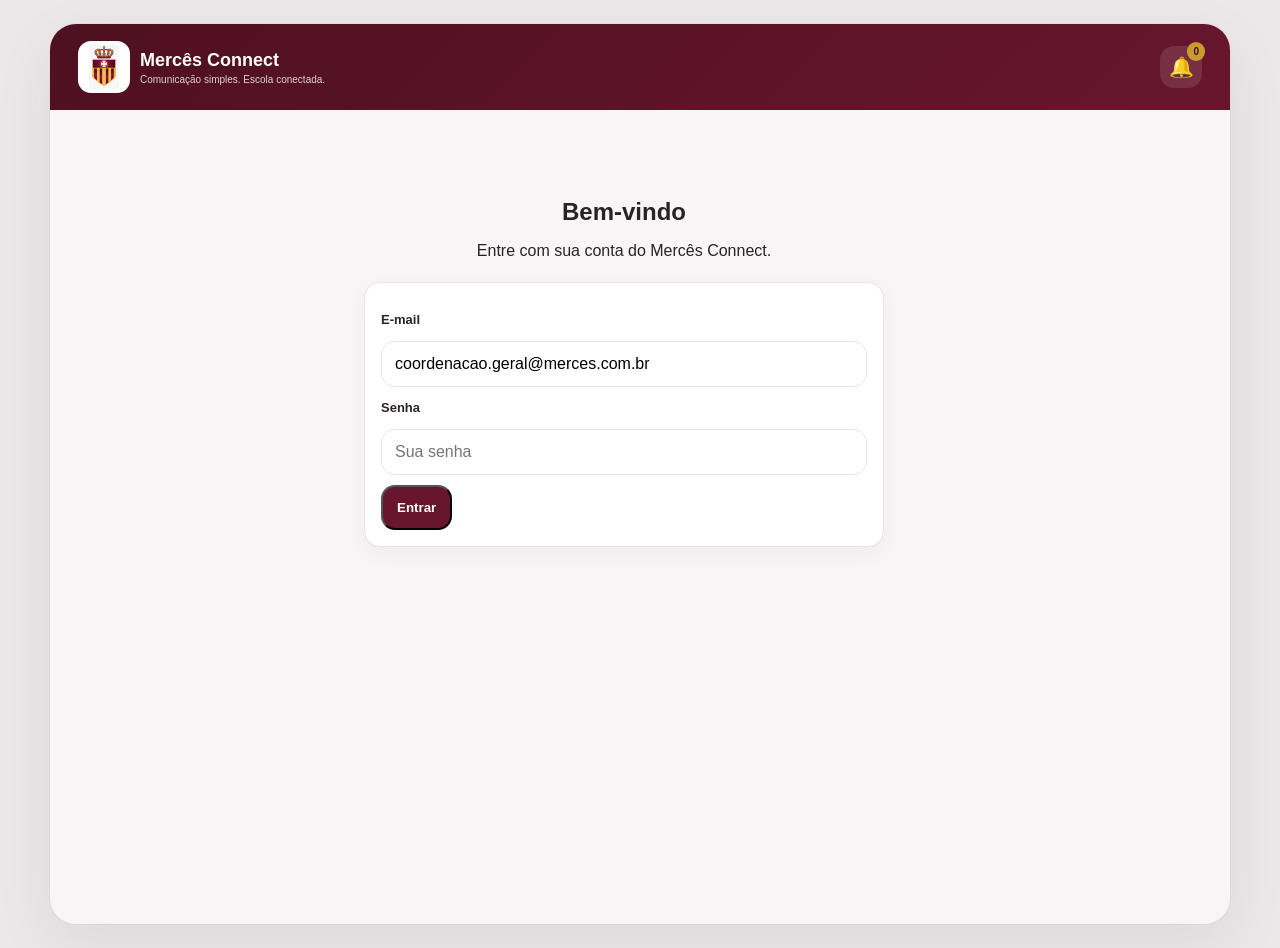
<file: index.html>
<!doctype html>
<html lang="pt-BR">
<head>
<meta charset="utf-8">
<meta name="viewport" content="width=device-width,initial-scale=1,viewport-fit=cover">
<meta name="theme-color" content="#68162d">
<title>Mercês Connect 0.9.9.4.3</title>
<style>
*{box-sizing:border-box}html,body{margin:0;min-height:100%;font-family:Arial,Helvetica,sans-serif;background:#eee9eb;color:#292326}
:root{--wine:#68162d;--wine2:#4e1021;--gold:#c99b2e;--bg:#f7f5f5;--muted:#786d71;--line:#e9e1e4}
.app{max-width:520px;min-height:100vh;margin:auto;background:var(--bg);padding-bottom:82px;box-shadow:0 0 30px #40101c20}
header{height:86px;background:linear-gradient(135deg,var(--wine2),var(--wine));display:flex;align-items:center;padding:12px 14px;color:#fff;position:sticky;top:0;z-index:5}
.logo{width:52px;height:52px;object-fit:contain;background:#fff;border-radius:13px;padding:4px}
.brand{margin-left:10px}.brand b{display:block;font-size:18px}.brand small{display:block;font-size:10px;opacity:.8;margin-top:3px}
.bell{margin-left:auto;width:42px;height:42px;border-radius:14px;background:#ffffff1c;color:#fff;display:grid;place-items:center;text-decoration:none;font-size:20px;position:relative}
.bell i{position:absolute;right:-3px;top:-4px;background:var(--gold);color:#40101c;border-radius:20px;font:700 10px Arial;padding:4px 6px}
main{padding:18px}section{display:none}#home{display:block}section:target{display:block}body:has(section:target) #home:not(:target){display:none}
.hello h1{font-size:25px;margin:3px 0 4px}.hello p,.card p{color:var(--muted);line-height:1.5;margin:0}
.student,.card,.q{background:#fff;border:1px solid var(--line);border-radius:18px;box-shadow:0 7px 22px #50152a0b}
.student{margin:17px 0;padding:13px;display:flex;align-items:center}.avatar{width:46px;height:46px;border-radius:15px;background:var(--wine);color:#fff;display:grid;place-items:center;font-weight:800}.student .info{margin-left:11px}.student b,.student small{display:block}.student small{color:var(--muted);margin-top:3px}
.switch{display:flex;background:#eee8ea;padding:4px;border-radius:14px;margin-bottom:17px}.switch a{flex:1;text-align:center;text-decoration:none;border-radius:11px;padding:9px;font-weight:700;color:var(--muted)}.switch .on{background:#fff;color:var(--wine);box-shadow:0 3px 12px #40101c12}
.quick{display:grid;grid-template-columns:1fr 1fr;gap:10px}.q{padding:15px;min-height:108px;text-decoration:none;color:#292326}.q span{font-size:11px;color:var(--muted)}.q b{font-size:27px;color:var(--wine);display:block;margin:8px 0 3px}.q strong{font-size:13px}
.section-title{display:flex;justify-content:space-between;align-items:center;margin:23px 2px 11px}.section-title h2{font-size:17px;margin:0}.link{color:var(--wine);font-weight:800;text-decoration:none;font-size:13px}
.card{padding:16px;margin-bottom:10px;text-decoration:none;color:#292326;display:block}.card h3{font-size:16px;margin:7px 0}.meta{font-size:11px;color:var(--muted)}.tag{background:#f8e9ec;color:#9b3049;padding:5px 8px;border-radius:99px;font-weight:800;margin-right:7px}
.title{display:flex;align-items:center;gap:10px;margin-bottom:16px}.title h1{font-size:22px;margin:0}.back{text-decoration:none;background:#fff;width:38px;height:38px;border-radius:12px;color:var(--wine);font-size:20px;display:grid;place-items:center}
.btn{border-radius:14px;padding:13px 14px;font-weight:800;text-decoration:none;display:block;text-align:center;margin-top:10px}.primary{background:var(--wine);color:#fff}.secondary{border:1px solid var(--line);background:#fff;color:var(--wine)}
.event{display:flex;align-items:center;gap:12px}.date{width:54px;height:56px;background:#f7eed8;color:var(--wine);border-radius:15px;display:grid;place-items:center;font-weight:900}.date small{font-size:9px;display:block}
textarea,input{width:100%;border:1px solid var(--line);border-radius:14px;padding:12px;margin-top:8px;font:inherit}textarea{min-height:92px}
nav{position:fixed;bottom:0;left:50%;transform:translateX(-50%);width:min(520px,100%);height:74px;background:#fffffff5;border-top:1px solid var(--line);display:grid;grid-template-columns:repeat(5,1fr);z-index:8}
nav a{text-decoration:none;color:#897c81;font-size:10px;display:flex;flex-direction:column;align-items:center;justify-content:center;gap:3px}nav a span{font-size:20px}nav a:hover,nav a:focus{color:var(--wine);font-weight:900}
.notice{background:#f7eed8;border:1px solid #ead7a5;color:#604916;border-radius:14px;padding:12px;margin-bottom:14px;font-size:13px}
@media(min-width:700px){body{padding:24px 0}.app{min-height:calc(100vh - 48px);border-radius:26px;overflow:hidden}nav{bottom:24px;border-radius:0 0 26px 26px}}

.login-screen{padding:8px 0 20px}.login-screen .login-brand{text-align:center;margin:18px 0 22px}
.login-screen .login-brand h1{margin:8px 0 5px}.login-screen label{display:block;font-weight:800;font-size:13px;margin:13px 0 6px}
.login-screen input{width:100%;border:1px solid var(--line);border-radius:14px;padding:13px;font:inherit}
.login-status{background:#f7eed8;border:1px solid #ead7a5;color:#604916;border-radius:14px;padding:12px;margin-top:12px;font-size:13px}
.login-status.error{background:#fdeaea;border-color:#f3c6c6;color:#8a2634}.hide{display:none!important}
.sessionbar{display:flex;justify-content:space-between;align-items:center;gap:8px;margin:0 2px 14px}.sessionbar small{color:var(--muted)}
.sessionbar button{border:0;background:none;color:var(--wine);font-weight:800;padding:6px}
.db-loading{background:#f7eed8;border:1px solid #ead7a5;color:#604916;border-radius:14px;padding:12px;margin-bottom:10px}

.mc-form label{display:block;font-weight:800;font-size:13px;margin:12px 0 6px}
.mc-form input,.mc-form textarea,.mc-form select{width:100%;border:1px solid var(--line);border-radius:14px;padding:13px;font:inherit;background:#fff;color:#292326}
.mc-form textarea{min-height:120px;resize:vertical}
.mc-form .row{display:grid;grid-template-columns:1fr 1fr;gap:10px}
.mc-feedback{border-radius:14px;padding:12px;margin-top:12px;font-size:13px}
.mc-feedback.ok{background:#eaf6ef;border:1px solid #c8e7d4;color:#24623e}
.mc-feedback.err{background:#fdeaea;border:1px solid #f3c6c6;color:#8a2634}


.read-actions{display:flex;gap:8px;align-items:center;margin-top:12px}
.read-actions .btn{margin-top:0;flex:1}
.read-state{font-size:12px;color:var(--muted);margin-top:8px}
.read-state.ok{color:#24623e;font-weight:800}

.confirm-summary{display:grid;grid-template-columns:1fr 1fr;gap:10px;margin:10px 0 14px}
.confirm-metric{background:#fff;border:1px solid var(--line);border-radius:16px;padding:14px}
.confirm-metric b{display:block;font-size:24px;color:var(--wine);margin:5px 0}
.confirm-list{display:grid;gap:9px}
.confirm-row{background:#fff;border:1px solid var(--line);border-radius:14px;padding:12px}
.confirm-row strong{display:block;margin-bottom:4px}.confirm-row small{color:var(--muted)}

.mc-msg-list{display:grid;gap:10px}
.mc-msg-row{background:#fff;border:1px solid var(--line);border-radius:16px;padding:13px}
.mc-msg-row.responsavel{border-left:4px solid var(--wine)}
.mc-msg-row.escola{border-left:4px solid #c99b2e}
.mc-msg-row strong{display:block;margin-bottom:4px}
.mc-msg-row small{color:var(--muted)}
.mc-msg-row p{margin:7px 0 0}
.mc-msg-head{display:flex;align-items:flex-start;justify-content:space-between;gap:10px}
.mc-msg-delete{border:0;background:#fff3f3;color:#8a2634;border-radius:10px;padding:6px 9px;font-size:12px;font-weight:700;cursor:pointer}
.mc-msg-delete:hover{background:#fde3e3}
.mc-msg-tools{display:flex;gap:8px;align-items:center;flex-wrap:wrap}
.mc-msg-tools select{width:auto;min-width:150px;padding:8px 10px}
.mc-msg-tools .btn{width:auto;padding:9px 12px;margin:0}
.mc-chip{display:inline-block;padding:4px 8px;border-radius:999px;background:#f7eed8;color:#6b5218;font-size:10px;font-weight:800;margin-right:6px}
.inbox-list{display:grid;gap:10px}.inbox-item{display:block;background:#fff;border:1px solid var(--line);border-radius:17px;padding:14px;text-decoration:none;color:inherit}.inbox-top{display:flex;justify-content:space-between;gap:10px}.inbox-item h3{margin:5px 0}.inbox-item p{white-space:nowrap;overflow:hidden;text-overflow:ellipsis}.inbox-dot{width:10px;height:10px;border-radius:50%;background:var(--wine);margin-top:5px}
.notif-list{display:grid;gap:10px}.notif-item{display:block;background:#fff;border:1px solid var(--line);border-radius:16px;padding:13px;text-decoration:none;color:inherit}.notif-item.unread{border-left:4px solid var(--wine)}.notif-item h3{margin:5px 0 4px;font-size:15px}.notif-item p{margin:4px 0;color:var(--muted)}.notif-item small{color:var(--muted)}.notif-type{display:inline-block;padding:4px 8px;border-radius:999px;background:#f7eed8;color:#6b5218;font-size:10px;font-weight:800}
.agenda-list{display:grid;gap:10px}
.agenda-card{background:#fff;border:1px solid var(--line);border-radius:16px;padding:14px}
.agenda-date{display:flex;justify-content:space-between;gap:10px;align-items:flex-start}
.agenda-date strong{color:var(--wine)}
.agenda-form label{display:block;font-weight:800;font-size:13px;margin:12px 0 6px}
.agenda-form input,.agenda-form textarea,.agenda-form select{width:100%;border:1px solid var(--line);border-radius:14px;padding:12px;font:inherit;background:#fff}
.agenda-form textarea{min-height:90px}

/* === 0.6.6: layout responsivo para desktop sem alterar a lógica === */
@media (min-width: 900px){
  body{
    background:#ece8ea;
  }

  /* corrige a regra antiga que prendia o menu no rodapé em telas largas */
  nav{
    bottom:auto !important;
    border-radius:0 !important;
  }

  .app{
    max-width:1180px !important;
    min-height:100vh;
    margin:0 auto;
    background:var(--bg);
    box-shadow:0 0 0 1px rgba(0,0,0,.03),0 20px 60px rgba(40,20,30,.08);
    padding-bottom:24px !important;
  }

  header{
    position:sticky;
    top:0;
    z-index:20;
    min-height:84px;
    padding:16px 28px !important;
  }

  main{
    padding:22px 32px 28px !important;
  }

  /* Conteúdo ganha largura de sistema web */
  main > section{
    max-width:none !important;
  }

  /* Cards e atalhos aproveitam melhor a tela */
  .quick{
    grid-template-columns:repeat(4,minmax(0,1fr)) !important;
    gap:14px !important;
  }

  .grid{
    grid-template-columns:repeat(3,minmax(0,1fr)) !important;
    gap:14px !important;
  }

  .card,
  .agenda-card,
  .inbox-item,
  .notif-item,
  .mc-msg-row{
    border-radius:16px;
  }

  /* Escola fica com visual de dashboard */
  #escola .quick{
    grid-template-columns:repeat(4,minmax(0,1fr)) !important;
  }

  /* Comunicação / agenda em colunas quando há espaço */
  #mcComunicados,
  #mcRespComunicados,
  #mcAvisosReais,
  #mcAgendaLista,
  #mcInbox,
  #mcNotifList{
    width:100%;
  }

  #mcComunicados > .card,
  #mcRespComunicados > .card,
  #mcAvisosReais > .card{
    margin-bottom:14px;
  }

  .agenda-list,
  .inbox-list,
  .notif-list{
    grid-template-columns:repeat(2,minmax(0,1fr)) !important;
    gap:14px !important;
  }

  /* Formulários deixam de parecer tela estreita de celular */
  .mc-form,
  .agenda-form{
    max-width:820px;
  }

  .mc-form .row{
    grid-template-columns:repeat(2,minmax(0,1fr)) !important;
    gap:14px;
  }

  /* Caixa de conversa mais confortável no PC */
  #chat .card,
  #conversas-escola .card{
    max-width:900px;
  }

  .mc-msg-list{
    max-width:900px;
  }

  /* 0.9.9.4: navegação desktop horizontal, logo abaixo do cabeçalho */
  nav{
    position:relative !important;
    left:auto !important;
    transform:none !important;
    top:auto !important;
    bottom:auto !important;
    width:100% !important;
    height:62px !important;
    display:flex !important;
    align-items:center;
    justify-content:center;
    gap:7px;
    padding:8px 32px !important;
    border:0 !important;
    border-bottom:1px solid var(--line) !important;
    border-radius:0 !important;
    background:rgba(255,255,255,.97) !important;
    box-shadow:0 8px 22px rgba(45,25,35,.06);
    z-index:19;
    backdrop-filter:blur(8px);
  }

  nav a,
  nav button{
    min-height:44px;
    width:auto !important;
    flex:0 1 auto;
    display:flex !important;
    flex-direction:row !important;
    align-items:center;
    justify-content:center;
    gap:8px;
    border-radius:12px;
    padding:9px 15px !important;
    text-align:center;
    font-size:12px !important;
    font-weight:700;
    color:#6f6267;
    transition:.18s ease;
  }

  nav a span,
  nav button span{
    margin:0 !important;
    min-width:auto !important;
    font-size:18px !important;
    line-height:1;
  }

  nav a:hover,
  nav a:focus,
  nav a.mc-nav-active{
    background:#f6ecef !important;
    color:var(--wine) !important;
    font-weight:900;
  }

  nav a.mc-nav-active{
    box-shadow:inset 0 0 0 1px #ead9df;
  }

  #appMain{
    padding-left:32px !important;
    padding-right:32px !important;
  }

  #loginMain{
    padding-left:0 !important;
  }

  /* Login centralizado e mais elegante no desktop */
  #loginMain .login-screen{
    max-width:520px;
    margin:40px auto;
  }

  /* títulos respiram mais */
  .title h1,
  .hello h1{
    font-size:28px !important;
  }
}

@media (min-width: 1200px){
  .agenda-list,
  .inbox-list,
  .notif-list{
    grid-template-columns:repeat(3,minmax(0,1fr)) !important;
  }
}


/* 0.6.6.1 mobile performance */
@media (max-width:899px){
  main > section:not(.active){
    content-visibility:auto;
    contain-intrinsic-size:700px;
  }
}


.admin-grid{display:grid;grid-template-columns:repeat(2,minmax(0,1fr));gap:10px;margin:14px 0}
.admin-metric{background:#fff;border:1px solid var(--line);border-radius:16px;padding:14px}
.admin-metric small{color:var(--muted);font-size:11px;font-weight:800}
.admin-metric b{display:block;color:var(--wine);font-size:28px;margin-top:6px}
.admin-list{display:grid;gap:10px}.admin-row{background:#fff;border:1px solid var(--line);border-radius:15px;padding:13px}
.admin-row strong{display:block;margin-bottom:4px}.admin-row small{color:var(--muted)}
.admin-tabs{display:flex;gap:8px;flex-wrap:wrap;margin:14px 0}
.admin-tabs button{border:1px solid var(--line);background:#fff;color:var(--wine);border-radius:999px;padding:9px 13px;font-weight:800}
.admin-tabs button.on{background:var(--wine);color:#fff;border-color:var(--wine)}
.admin-panel{display:none}.admin-panel.on{display:block}
.admin-form label{display:block;font-weight:800;font-size:13px;margin:12px 0 6px}
.admin-form select{width:100%;border:1px solid var(--line);border-radius:13px;padding:12px;background:#fff;font:inherit}
.admin-note{background:#f7eed8;border:1px solid #ead7a5;color:#604916;border-radius:14px;padding:12px;margin:10px 0;font-size:13px}
@media(min-width:900px){.admin-grid{grid-template-columns:repeat(4,minmax(0,1fr))}}


.prof-grid{display:grid;grid-template-columns:repeat(2,minmax(0,1fr));gap:10px;margin:14px 0}
.prof-card{background:#fff;border:1px solid var(--line);border-radius:16px;padding:14px}
.prof-card b{display:block;color:var(--wine);font-size:24px;margin-top:5px}
@media(min-width:900px){.prof-grid{grid-template-columns:repeat(3,minmax(0,1fr))}}


.aprov-list{display:grid;gap:12px}.aprov-card{background:#fff;border:1px solid var(--line);border-radius:16px;padding:15px}.aprov-card h3{margin:7px 0}.aprov-actions{display:flex;gap:8px;flex-wrap:wrap;margin-top:12px}.aprov-actions .btn{margin-top:0;flex:1}.badge-wait,.badge-ok,.badge-no{display:inline-block;padding:5px 8px;border-radius:999px;font-size:10px;font-weight:800}.badge-wait{background:#fff3cd;color:#7a5a00}.badge-ok{background:#e8f5ec;color:#24623e}.badge-no{background:#fdeaea;color:#8a2634}
.batch-box{background:#fff;border:1px solid var(--line);border-radius:16px;padding:15px;margin:12px 0}.batch-box textarea{min-height:180px}.batch-preview{display:grid;gap:7px;margin-top:12px}.batch-name{padding:9px 11px;background:#f7f7f7;border-radius:10px;font-size:13px}.batch-summary{font-weight:800;color:var(--wine);margin-top:10px}
.aluno-actions{display:flex;gap:7px;flex-wrap:wrap;margin-top:9px}
.aluno-move-box{display:none;gap:7px;align-items:center;margin-top:9px}
.aluno-move-box.on{display:flex}
.aluno-move-box select{flex:1;min-width:170px}
.aluno-feedback{font-size:12px;margin-top:7px;color:var(--muted)}

.resp-tools{display:grid;gap:10px;margin-bottom:14px}
.resp-link-card{background:#fff;border:1px solid var(--line);border-radius:16px;padding:14px}
.resp-children{display:flex;gap:6px;flex-wrap:wrap;margin-top:8px}
.resp-child{display:inline-flex;align-items:center;gap:6px;background:#f7f7f7;border-radius:999px;padding:6px 9px;font-size:12px}
.resp-child button{border:0;background:transparent;color:var(--wine);font-weight:900;cursor:pointer}
@media(min-width:900px){.resp-tools{grid-template-columns:1fr 1fr}}

.prof-tools{display:grid;gap:10px;margin-bottom:14px}
.prof-link-card{background:#fff;border:1px solid var(--line);border-radius:16px;padding:14px}
.prof-turmas{display:flex;gap:6px;flex-wrap:wrap;margin-top:8px}
.prof-turma{display:inline-flex;align-items:center;gap:6px;background:#f7f7f7;border-radius:999px;padding:6px 9px;font-size:12px}
.prof-turma button{border:0;background:transparent;color:var(--wine);font-weight:900;cursor:pointer}
.prof-actions{display:flex;gap:8px;flex-wrap:wrap;margin-top:10px}
@media(min-width:900px){.prof-tools{grid-template-columns:1fr 1fr}}

.profile-choice{max-width:620px;margin:34px auto}
.profile-choice h1{text-align:center;margin-bottom:6px}
.profile-choice>p{text-align:center;color:var(--muted);margin-bottom:18px}
.profile-options{display:grid;gap:10px}
.profile-option{width:100%;border:1px solid var(--line);background:#fff;border-radius:17px;padding:16px;text-align:left;cursor:pointer;font:inherit}
.profile-option strong{display:block;color:var(--wine);font-size:16px;margin-bottom:4px}
.profile-option small{color:var(--muted)}
.orientation-hidden{display:none!important}

.turma-form{display:grid;gap:10px;margin-bottom:14px}
.turma-row{background:#fff;border:1px solid var(--line);border-radius:16px;padding:14px}
.turma-actions{display:flex;gap:8px;flex-wrap:wrap;margin-top:10px}
.turma-edit-box{display:none;gap:8px;grid-template-columns:1fr 150px auto auto;margin-top:10px;align-items:end}
.turma-edit-box.on{display:grid}
@media(max-width:650px){.turma-edit-box{grid-template-columns:1fr}.turma-form{grid-template-columns:1fr}}
@media(min-width:700px){.turma-form{grid-template-columns:1fr 180px auto}}

.dest-box{border:1px solid var(--line);border-radius:14px;padding:12px;margin-top:8px;background:#fff}
.dest-all{display:flex;align-items:center;gap:9px;font-weight:800;padding-bottom:9px;border-bottom:1px solid var(--line)}
.dest-list{display:grid;grid-template-columns:repeat(2,minmax(0,1fr));gap:8px;margin-top:10px}
.dest-item{display:flex;align-items:center;gap:8px;padding:8px 9px;background:#f7f7f7;border-radius:10px;font-size:13px}
.dest-box input[type="checkbox"]{width:auto;margin:0}
@media(max-width:560px){.dest-list{grid-template-columns:1fr}}
.prof-recebidos{margin-top:18px}

.segment-group{margin:18px 0}
.segment-title{display:flex;align-items:center;justify-content:space-between;gap:10px;margin:0 0 10px}
.segment-title h3{margin:0;color:var(--wine)}
.turno-group{margin:12px 0 18px}
.turno-label{font-size:12px;font-weight:900;color:var(--muted);text-transform:uppercase;letter-spacing:.04em;margin:0 0 8px}
.turma-meta-tags{display:flex;gap:6px;flex-wrap:wrap;margin-top:7px}
.turma-meta-tag{font-size:10px;font-weight:800;padding:4px 7px;border-radius:999px;background:#f2eef0;color:var(--wine)}
.coord-tools{display:grid;gap:10px}
.coord-vinculos{display:flex;gap:6px;flex-wrap:wrap;margin-top:8px}
.coord-chip{display:inline-flex;align-items:center;gap:5px;background:#f7f7f7;border-radius:999px;padding:6px 9px;font-size:12px}
.coord-chip button{border:0;background:transparent;color:var(--wine);cursor:pointer;font-weight:900}
@media(min-width:800px){.coord-tools{grid-template-columns:1fr 1fr auto}}

.agenda-tabs{display:flex;gap:8px;flex-wrap:wrap;margin:12px 0 18px}
.agenda-tabs button{border:1px solid var(--line);background:#fff;border-radius:999px;padding:9px 13px;font:inherit;font-weight:800;cursor:pointer}
.agenda-tabs button.on{background:var(--wine);color:#fff;border-color:var(--wine)}
.agenda-panel{display:none}
.agenda-panel.on{display:block}
.month-block{margin:18px 0}
.month-block h3{margin:0 0 10px;color:var(--wine)}
.circular-card{border-left:4px solid var(--wine)}
.circular-head{display:flex;justify-content:space-between;gap:10px;align-items:flex-start}
.circular-status{font-size:11px;font-weight:900;border-radius:999px;padding:5px 8px;background:#f2eef0;color:var(--wine);white-space:nowrap}
.circular-status.lida{background:#eef6ef;color:#2d6a39}
.circular-content{display:none;margin-top:12px}
.circular-content.on{display:block}

.mc-quickbar{display:grid;grid-template-columns:repeat(4,minmax(0,1fr));gap:5px;padding:2px 0 10px;margin:4px 0 14px}
.mc-quickbar a{min-width:0;display:flex;align-items:center;justify-content:center;gap:3px;text-align:center;text-decoration:none;border:1px solid var(--line);background:#fff;color:var(--wine);border-radius:10px;padding:8px 3px;font-weight:800;font-size:11px;line-height:1.15;box-shadow:0 2px 7px rgba(0,0,0,.04)}
.mc-quickbar a.mc-quick-calendar{background:var(--wine);color:#fff;border-color:var(--wine)}
@media(min-width:520px){.mc-quickbar{gap:8px}.mc-quickbar a{font-size:12px;padding:9px 6px}}
</style>
<link rel="preconnect" href="https://zvmotobhqxwngpofiyxo.supabase.co" crossorigin>
<link rel="dns-prefetch" href="https://zvmotobhqxwngpofiyxo.supabase.co">
<link rel="manifest" href="./manifest.webmanifest">
<meta name="apple-mobile-web-app-capable" content="yes">
<meta name="apple-mobile-web-app-status-bar-style" content="default">
<meta name="apple-mobile-web-app-title" content="Mercês Connect">
<link rel="apple-touch-icon" href="./icon-192.png">
</head>
<body>
<div class="app">
<header>
<img src="[data-uri]" class="logo" alt="Logo Mercês">
<div class="brand"><b>Mercês Connect</b><small>Comunicação simples. Escola conectada.</small></div>
<a class="bell" href="#central-notificacoes">🔔<i id="mcBellCount">0</i></a>
</header>
<nav id="bottomNav" class="hide"><a href="#home"><span>🏠</span>Início</a><a href="#avisos"><span>📢</span>Comunicados</a><a href="#chat"><span>💬</span>Conversas</a><a href="#agenda"><span>📅</span>Agenda</a><a href="#aprovacoes"><span>✅</span>Aprovações</a><a href="#admin"><span>⚙️</span>Admin</a><a href="#perfil"><span>👤</span>Perfil</a></nav>

<main id="loginMain">
<section id="loginReal" style="display:block">
<div class="login-screen">
  <div class="login-brand">
    <h1>Bem-vindo</h1>
    <p>Entre com sua conta do Mercês Connect.</p>
  </div>
  <div class="card">
    <label for="mcEmail">E-mail</label>
    <input id="mcEmail" type="email" value="coordenacao.geral@merces.com.br" autocomplete="username">
    <label for="mcSenha">Senha</label>
    <input id="mcSenha" type="password" placeholder="Sua senha" autocomplete="current-password">
    <button id="mcEntrar" class="btn primary" type="button">Entrar</button>
    <div id="mcStatus" class="login-status hide"></div>
  </div>
</div>
</section>
</main>
<main id="profileMain" class="hide">
<section style="display:block">
  <div class="profile-choice">
    <h1>Como deseja acessar?</h1>
    <p>Escolha o perfil que você quer usar agora.</p>
    <div id="mcProfileOptions" class="profile-options"></div>
    <button id="mcCancelarPerfil" class="btn secondary" type="button">Cancelar</button>
  </div>
</section>
</main>
<main id="appMain" class="hide">
<div id="mcQuickBar" class="mc-quickbar">
<a href="#home">⌂ Início</a>
<a href="#agenda" class="mc-quick-calendar" data-quick-agenda="calendario">📅 Calendário Anual</a>
<a href="#agenda" data-quick-agenda="circulares">📋 Circulares</a>
<a href="#chat">💬 Mensagens</a>
</div>
<section id="home">
<div class="hello"><h1>Bem-vindo(a)!</h1><p>Aqui está o que importa hoje.</p></div>

<div class="quick">
<a class="q" href="#avisos"><span>COMUNICAÇÃO</span><b id="mcComunicadosPendentes">0</b><strong id="mcComunicadosPendentesTexto">Nenhuma pendência</strong></a>
<a class="q" id="mcAbrirMensagensResp" href="#chat"><span>MENSAGENS</span><b id="mcRespUnread">0</b><strong id="mcRespUnreadText">Nenhuma nova</strong></a>
<a class="q" href="#agenda"><span>AGENDA</span><b id="mcAgendaProximos">0</b><strong>Próximos eventos</strong></a>
</div>

</section>


<section id="avisos">
  <div class="title"><a class="back" href="#home">←</a><h1>Comunicados</h1></div>
  <p>Comunicados destinados à sua turma.</p>
  <div id="mcAvisosReais"><div class="db-loading">Carregando comunicados...</div></div>
</section>




<section id="confirmado"><div class="title"><a class="back" href="#comunicado">←</a><h1>Leitura confirmada</h1></div><div class="notice">✓ Sua confirmação foi registrada nesta demonstração.</div><div class="card"><h3>Reunião de Pais e Responsáveis</h3><p>Obrigado por confirmar a leitura.</p></div></section>
<section id="resposta"><div class="title"><a class="back" href="#comunicado">←</a><h1>Resposta enviada</h1></div><div class="notice">Mensagem enviada na demonstração.</div></section>




<section id="conversas-escola"><div class="title"><a class="back" href="#escola">←</a><h1>Caixa de Conversas</h1></div><p>Mensagens recentes organizadas por aluno.</p><div id="mcInbox"><div class="db-loading">Carregando conversas...</div></div></section><section id="chat">
  <div class="title"><a class="back" id="mcChatVoltar" href="#home">←</a><h1 id="mcChatTitulo">Conversas do aluno</h1></div>

  <div class="card mc-form">
    <label for="mcAlunoMsg">Aluno</label>
    <select id="mcAlunoMsg">
      <option value="">Carregando alunos...</option>
    </select>

    <label for="mcCategoriaMsg">Categoria</label>
    <select id="mcCategoriaMsg">
      <option value="geral">Geral</option>
      <option value="atraso_saida">Atraso / Saída</option>
      <option value="saude">Saúde</option>
      <option value="pedagogico">Pedagógico</option>
      <option value="ocorrencia">Ocorrência</option>
    </select>

    <label for="mcTextoMsg">Mensagem</label>
    <textarea id="mcTextoMsg" placeholder="Escreva a mensagem..."></textarea>

    <button id="mcEnviarMsg" class="btn primary" type="button">Enviar mensagem</button>
    <div id="mcMsgStatus" class="mc-feedback hide"></div>
  </div>

  <div class="section-title"><h2>Histórico</h2><span class="meta">Aluno selecionado</span></div>
  <div id="mcLimpezaMensagens" class="card hide">
    <div class="mc-msg-tools">
      <strong>Limpar mensagens antigas</strong>
      <select id="mcLimpezaDias">
        <option value="30">Mais de 30 dias</option>
        <option value="60">Mais de 60 dias</option>
        <option value="90" selected>Mais de 90 dias</option>
        <option value="180">Mais de 180 dias</option>
        <option value="365">Mais de 1 ano</option>
      </select>
      <button id="mcLimparMensagens" class="btn secondary" type="button">Limpar antigas</button>
    </div>
    <p class="meta">As mensagens saem da visualização, mas permanecem registradas no banco.</p>
  </div>
  <div id="mcHistoricoMsg"><div class="db-loading">Selecione um aluno para carregar o histórico.</div></div>
</section>



<section id="agenda">
  <div class="title"><a class="back" href="#home">←</a><h1>Agenda</h1></div>
  <div id="mcAgendaToolbar"></div>
  <div class="agenda-tabs">
    <button class="on" type="button" data-agenda-tab="calendario">Calendário anual</button>
    <button type="button" data-agenda-tab="circulares">Circulares importantes</button>
  </div>
  <div id="mcAgendaCalendario" class="agenda-panel on" data-agenda-anchor="calendario">
    <div id="mcAgendaLista"><div class="db-loading">Carregando calendário...</div></div>
  </div>
  <div id="mcAgendaCirculares" class="agenda-panel" data-agenda-anchor="circulares">
    <div id="mcCircularesLista"><div class="db-loading">Carregando circulares...</div></div>
  </div>
</section>

<section id="novo-evento">
  <div class="title"><a class="back" href="#agenda">←</a><h1>Novo evento</h1></div>
  <div class="card agenda-form">
    <label for="mcAgendaTitulo">Título</label>
    <input id="mcAgendaTitulo" placeholder="Ex.: Reunião de Pais">

    <label for="mcAgendaDescricao">Descrição</label>
    <textarea id="mcAgendaDescricao" placeholder="Detalhes do evento..."></textarea>

    <label for="mcAgendaTurma">Turma</label>
    <select id="mcAgendaTurma"><option value="">Carregando turmas...</option></select>

    <label for="mcAgendaInicio">Data e horário</label>
    <input id="mcAgendaInicio" type="datetime-local">

    <button id="mcAgendaSalvar" class="btn primary" type="button">Salvar evento</button>
    <div id="mcAgendaStatus" class="mc-feedback hide"></div>
  </div>
</section>




<section id="aprovacoes">
<div class="title"><a class="back" href="#escola">←</a><h1>Aprovações</h1></div>
<p>Revise os comunicados enviados pelos professores.</p>
<div id="mcAprovacoesLista"><div class="db-loading">Carregando pendências...</div></div>
</section>
<section id="admin">
  <div class="title"><a class="back" href="#escola">←</a><h1>Administração</h1></div>
  <p>Gerencie a estrutura do Mercês Connect.</p>
  <div class="admin-grid">
    <div class="admin-metric"><small>TURMAS</small><b id="admQtdTurmas">—</b></div>
    <div class="admin-metric"><small>ALUNOS</small><b id="admQtdAlunos">—</b></div>
    <div class="admin-metric"><small>RESPONSÁVEIS</small><b id="admQtdResponsaveis">—</b></div>
    <div class="admin-metric"><small>PROFESSORES</small><b id="admQtdProfessores">—</b></div>
  </div>
  <div class="admin-tabs">
    <button class="on" data-admin-tab="turmas">Turmas</button>
    <button data-admin-tab="alunos">Alunos</button>
    <button data-admin-tab="responsaveis">Responsáveis</button>
    <button data-admin-tab="professores">Professores</button>
    <button data-admin-tab="coordenacao">Coordenação</button>
    <button data-admin-tab="vinculos">Professor ↔ Turma</button>
  </div>
  <div id="admTurmas" class="admin-panel on">
  <div class="card admin-form">
    <h3>Nova turma</h3>
    <div class="turma-form">
      <div><label for="admNovaTurmaNome">Nome da turma</label><input id="admNovaTurmaNome" placeholder="Ex.: 702"></div>
      <div><label for="admNovaTurmaAno">Ano letivo</label><input id="admNovaTurmaAno" type="number" min="2020" max="2100" value="2026"></div>
      <div>
        <label for="admNovaTurmaSegmento">Segmento</label>
        <select id="admNovaTurmaSegmento">
          <option value="">Selecione</option>
          <option value="educacao_infantil">Educação Infantil</option>
          <option value="fundamental_1">Fundamental I</option>
          <option value="fundamental_2">Fundamental II</option>
          <option value="ensino_medio">Ensino Médio</option>
        </select>
      </div>
      <div>
        <label for="admNovaTurmaTurno">Turno</label>
        <select id="admNovaTurmaTurno">
          <option value="">Selecione</option>
          <option value="manha">Manhã</option>
          <option value="tarde">Tarde</option>
          <option value="integral">Integral</option>
        </select>
      </div>
      <div style="align-self:end"><button id="admCriarTurma" class="btn primary" type="button">Cadastrar turma</button></div>
    </div>
    <div id="admTurmaStatus" class="mc-feedback hide"></div>
  </div>
  <div class="section-title"><h2>Turmas cadastradas</h2></div>
  <div id="admListaTurmas"><div class="db-loading">Carregando...</div></div>
</div>
  <div id="admAlunos" class="admin-panel"><div class="batch-box"><h3>Importar alunos em lote</h3><p class="meta">Escolha a turma e cole um nome por linha.</p><label>Turma</label><select id="admImportTurma"><option value="">Selecione a turma</option></select><label style="display:block;margin-top:10px">Nomes dos alunos</label><textarea id="admImportNomes" placeholder="Ana Souza&#10;Bruno Lima&#10;Carla Ribeiro"></textarea><div style="display:flex;gap:8px;flex-wrap:wrap;margin-top:10px"><button id="admPreverImportacao" class="btn secondary" type="button">Conferir lista</button><button id="admConfirmarImportacao" class="btn primary" type="button" disabled>Cadastrar alunos</button></div><div id="admImportStatus" class="mc-feedback hide"></div><div id="admImportPreview"></div></div><div class="section-title"><h2>Alunos cadastrados</h2></div>
<div class="batch-box">
  <input id="admBuscaAluno" placeholder="Buscar aluno pelo nome">
  <select id="admFiltroTurma" style="margin-top:8px"><option value="">Todas as turmas</option></select>
  <div id="admAlunoContador" class="batch-summary"></div>
</div>
<div id="admListaAlunos"><div class="db-loading">Carregando...</div></div></div>
  <div id="admResponsaveis" class="admin-panel">
  <div class="admin-note">O login do responsável continua sendo criado de forma segura no Supabase Authentication. Aqui você gerencia os vínculos Responsável ↔ Aluno.</div>

  <div class="card admin-form">
    <h3>Vincular responsável a aluno</h3>
    <div class="resp-tools">
      <div>
        <label for="admRespSelect">Responsável</label>
        <select id="admRespSelect"><option value="">Selecione o responsável</option></select>
      </div>
      <div>
        <label for="admRespAlunoSelect">Aluno</label>
        <select id="admRespAlunoSelect"><option value="">Selecione o aluno</option></select>
      </div>
    </div>
    <button id="admSalvarRespAluno" class="btn primary" type="button">Vincular responsável ao aluno</button>
    <div id="admRespStatus" class="mc-feedback hide"></div>
  </div>

  <div class="batch-box">
    <input id="admBuscaResponsavel" placeholder="Buscar responsável por nome ou e-mail">
    <div id="admRespContador" class="batch-summary"></div>
  </div>

  <div id="admListaResponsaveis"><div class="db-loading">Carregando...</div></div>
</div>
  <div id="admProfessores" class="admin-panel">
  <div class="admin-note">O login do professor continua sendo criado de forma segura no Supabase Authentication. Aqui você gerencia status e vínculos Professor ↔ Turma.</div>

  <div class="batch-box">
    <input id="admBuscaProfessor" placeholder="Buscar professor por nome ou e-mail">
    <div id="admProfContador" class="batch-summary"></div>
  </div>

  <div class="card admin-form">
    <h3>Vincular professor a turma</h3>
    <div class="prof-tools">
      <div>
        <label for="admProfessorGestao">Professor</label>
        <select id="admProfessorGestao"><option value="">Selecione o professor</option></select>
      </div>
      <div>
        <label for="admTurmaGestao">Turma</label>
        <select id="admTurmaGestao"><option value="">Selecione a turma</option></select>
      </div>
    </div>
    <button id="admSalvarProfTurma" class="btn primary" type="button">Vincular professor à turma</button>
    <div id="admProfStatus" class="mc-feedback hide"></div>
  </div>

  <div id="admListaProfessores"><div class="db-loading">Carregando...</div></div>
</div>
  <div id="admCoordenacao" class="admin-panel">
    <div class="admin-note">Coordenação Geral continua com acesso amplo. Quando um coordenador tiver turmas vinculadas aqui, o sistema poderá usar esse vínculo como escopo de atuação.</div>
    <div class="card admin-form">
      <h3>Vincular Coordenação ↔ Turma</h3>
      <div class="coord-tools">
        <div>
          <label for="admCoordSelect">Coordenador(a)</label>
          <select id="admCoordSelect"><option value="">Selecione</option></select>
        </div>
        <div>
          <label for="admCoordTurmaSelect">Turma</label>
          <select id="admCoordTurmaSelect"><option value="">Selecione</option></select>
        </div>
        <div style="align-self:end">
          <button id="admSalvarCoordTurma" class="btn primary" type="button">Vincular</button>
        </div>
      </div>
      <div id="admCoordStatus" class="mc-feedback hide"></div>
    </div>
    <div class="section-title"><h2>Coordenações cadastradas</h2></div>
    <div id="admListaCoordenacao"><div class="db-loading">Carregando...</div></div>
  </div>
  <div id="admVinculos" class="admin-panel">
    <div class="card admin-form">
      <label for="admProfessor">Professor</label><select id="admProfessor"><option value="">Selecione</option></select>
      <label for="admTurma">Turma</label><select id="admTurma"><option value="">Selecione</option></select>
      <button id="admSalvarVinculo" class="btn primary" type="button">Vincular professor à turma</button>
      <div id="admStatus" class="mc-feedback hide"></div>
    </div>
    <div id="admListaVinculos"><div class="db-loading">Carregando...</div></div>
  </div>
</section>
<section id="perfil"><div class="title"><a class="back" id="mcPerfilVoltar" href="#home">←</a><h1>Perfil</h1></div><div class="card" style="text-align:center"><div id="mcPerfilAvatar" class="avatar" style="margin:auto">U</div><h3 id="mcPerfilNome">Usuário</h3><p id="mcPerfilDetalhe">Carregando perfil...</p></div>
<div class="card" style="margin-top:16px">
  <div class="card" id="mcPushCard" style="text-align:left;margin-top:12px">
    <h3 style="margin-top:0">🔔 Notificações no celular</h3>
    <p id="mcPushStatus">Verificando disponibilidade...</p>
    <button id="mcAtivarPush" class="btn primary" type="button" style="width:100%">Ativar notificações</button>
  </div>
  <button id="mcTrocarPerfil" class="btn secondary hide" type="button" style="width:100%;margin-bottom:10px">Trocar perfil</button>
  <button id="mcSairPerfil" class="btn" type="button" style="width:100%">Sair da conta</button>
</div>
</section>

<section id="central-notificacoes"><div class="title"><a class="back" href="#home">←</a><h1>Notificações</h1></div><p>Pendências e novidades do Mercês Connect.</p><div id="mcNotifList"><div class="db-loading">Carregando notificações...</div></div></section>


<section id="professor-home">
  <div class="hello"><h1>Área do Professor</h1><p>Suas turmas e atividades do dia.</p></div>
  <div class="quick" style="margin:14px 0">
    <a class="q" id="mcAbrirMensagemProfessor" href="#chat"><span>MENSAGENS</span><b id="mcProfessorUnread">0</b><strong id="mcProfessorUnreadText">Nenhuma nova</strong></a>
    <a class="q" href="#agenda"><span>AGENDA</span><b>□</b><strong>Eventos</strong></a>
    <a class="q" href="#professor-novo-comunicado"><span>COMUNICADOS</span><b>+</b><strong>Criar comunicado</strong></a>
  </div>
  <div id="mcProfessorResumo"><div class="db-loading">Carregando suas turmas...</div></div>
  <a class="card" href="#conversas-escola" style="display:block;text-decoration:none;margin-top:14px">
    <strong>💬 Conversas recebidas</strong>
    <p>Veja mensagens e históricos dos alunos das suas turmas.</p>
  </a>
</section>

<section id="professor-novo-comunicado">
<div class="title"><a class="back" href="#professor-home">←</a><h1>Novo comunicado</h1></div>
<p>Será enviado para aprovação da Coordenação antes da publicação.</p>
<div class="card mc-form">
<label for="profComTitulo">Título</label><input id="profComTitulo" maxlength="140" placeholder="Título">
<label for="profComConteudo">Mensagem</label><textarea id="profComConteudo" placeholder="Escreva o comunicado..."></textarea>
<label for="profComTurma">Turma</label><select id="profComTurma"><option value="">Carregando...</option></select>
<label for="profComPrioridade">Prioridade</label><select id="profComPrioridade"><option value="normal">Normal</option><option value="importante">Importante</option><option value="urgente">Urgente</option></select>
<button id="profEnviarAprovacao" class="btn primary" type="button">Enviar para aprovação</button>
<div id="profComStatus" class="mc-feedback hide"></div>
</div>
<div class="section-title"><h2>Meus comunicados</h2><span class="meta">Enviados por você</span></div>
<div id="profMeusComunicados"><div class="db-loading">Carregando...</div></div>

<div class="prof-recebidos">
  <div class="section-title"><h2>Comunicados da escola</h2><span class="meta">Minhas turmas</span></div>
  <div id="profComunicadosRecebidos"><div class="db-loading">Carregando...</div></div>
</div>
</section>
<section id="escola">
<div style="margin:12px 0 18px">
  <a href="#novo" class="btn primary" style="display:block;text-align:center;text-decoration:none">
    ＋ Novo comunicado
  </a>
</div>
<div class="sessionbar"><small id="mcUser">Usuário autenticado</small><button id="mcSair" type="button">Sair</button></div><div class="quick"><a class="q" id="mcAbrirMensagemEscola" href="#chat"><span>MENSAGENS</span><b id="mcInboxCount">—</b><strong>Enviar mensagem</strong></a><a class="q" href="#novo"><span>COMUNICAÇÃO</span><b>+</b><strong>Novo comunicado</strong></a></div><div class="hello"><h1>Painel da Escola</h1><p>Comunicação objetiva em poucos passos.</p></div>
<div class="quick" style="margin-top:17px"><a class="q" href="#novo"><span>COMUNICADOS</span><b>+</b><strong>Novo comunicado</strong></a><a class="q" href="#relatorio"><span>LEITURA</span><b>✓</b><strong>Confirmações</strong></a><a class="q" href="#conversas-escola"><span>ATENDIMENTO</span><b id="mcEscolaConversas">0</b><strong>Conversas recebidas</strong></a><a class="q" href="#agenda"><span>AGENDA</span><b id="mcEscolaAgendaProximos">0</b><strong>Eventos próximos</strong></a></div>
<div id="mcComunicados" class="hide"></div><a class="card" href="#admin" style="display:block;text-decoration:none;margin:14px 0">
      <strong>⚙ Administração</strong>
      <p>Turmas, alunos, responsáveis, professores e vínculos.</p>
    </a>
<a class="card" href="#aprovacoes" style="display:block;text-decoration:none;margin:14px 0"><strong>📝 Aprovações pendentes</strong><p><span id="mcAprovPendCount">0</span> comunicado(s) aguardando revisão.</p></a></section>


<section id="novo">
  <div class="title"><a class="back" href="#escola">←</a><h1>Novo comunicado</h1></div>
  <div class="card mc-form">
    <label for="mcTitulo">Título</label>
    <input id="mcTitulo" maxlength="140" placeholder="Ex.: Reunião de Pais">

    <label for="mcConteudo">Mensagem</label>
    <textarea id="mcConteudo" placeholder="Escreva o comunicado..."></textarea>

    <label>Destinatários</label>
    <div class="dest-box">
      <label class="dest-all"><input id="mcTodasTurmas" type="checkbox"> Todas as turmas</label>
      <div id="mcTurmasMulti" class="dest-list"><span class="meta">Carregando turmas...</span></div>
    </div>
    <div id="mcDestResumo" class="read-state">Nenhuma turma selecionada.</div>

    <div class="row">
      <div>
        <label for="mcTipoPublicacao">Tipo</label>
        <select id="mcTipoPublicacao">
          <option value="comunicado">Comunicado</option>
          <option value="circular">Circular importante</option>
        </select>
      </div>
      <div>
        <label for="mcPrioridade">Prioridade</label>
        <select id="mcPrioridade">
          <option value="normal">Normal</option>
          <option value="importante">Importante</option>
          <option value="urgente">Urgente</option>
        </select>
      </div>
      <div>
        <label for="mcConfirmacao">Confirmação</label>
        <select id="mcConfirmacao">
          <option value="true">Solicitar leitura</option>
          <option value="false">Não solicitar</option>
        </select>
      </div>
    </div>

    <button id="mcPublicar" class="btn primary" type="button">Publicar comunicado</button>
    <div id="mcPubStatus" class="mc-feedback hide"></div>
  </div>
</section>

<section id="publicado"><div class="title"><a class="back" href="#escola">←</a><h1>Publicado</h1></div><div class="notice">✓ Comunicado publicado na demonstração.</div></section>

<section id="relatorio">
  <div class="title"><a class="back" href="#escola">←</a><h1 id="mcReportTitle">Confirmações</h1></div>
  <div id="mcReportBody"><div class="db-loading">Selecione um comunicado para visualizar as confirmações.</div></div>
</section>

</main>

</div>

<script>
const MC_SUPA='https://zvmotobhqxwngpofiyxo.supabase.co';
const MC_KEY='sb_publishable_ev-6uqWLkK0QK0e6VfsEfg_cXD7RIig';
let mcToken=null;
const mc=id=>document.getElementById(id);
function mcEsc(s){return String(s??'').replace(/[&<>"']/g,c=>({'&':'&amp;','<':'&lt;','>':'&gt;','"':'&quot;',"'":'&#39;'}[c]))}
function mcMsg(t,error=false){const e=mc('mcStatus');e.textContent=t;e.classList.remove('hide','error');if(error)e.classList.add('error')}
async function mcReq(path,opt={}){
 const headers={apikey:MC_KEY,'Content-Type':'application/json',...(opt.headers||{})};
 if(mcToken) headers.Authorization='Bearer '+mcToken;
 const r=await fetch(MC_SUPA+path,{...opt,headers});
 let d=null; try{d=await r.json()}catch(e){}
 if(!r.ok) throw new Error(d?.msg||d?.message||d?.error_description||('Erro '+r.status));
 return d;
}

let mcPerfilSessao=null;


async function mcAtualizarPerfilVisual(){
  if(!mcPerfilSessao) return;
  const nome=mcPerfilSessao.nome||'Usuário';
  const perfil=mcPerfilSessao.perfil;
  const iniciais=nome.trim().split(/\s+/).slice(0,2).map(p=>p[0]||'').join('').toUpperCase()||'U';

  if(mc('mcPerfilNome')) mc('mcPerfilNome').textContent=nome;
  if(mc('mcPerfilAvatar')) mc('mcPerfilAvatar').textContent=iniciais;
  if(mc('mcPerfilVoltar')) mc('mcPerfilVoltar').href=['coordenacao','administrador','orientacao'].includes(perfil)?'#escola':(perfil==='professor'?'#professor-home':'#home');

  let detalhe=mcNomePerfil(perfil);

  if(perfil==='responsavel'){
    try{
      const vinculos=await mcReq('/rest/v1/alunos_responsaveis?select=aluno_id&usuario_id=eq.'+encodeURIComponent(mcPerfilSessao.id));
      const ids=[...new Set((vinculos||[]).map(v=>v.aluno_id).filter(Boolean))];
      if(ids.length){
        const alunos=await mcReq('/rest/v1/alunos?select=id,nome&ativo=eq.true&id=in.('+ids.map(id=>encodeURIComponent(id)).join(',')+')&order=nome.asc');
        const nomes=(alunos||[]).map(a=>a.nome).filter(Boolean);
        if(nomes.length===1) detalhe='Responsável por '+nomes[0];
        else if(nomes.length>1) detalhe='Responsável por '+nomes.join(' • ');
        else detalhe='Responsável • nenhum aluno ativo vinculado';
      }else{
        detalhe='Responsável • nenhum aluno vinculado';
      }
    }catch(e){
      detalhe='Responsável';
    }
  }

  if(mc('mcPerfilDetalhe')) mc('mcPerfilDetalhe').textContent=detalhe;
}

function mcAplicarAcessoPorPerfil(){
  const perfil=mcPerfilSessao?.perfil;
  const escola=['coordenacao','administrador'].includes(perfil);
  if(mc('mcLimpezaMensagens')) mc('mcLimpezaMensagens').classList.toggle('hide',!escola);
  const orientacao=perfil==='orientacao';
  const professor=perfil==='professor';
  const nav=mc('bottomNav');

  document.querySelectorAll('#escola a[href="#relatorio"],#escola a[href="#admin"],#escola a[href="#aprovacoes"]').forEach(a=>{
    a.classList.toggle('orientation-hidden',orientacao);
  });
  document.querySelectorAll('#escola a[href="#novo"]').forEach(a=>{
    a.classList.remove('orientation-hidden');
  });

  if(nav){
    if(escola){
      nav.innerHTML='<a href="#escola"><span>🏠</span>Início</a><a href="#novo"><span>📢</span>Comunicados</a><a href="#chat" data-nav-nova-msg="1"><span>💬</span>Mensagens</a><a href="#agenda"><span>📅</span>Agenda</a><a href="#admin"><span>⚙️</span>Admin</a><a href="#perfil"><span>👤</span>Perfil</a>';
    }else if(orientacao){
      nav.innerHTML='<a href="#escola"><span>🏠</span>Início</a><a href="#novo"><span>📢</span>Comunicados</a><a href="#chat" data-nav-nova-msg="1"><span>💬</span>Mensagens</a><a href="#agenda"><span>📅</span>Agenda</a><a href="#perfil"><span>👤</span>Perfil</a>';
    }else if(professor){
      nav.innerHTML='<a href="#professor-home"><span>🏠</span>Início</a><a href="#chat" data-nav-nova-msg-prof="1"><span>💬</span>Mensagens</a><a href="#professor-novo-comunicado"><span>📢</span>Comunicados</a><a href="#agenda"><span>📅</span>Agenda</a><a href="#perfil"><span>👤</span>Perfil</a>';
    }else{
      nav.innerHTML='<a href="#home"><span>🏠</span>Início</a><a href="#avisos"><span>📢</span>Comunicados</a><a href="#chat"><span>💬</span>Conversas</a><a href="#agenda"><span>📅</span>Agenda</a><a href="#perfil"><span>👤</span>Perfil</a>';
    }
  }
}

function mcRotaPermitida(){
  if(!mcToken || !mcPerfilSessao) return;
  const perfil=mcPerfilSessao.perfil;
  const escola=['coordenacao','administrador'].includes(perfil);
  const orientacao=perfil==='orientacao';
  const professor=perfil==='professor';
  const hash=location.hash||'';

  const rotasResponsavel=['#home','#avisos'];
  const rotasEscola=['#escola','#novo','#conversas-escola','#relatorio','#novo-evento','#admin','#aprovacoes'];
  const proibidasOrientacao=['#relatorio','#admin','#aprovacoes','#novo-evento'];

  if((escola||orientacao) && rotasResponsavel.includes(hash)) location.hash='#escola';

  if(orientacao && proibidasOrientacao.includes(hash)){
    location.hash='#escola';
    return;
  }

  if(professor){
    const proibidas=['#home','#avisos','#escola','#novo','#relatorio','#admin','#aprovacoes'];
    if(proibidas.includes(hash)) location.hash='#professor-home';
  }

  if(!escola && !orientacao && !professor && rotasEscola.includes(hash)) location.hash='#home';
}
window.addEventListener('hashchange',mcRotaPermitida);
window.addEventListener('hashchange',async()=>{
 if(!mcToken||!mcPerfilSessao)return;
 if(location.hash==='#professor-novo-comunicado'&&mcPerfilSessao.perfil==='professor')await mcLoadProfessorComunicados();
 if(location.hash==='#aprovacoes'&&['coordenacao','administrador'].includes(mcPerfilSessao.perfil))await mcLoadAprovacoes();await mcCarregarNotificacoes();
});

let mcAgendaCarregada=false;
let mcAgendaTurmasCarregadas=false;

async function mcLazyLoadRota(){
  if(!mcToken || !mcPerfilSessao) return;
  const h=location.hash;

  if(h==='#agenda'){
    await mcLoadAgenda();
    mcAgendaCarregada=true;
    await mcCarregarNotificacoes();
  }

  if(h==='#novo-evento'){
    if(!mcAgendaTurmasCarregadas){
      await mcLoadAgendaTurmas();
      mcAgendaTurmasCarregadas=true;
    }
  }

  if(h==='#avisos'){
    await mcLoadPosts();
    await mcCarregarNotificacoes();
  }

  if(h==='#central-notificacoes'){
    await mcCarregarNotificacoes();
  }
  if(h==='#chat'){
    mcPrepararChat();
    await mcLoadAlunos();
  }

  if(h==='#admin' && ['coordenacao','administrador'].includes(mcPerfilSessao.perfil)){
    await mcLoadAdmin();
  }
  if(h==='#professor-home' && mcPerfilSessao.perfil==='professor'){
    await mcLoadProfessorHome();
  }

  if(h==='#conversas-escola' && ['coordenacao','administrador','orientacao','professor'].includes(mcPerfilSessao.perfil)){
    await mcLoadInbox();
  }
}
function mcAtualizarNavAtiva(){
  const nav=mc('bottomNav'); if(!nav)return;
  const h=location.hash||'#home';
  nav.querySelectorAll('a').forEach(a=>{
    const href=a.getAttribute('href');
    let ativo=href===h;
    if(h==='#conversas-escola' && href==='#chat') ativo=true;
    if(h==='#novo' && href==='#novo') ativo=true;
    if(h==='#professor-novo-comunicado' && href==='#professor-novo-comunicado') ativo=true;
    a.classList.toggle('mc-nav-active',ativo);
  });
}
window.addEventListener('hashchange',()=>setTimeout(mcAtualizarNavAtiva,0));
window.addEventListener('hashchange',mcLazyLoadRota);





async function mcBuscarPerfisDisponiveis(base){
  try{
    const rows=await mcReq('/rest/v1/usuarios_perfis?select=perfil,ativo&usuario_id=eq.'+encodeURIComponent(base.id)+'&ativo=eq.true');
    const perfis=[...new Set((rows||[]).map(r=>r.perfil).filter(Boolean))];
    if(perfis.length) return perfis;
  }catch(e){
    console.warn('usuarios_perfis ainda não disponível:',e.message);
  }
  return base?.perfil?[base.perfil]:[];
}

function mcNomePerfil(perfil){
  return ({
    administrador:'Administração',
    coordenacao:'Coordenação',
    orientacao:'Orientação Educacional',
    professor:'Professor',
    responsavel:'Responsável'
  })[perfil]||perfil;
}

function mcDescricaoPerfil(perfil){
  return ({
    administrador:'Gestão completa do Mercês Connect.',
    coordenacao:'Comunicação, aprovações e administração escolar.',
    orientacao:'Acompanhamento de conversas e agenda escolar.',
    professor:'Turmas, agenda e comunicados do professor.',
    responsavel:'Comunicados, conversas e agenda dos seus filhos.'
  })[perfil]||'Acessar este perfil.';
}

async function mcEntrarComPerfil(perfil){
  mcPerfilSessao={...window.mcPerfilBase,perfil};
  mc('profileMain').classList.add('hide');
  mc('loginMain').classList.add('hide');
  mc('appMain').classList.remove('hide');
  mc('bottomNav').classList.remove('hide');
  mc('mcUser').textContent=(mcPerfilSessao.nome||'Usuário')+' • '+mcNomePerfil(perfil);
  mcAplicarAcessoPorPerfil();
  await mcAtualizarPerfilVisual();
  if(mc('mcTrocarPerfil')){
    const qtd=(window.mcPerfisDisponiveis||[]).length;
    mc('mcTrocarPerfil').classList.toggle('hide',qtd<2);
  }

  const escola=['coordenacao','administrador'].includes(perfil);
  const orientacao=perfil==='orientacao';
  const professor=perfil==='professor';
  location.hash=(escola||orientacao)?'#escola':(professor?'#professor-home':'#home');

  if(escola||orientacao){
    await mcLoadTurmas();
    await mcLoadAlunos();
    await mcLoadPosts();
    await mcLoadInbox();
    if(escola) await mcLoadAprovacoes();
    await mcCarregarNotificacoes();
  }else if(professor){
    await mcLoadProfessorHome();
    await mcLoadAlunos();
    await mcLoadInbox();
    await mcLoadProfessorComunicados();
    await mcLoadAgenda();
    await mcLoadAgendaTurmas();
    await mcCarregarNotificacoes();
  }else{
    await mcLoadAlunos();
    await mcLoadPosts();
    await mcAtualizarNaoLidasResponsavel();
    await mcCarregarNotificacoes();
  }
}


function mcTrocarPerfilSemLogout(){
  const perfis=window.mcPerfisDisponiveis||[];
  if(perfis.length<2) return;

  mc('appMain').classList.add('hide');
  mc('bottomNav').classList.add('hide');
  mcMostrarEscolhaPerfis(perfis);
}

function mcMostrarEscolhaPerfis(perfis){
  const box=mc('mcProfileOptions');
  box.innerHTML=perfis.map(p=>`<button type="button" class="profile-option" data-profile="${mcEsc(p)}"><strong>${mcEsc(mcNomePerfil(p))}</strong><small>${mcEsc(mcDescricaoPerfil(p))}</small></button>`).join('');
  mc('loginMain').classList.add('hide');
  mc('appMain').classList.add('hide');
  mc('bottomNav').classList.add('hide');
  mc('profileMain').classList.remove('hide');
}

async function mcLogin(){
 mcMsg('Entrando...');
 try{
   const d=await mcReq('/auth/v1/token?grant_type=password',{method:'POST',body:JSON.stringify({email:mc('mcEmail').value.trim(),password:mc('mcSenha').value})});
   mcToken=d.access_token;
   const base=await mcGetPerfilAtual();
   if(!base) throw new Error('Perfil do usuário não encontrado.');
   if(base.ativo===false){
     mcToken=null;
     throw new Error('Usuário inativo. Procure a Coordenação.');
   }

   window.mcPerfilBase=base;
   const perfis=await mcBuscarPerfisDisponiveis(base);
   if(!perfis.length) throw new Error('Nenhum perfil ativo foi encontrado para este usuário.');
   window.mcPerfisDisponiveis=perfis;

   if(perfis.length===1){
     await mcEntrarComPerfil(perfis[0]);
   }else{
     mcMostrarEscolhaPerfis(perfis);
   }
 }catch(e){mcMsg('Não foi possível entrar: '+e.message,true)}
}

async function mcAtualizarResumoComunicados(data){
  const badge=mc('mcComunicadosPendentes');
  const texto=mc('mcComunicadosPendentesTexto');
  if(!badge || !mcPerfilSessao || mcPerfilSessao.perfil!=='responsavel') return;

  try{
    const user=await mcReq('/auth/v1/user');
    const rows=await mcReq('/rest/v1/comunicados_leituras?select=comunicado_id,confirmado_em&usuario_id=eq.'+encodeURIComponent(user.id));
    const confirmados=new Set(rows.filter(r=>r.confirmado_em).map(r=>r.comunicado_id));
    const pendentes=data.filter(c=>c.exige_confirmacao && !confirmados.has(c.id)).length;

    badge.textContent=pendentes;
    texto.textContent=pendentes===0
      ? 'Nenhuma pendência'
      : (pendentes===1 ? '1 confirmação pendente' : pendentes+' confirmações pendentes');
  }catch(e){
    badge.textContent='—';
    texto.textContent='Comunicados';
  }
}

async function mcLoadPosts(){
 const schoolBox=mc('mcComunicados');
 const respBox=mc('mcRespComunicados');
 schoolBox.innerHTML='<div class="db-loading">Buscando comunicados...</div>';
 if(respBox) respBox.innerHTML='<div class="db-loading">Buscando comunicados...</div>';
 try{
   const data=await mcReq('/rest/v1/comunicados?select=id,titulo,conteudo,prioridade,publicado_em,exige_confirmacao,status&ativo=eq.true&status=eq.publicado&order=publicado_em.desc');
   await mcAtualizarResumoComunicados(data);
   if(!data.length){
     schoolBox.innerHTML='<div class="notice">Nenhum comunicado encontrado.</div>';
     if(respBox) respBox.innerHTML='<div class="notice">Nenhum comunicado encontrado.</div>';
     const avisosBox=mc('mcAvisosReais');
     if(avisosBox) avisosBox.innerHTML='<div class="notice">Nenhum comunicado encontrado.</div>';
     return;
   }

   schoolBox.innerHTML=data.map(x=>`<div class="card">
     <span class="tag">${mcEsc((x.prioridade||'normal').toUpperCase())}</span>
     <span class="meta">${new Date(x.publicado_em).toLocaleString('pt-BR')}</span>
     <h3>${mcEsc(x.titulo)}</h3>
     <p>${mcEsc(x.conteudo)}</p>
     <div class="read-state">${x.exige_confirmacao?'Confirmação de leitura solicitada':'Sem confirmação obrigatória'}</div>
     ${x.exige_confirmacao ? `<button class="btn secondary mc-report-btn" type="button" data-id="${x.id}" data-title="${encodeURIComponent(x.titulo)}">Ver confirmações</button>` : ''}
   </div>`).join('');
   schoolBox.querySelectorAll('.mc-report-btn').forEach(btn=>{
     btn.addEventListener('click',()=>mcOpenConfirmReport(btn.dataset.id,decodeURIComponent(btn.dataset.title)));
   });

   const avisosBox=mc('mcAvisosReais');
   const respHtml=data.map(x=>`<div class="card">
       <span class="tag">${mcEsc((x.prioridade||'normal').toUpperCase())}</span>
       <span class="meta">${new Date(x.publicado_em).toLocaleString('pt-BR')}</span>
       <h3>${mcEsc(x.titulo)}</h3>
       <p>${mcEsc(x.conteudo)}</p>
       ${x.exige_confirmacao
         ? `<div class="read-actions"><button class="btn secondary mc-read-btn" type="button" data-id="${x.id}">✓ Confirmar leitura</button></div><div class="read-state mc-read-state" data-read-id="${x.id}">Aguardando confirmação</div>`
         : `<div class="read-state">Este comunicado não exige confirmação.</div>`}
     </div>`).join('');

   if(respBox) respBox.innerHTML=respHtml;
   if(avisosBox) avisosBox.innerHTML=respHtml;

   document.querySelectorAll('.mc-read-btn').forEach(btn=>{
     btn.addEventListener('click',()=>mcConfirmRead(btn.dataset.id,btn));
   });
   await mcLoadMyReads();
 }catch(e){
   schoolBox.innerHTML='<div class="notice">Erro ao carregar comunicados: '+mcEsc(e.message)+'</div>';
   if(respBox) respBox.innerHTML='<div class="notice">Erro ao carregar comunicados: '+mcEsc(e.message)+'</div>';
 }
}
mc('mcEntrar').addEventListener('click',mcLogin);

if(mc('mcAbrirMensagensResp')){
  mc('mcAbrirMensagensResp').addEventListener('click',()=>{
    mcAbrirChatResponsavelLimpo();
  });
}

if(mc('mcAbrirMensagemEscola')){
  mc('mcAbrirMensagemEscola').addEventListener('click',()=>{
    mcAbrirChatEscolaLimpo();
  });
}

mc('bottomNav').addEventListener('click',(ev)=>{
  const link=ev.target.closest('[data-nav-nova-msg="1"]');
  if(link) mcAbrirChatEscolaLimpo();
});

if(mc('mcAbrirMensagemProfessor')){
  mc('mcAbrirMensagemProfessor').addEventListener('click',()=>{
    mcAbrirChatEscolaLimpo();
  });
}

mc('bottomNav').addEventListener('click',(ev)=>{
  const link=ev.target.closest('[data-nav-nova-msg-prof="1"]');
  if(link) mcAbrirChatEscolaLimpo();
});





mc('mcProfileOptions').addEventListener('click',async(ev)=>{
  const btn=ev.target.closest('[data-profile]');
  if(btn) await mcEntrarComPerfil(btn.dataset.profile);
});
mc('mcCancelarPerfil').addEventListener('click',()=>{
  if(mcToken && mcPerfilSessao){
    mc('profileMain').classList.add('hide');
    mc('appMain').classList.remove('hide');
    mc('bottomNav').classList.remove('hide');
    return;
  }
  mcToken=null;
  mcPerfilSessao=null;
  window.mcPerfilBase=null;
  window.mcPerfisDisponiveis=null;
  mc('profileMain').classList.add('hide');
  mc('loginMain').classList.remove('hide');
});


if(mc('mcTrocarPerfil')){
  mc('mcTrocarPerfil').addEventListener('click',mcTrocarPerfilSemLogout);
}

mc('mcSairPerfil').addEventListener('click',()=>{
  mcToken=null;
  mcPerfilSessao=null;
  window.mcPerfisDisponiveis=null;
  localStorage.removeItem('mc_token');
  mc('appMain').classList.add('hide');
  mc('bottomNav').classList.add('hide');
  mc('loginMain').classList.remove('hide');
  mc('mcSenha').value='';
  location.hash='';
});

mc('mcSenha').addEventListener('keydown',e=>{if(e.key==='Enter')mcLogin()});
mc('mcSair').addEventListener('click',()=>{mcToken=null;mcPerfilSessao=null;location.hash='';mc('appMain').classList.add('hide');mc('bottomNav').classList.add('hide');mc('loginMain').classList.remove('hide');mc('mcSenha').value='';mc('mcStatus').classList.add('hide')});


async function mcConfirmRead(comunicadoId,button){
  if(!mcToken){ alert('Entre novamente para confirmar a leitura.'); return; }

  const card=button.closest('.card');
  const state=card?.querySelector('.mc-read-state[data-read-id="'+comunicadoId+'"]');
  const original=button.textContent;

  button.disabled=true;
  button.textContent='Registrando...';

  try{
    const user=await mcReq('/auth/v1/user');
    if(!user?.id) throw new Error('Usuário autenticado não identificado.');
    const now=new Date().toISOString();

    const existentes=await mcReq(
      '/rest/v1/comunicados_leituras?select=id,comunicado_id,usuario_id&comunicado_id=eq.'+
      encodeURIComponent(comunicadoId)+'&usuario_id=eq.'+encodeURIComponent(user.id)
    );

    if(existentes.length){
      await mcReq('/rest/v1/comunicados_leituras?id=eq.'+encodeURIComponent(existentes[0].id),{
        method:'PATCH',
        headers:{Prefer:'return=minimal'},
        body:JSON.stringify({
          visualizado_em:now,
          confirmado_em:now
        })
      });
    }else{
      await mcReq('/rest/v1/comunicados_leituras',{
        method:'POST',
        headers:{Prefer:'return=minimal'},
        body:JSON.stringify({
          comunicado_id:comunicadoId,
          usuario_id:user.id,
          visualizado_em:now,
          confirmado_em:now
        })
      });
    }

    if(state){
      state.textContent='Leitura confirmada';
      state.classList.add('ok');
    }
    button.textContent='✓ Leitura confirmada';
    button.disabled=true;

    await mcLoadPosts();
    await mcCarregarNotificacoes();
  }catch(e){
    button.disabled=false;
    button.textContent=original;
    if(state){
      state.textContent='Erro ao confirmar: '+e.message;
      state.classList.remove('ok');
    }
  }
}

async function mcLoadMyReads(){
  try{
    const user=await mcReq('/auth/v1/user');
    if(!user?.id) return;

    const rows=await mcReq(
      '/rest/v1/comunicados_leituras?select=comunicado_id,confirmado_em&usuario_id=eq.'+
      encodeURIComponent(user.id)
    );

    rows.forEach(r=>{
      if(!r.confirmado_em) return;

      document.querySelectorAll('.mc-read-state[data-read-id="'+r.comunicado_id+'"]').forEach(state=>{
        state.textContent='Leitura confirmada em '+new Date(r.confirmado_em).toLocaleString('pt-BR');
        state.classList.add('ok');
      });

      document.querySelectorAll('.mc-read-btn[data-id="'+r.comunicado_id+'"]').forEach(btn=>{
        btn.textContent='✓ Leitura confirmada';
        btn.disabled=true;
      });
    });
  }catch(e){
    console.warn('Não foi possível carregar confirmações anteriores:',e);
  }
}


async function mcOpenConfirmReport(comunicadoId,titulo){
  location.hash='#relatorio';
  mc('mcReportTitle').textContent='Confirmações';
  const body=mc('mcReportBody');
  body.innerHTML='<div class="db-loading">Carregando confirmações...</div>';

  try{
    const reads=await mcReq(
      '/rest/v1/comunicados_leituras?select=usuario_id,visualizado_em,confirmado_em&comunicado_id=eq.'+
      encodeURIComponent(comunicadoId)+'&order=confirmado_em.desc'
    );

    const users=await mcReq('/rest/v1/usuarios?select=id,nome,email,perfil');
    const byId={};
    users.forEach(u=>byId[u.id]=u);

    const confirmed=reads.filter(r=>r.confirmado_em);
    const viewedOnly=reads.filter(r=>!r.confirmado_em && r.visualizado_em);

    const rows=reads.length ? reads.map(r=>{
      const u=byId[r.usuario_id]||{};
      const nome=u.nome||u.email||r.usuario_id;
      const quando=r.confirmado_em||r.visualizado_em;
      const status=r.confirmado_em?'Confirmado':'Visualizado';
      return `<div class="confirm-row">
        <strong>${mcEsc(nome)}</strong>
        <small>${status}${quando?' • '+new Date(quando).toLocaleString('pt-BR'):''}</small>
      </div>`;
    }).join('') : '<div class="notice">Ainda não há leituras registradas para este comunicado.</div>';

    body.innerHTML=`
      <div class="card">
        <span class="meta">Comunicado</span>
        <h3>${mcEsc(titulo)}</h3>
        <div class="confirm-summary">
          <div class="confirm-metric"><small>CONFIRMADOS</small><b>${confirmed.length}</b><span>leitura confirmada</span></div>
          <div class="confirm-metric"><small>VISUALIZADOS</small><b>${reads.length}</b><span>registros totais</span></div>
        </div>
      </div>
      <div class="section-title"><h2>Quem confirmou</h2><span class="meta">${reads.length} registro(s)</span></div>
      <div class="confirm-list">${rows}</div>
    `;
  }catch(e){
    body.innerHTML='<div class="notice">Erro ao carregar confirmações: '+mcEsc(e.message)+'</div>';
  }
}






async function mcAtualizarNaoLidasResponsavel(){
  const badge=mc('mcRespUnread');
  const texto=mc('mcRespUnreadText');
  if(!badge || !mcPerfilSessao || mcPerfilSessao.perfil!=='responsavel') return 0;
  try{
    const user=await mcReq('/auth/v1/user');
    const leituras=await mcGetMinhasLeituras();
    const msgs=await mcReq('/rest/v1/mensagens_aluno?select=id,autor_id&ativo=eq.true');
    const total=msgs.filter(m=>m.autor_id!==user.id && !leituras.has(m.id)).length;
    badge.textContent=total;
    texto.textContent=total===0?'Nenhuma nova':(total===1?'1 mensagem nova':total+' mensagens novas');
    return total;
  }catch(e){
    badge.textContent='—';
    texto.textContent='Conversas';
    return 0;
  }
}



async function mcGetAgendaLeituras(){
  const user=await mcReq('/auth/v1/user');
  const rows=await mcReq('/rest/v1/agenda_eventos_leituras?select=agenda_evento_id&usuario_id=eq.'+encodeURIComponent(user.id));
  return new Set(rows.map(x=>x.agenda_evento_id));
}

async function mcMarcarEventoAgendaLido(eventoId){
  if(!eventoId) return;
  try{
    const user=await mcReq('/auth/v1/user');
    await mcReq('/rest/v1/agenda_eventos_leituras?on_conflict=agenda_evento_id,usuario_id',{
      method:'POST',
      headers:{Prefer:'resolution=merge-duplicates,return=minimal'},
      body:JSON.stringify({
        agenda_evento_id:eventoId,
        usuario_id:user.id,
        lido_em:new Date().toISOString()
      })
    });
  }catch(e){
    console.warn('Falha ao registrar leitura do evento:',e);
  }
}


async function mcGetComunicadosProfessorLidos(){
  if(!mcPerfilSessao || mcPerfilSessao.perfil!=='professor') return new Set();
  try{
    const user=await mcReq('/auth/v1/user');
    const rows=await mcReq('/rest/v1/professor_comunicados_leituras?select=comunicado_id&usuario_id=eq.'+encodeURIComponent(user.id));
    return new Set((rows||[]).map(r=>r.comunicado_id));
  }catch(e){
    return new Set();
  }
}

async function mcMarcarComunicadoProfessorLido(comunicadoId){
  if(!comunicadoId || !mcPerfilSessao || mcPerfilSessao.perfil!=='professor') return;
  try{
    const user=await mcReq('/auth/v1/user');
    await mcReq('/rest/v1/professor_comunicados_leituras',{
      method:'POST',
      headers:{Prefer:'resolution=merge-duplicates,return=minimal'},
      body:JSON.stringify({
        usuario_id:user.id,
        comunicado_id:comunicadoId
      })
    });
  }catch(e){}
}

async function mcMarcarComunicadosProfessorVisiveisComoLidos(ids){
  if(!ids?.length || !mcPerfilSessao || mcPerfilSessao.perfil!=='professor') return;
  for(const id of ids){
    await mcMarcarComunicadoProfessorLido(id);
  }
}

async function mcCarregarNotificacoes(){
 const box=mc('mcNotifList'),badge=mc('mcBellCount'); if(!box||!mcPerfilSessao)return;
 try{
  const user=await mcReq('/auth/v1/user');
  const leituras=await mcGetMinhasLeituras();
  const escola=['coordenacao','administrador'].includes(mcPerfilSessao.perfil);
  const professor=mcPerfilSessao.perfil==='professor';
  const responsavel=mcPerfilSessao.perfil==='responsavel';
  const itens=[];

  // Mensagens não lidas
  const msgs=await mcReq('/rest/v1/mensagens_aluno?select=id,aluno_id,autor_id,mensagem,criado_em&ativo=eq.true&order=criado_em.desc');
  const alunos=await mcReq('/rest/v1/alunos?select=id,nome');
  const A={}; alunos.forEach(a=>A[a.id]=a);

  msgs.filter(m=>m.autor_id!==user.id&&!leituras.has(m.id)).forEach(m=>itens.push({
    tipo:'Mensagem nova',
    titulo:A[m.aluno_id]?.nome||'Aluno',
    texto:m.mensagem,
    data:m.criado_em,
    destino:(escola||professor)?'#conversas-escola':'#chat',
    aluno:m.aluno_id,
    pendente:true
  }));

  if(escola){
    try{
      const pendAprov=await mcReq('/rest/v1/comunicados?select=id,titulo,conteudo,publicado_em,status&status=eq.aguardando_aprovacao&order=publicado_em.desc');
      pendAprov.forEach(c=>itens.push({
        tipo:'Aprovação pendente',
        titulo:c.titulo,
        texto:c.conteudo,
        data:c.publicado_em,
        destino:'#aprovacoes',
        pendente:true
      }));
    }catch(e){}
  }

  if(professor){
    try{
      const rec=await mcReq('/rest/v1/rpc/comunicados_professor_v4');
      const lidos=await mcGetComunicadosProfessorLidos();
      rec.forEach(c=>{
        const naoLido=!lidos.has(c.id);
        itens.push({
          tipo:naoLido?'Novo comunicado':'Comunicado',
          titulo:c.titulo,
          texto:(c.conteudo||'')+(c.turmas?' • '+c.turmas:''),
          data:c.publicado_em,
          destino:'#professor-novo-comunicado',
          comunicado_professor:c.id,
          pendente:naoLido
        });
      });
    }catch(e){
      console.warn('Comunicados do professor nas notificações:',e);
    }
  }

  if(professor || responsavel){
    // Agenda: agora possui leitura própria e entra no contador enquanto não for aberta.
    try{
      const agendaLidas=await mcGetAgendaLeituras();
      const eventos=await mcReq('/rest/v1/agenda_eventos?select=id,titulo,descricao,inicio_em,turma_id&ativo=eq.true&order=inicio_em.asc');
      eventos
        .filter(e=>new Date(e.inicio_em).getTime()>=Date.now())
        .forEach(e=>{
          const naoLido=!agendaLidas.has(e.id);
          itens.push({
            tipo:naoLido?'Novo evento':'Agenda',
            titulo:e.titulo,
            texto:(e.descricao||'Evento futuro')+' • '+new Date(e.inicio_em).toLocaleString('pt-BR'),
            data:e.inicio_em,
            destino:'#agenda',
            evento:e.id,
            pendente:naoLido
          });
        });
    }catch(e){ console.warn('Agenda nas notificações:',e); }

    // Comunicados são notificações do responsável.
    if(responsavel){
    const coms=await mcReq('/rest/v1/comunicados?select=id,titulo,conteudo,publicado_em,exige_confirmacao,status&ativo=eq.true&status=eq.publicado&order=publicado_em.desc');
    let confs=[];
    try{
      confs=await mcReq('/rest/v1/comunicados_leituras?select=comunicado_id,confirmado_em&usuario_id=eq.'+encodeURIComponent(user.id));
    }catch(e){}
    const C=new Set(confs.filter(x=>x.confirmado_em).map(x=>x.comunicado_id));

    coms.forEach(c=>{
      const p=c.exige_confirmacao&&!C.has(c.id);
      itens.push({
        tipo:p?'Confirmação pendente':'Comunicado',
        titulo:c.titulo,
        texto:c.conteudo,
        data:c.publicado_em,
        destino:'#avisos',
        comunicado:c.id,
        pendente:p
      });
    });
    }
  }

  itens.sort((a,b)=>new Date(b.data)-new Date(a.data));
  const total=itens.filter(x=>x.pendente).length;

  if(badge){
    badge.textContent=total;
    badge.style.display=total?'':'none';
  }

  box.innerHTML=itens.length
    ? '<div class="notif-list">'+itens.map(x=>`
      <a href="${x.destino}"
         class="notif-item ${x.pendente?'unread':''} mc-notif-link"
         data-aluno="${x.aluno||''}"
         data-evento="${x.evento||''}"
         data-comunicado="${x.comunicado||''}"
         data-comunicado-professor="${x.comunicado_professor||''}">
        <span class="notif-type">${mcEsc(x.tipo)}</span>
        <h3>${mcEsc(x.titulo)}</h3>
        <p>${mcEsc(x.texto)}</p>
        <small>${new Date(x.data).toLocaleString('pt-BR')}</small>
      </a>`).join('')+'</div>'
    : '<div class="notice">Nenhuma notificação no momento.</div>';

  box.querySelectorAll('.mc-notif-link').forEach(el=>el.addEventListener('click',(ev)=>{
    const alunoId=el.dataset.aluno;
    const eventoId=el.dataset.evento;
    const comunicadoProfessor=el.dataset.comunicadoProfessor;

    if(comunicadoProfessor){
      ev.preventDefault();
      location.hash='#professor-novo-comunicado';
      setTimeout(async()=>{
        await mcMarcarComunicadoProfessorLido(comunicadoProfessor);
        await mcLoadProfessorComunicados();
        await mcCarregarNotificacoes();
      },0);
      return;
    }

    if(eventoId){
      ev.preventDefault();
      location.hash='#agenda';
      setTimeout(async()=>{
        await mcMarcarEventoAgendaLido(eventoId);
        await mcLoadAgenda();
        await mcCarregarNotificacoes();
      },0);
      return;
    }

    if(alunoId){
      el.setAttribute('href','#chat');
      setTimeout(async()=>{
        const sel=mc('mcAlunoMsg');
        if(sel){
          sel.value=alunoId;
          await mcLoadHistorico();
          await mcMarcarConversaLida(alunoId);
          if(escola) await mcLoadInbox();
          else await mcAtualizarNaoLidasResponsavel();
          await mcCarregarNotificacoes();
        }
      },0);
    }
  }));
 }catch(e){
  box.innerHTML='<div class="notice">Erro ao carregar notificações: '+mcEsc(e.message)+'</div>';
 }
}
async function mcGetMinhasLeituras(){
 const user=await mcReq('/auth/v1/user');
 const rows=await mcReq('/rest/v1/mensagens_aluno_leituras?select=mensagem_id&usuario_id=eq.'+encodeURIComponent(user.id));
 return new Set(rows.map(x=>x.mensagem_id));
}
async function mcMarcarConversaLida(alunoId){
 if(!alunoId)return;
 try{
  const user=await mcReq('/auth/v1/user');
  const msgs=await mcReq('/rest/v1/mensagens_aluno?select=id,autor_id&aluno_id=eq.'+encodeURIComponent(alunoId)+'&ativo=eq.true');
  const leituras=await mcGetMinhasLeituras();
  for(const m of msgs.filter(x=>x.autor_id!==user.id&&!leituras.has(x.id))){
   try{await mcReq('/rest/v1/mensagens_aluno_leituras',{method:'POST',headers:{Prefer:'resolution=merge-duplicates,return=minimal'},body:JSON.stringify({mensagem_id:m.id,usuario_id:user.id})});}catch(e){}
  }
 }catch(e){}
 if(mcPerfilSessao?.perfil==='professor') await mcLoadInbox();
 else await mcAtualizarNaoLidasResponsavel();
 await mcCarregarNotificacoes();
}
async function mcLoadInbox(){
 const box=mc('mcInbox'); if(!box)return;
 try{
  const p=await mcGetPerfilAtual();
  const perfilAtivo=mcPerfilSessao?.perfil||p?.perfil;
  if(!p||!['coordenacao','administrador','orientacao','professor'].includes(perfilAtivo)){
    box.innerHTML='<div class="notice">Área da Escola.</div>';return;
  }

  const user=await mcReq('/auth/v1/user');
  const leituras=await mcGetMinhasLeituras();
  let msgs=await mcReq('/rest/v1/mensagens_aluno?select=id,aluno_id,autor_id,categoria,mensagem,criado_em&ativo=eq.true&order=criado_em.desc');
  let alunos=await mcReq('/rest/v1/alunos?select=id,nome,turma_id&ativo=eq.true');
  const turmas=await mcReq('/rest/v1/turmas?select=id,nome');
  const users=await mcReq('/rest/v1/usuarios?select=id,nome,email,perfil');

  if(perfilAtivo==='professor'){
    const pv=await mcReq('/rest/v1/professores_turmas?select=turma_id&professor_id=eq.'+encodeURIComponent(p.id)+'&ativo=eq.true');
    const permitidas=new Set(pv.map(v=>v.turma_id));
    alunos=alunos.filter(a=>permitidas.has(a.turma_id));
    const idsAlunos=new Set(alunos.map(a=>a.id));
    msgs=msgs.filter(m=>idsAlunos.has(m.aluno_id));
  }

  const A={},T={},U={};
  alunos.forEach(x=>A[x.id]=x);turmas.forEach(x=>T[x.id]=x);users.forEach(x=>U[x.id]=x);

  const latest=new Map();
  msgs.forEach(x=>{if(!latest.has(x.aluno_id))latest.set(x.aluno_id,x)});
  const rows=[...latest.values()];
  const naoLidas=msgs.filter(x=>x.autor_id!==user.id&&!leituras.has(x.id)).length;

  if(mc('mcInboxCount')) mc('mcInboxCount').textContent=naoLidas;
  if(mc('mcEscolaConversas') && perfilAtivo!=='professor') mc('mcEscolaConversas').textContent=naoLidas;
  if(mc('mcProfessorUnread') && perfilAtivo==='professor'){
    mc('mcProfessorUnread').textContent=naoLidas;
    if(mc('mcProfessorUnreadText')) mc('mcProfessorUnreadText').textContent=naoLidas===0?'Nenhuma nova':(naoLidas===1?'1 mensagem nova':naoLidas+' mensagens novas');
  }

  const labels={geral:'Geral',atraso_saida:'Atraso / Saída',saude:'Saúde',pedagogico:'Pedagógico',ocorrencia:'Ocorrência'};
  if(!rows.length){
    box.innerHTML='<div class="notice">'+(perfilAtivo==='professor'?'Nenhuma conversa das suas turmas.':'Nenhuma conversa encontrada.')+'</div>';
    return;
  }

  box.innerHTML='<div class="inbox-list">'+rows.map(x=>{
    const a=A[x.aluno_id]||{},t=T[a.turma_id]||{},u=U[x.autor_id]||{};
    const novo=(x.autor_id!==user.id&&!leituras.has(x.id));
    return `<a href="#chat" class="inbox-item mc-inbox-open" data-aluno="${x.aluno_id}">
      <div class="inbox-top"><div>
        <span class="mc-chip">${mcEsc(labels[x.categoria]||x.categoria)}</span>
        <h3>${mcEsc(a.nome||'Aluno')}</h3>
        <small>${t.nome?'Turma '+mcEsc(t.nome)+' • ':''}${new Date(x.criado_em).toLocaleString('pt-BR')}</small>
      </div>${novo?'<span class="inbox-dot"></span>':''}</div>
      <p>${mcEsc(x.mensagem)}</p>
      <small>Última mensagem: ${mcEsc(u.nome||u.email||'Usuário')}</small>
    </a>`;
  }).join('')+'</div>';

  box.querySelectorAll('.mc-inbox-open').forEach(el=>el.addEventListener('click',()=>setTimeout(async()=>{
    mc('mcAlunoMsg').value=el.dataset.aluno;
    await mcLoadHistorico();
    await mcMarcarConversaLida(el.dataset.aluno);
    await mcLoadInbox();
  },0)));
 }catch(e){
  box.innerHTML='<div class="notice">Erro ao carregar conversas: '+mcEsc(e.message)+'</div>';
 }
}

async function mcGetPerfilAtual(){
  const user=await mcReq('/auth/v1/user');
  const rows=await mcReq('/rest/v1/usuarios?select=id,perfil,nome,email,ativo,coordenacao_geral&id=eq.'+encodeURIComponent(user.id));
  return rows?.[0]||null;
}

async function mcLoadAlunos(){
  const select=mc('mcAlunoMsg');
  if(!select) return;

  try{
    const perfil=await mcGetPerfilAtual();
    const perfilAtivo=mcPerfilSessao?.perfil||perfil?.perfil;
    let alunos=[];

    if(perfil && ['coordenacao','administrador','orientacao'].includes(perfilAtivo)){
      alunos=await mcReq('/rest/v1/alunos?select=id,nome,turma_id&ativo=eq.true&order=nome.asc');
    }else if(perfil && perfilAtivo==='professor'){
      const vinculos=await mcReq('/rest/v1/professores_turmas?select=turma_id&professor_id=eq.'+encodeURIComponent(perfil.id)+'&ativo=eq.true');
      const turmas=[...new Set(vinculos.map(v=>v.turma_id).filter(Boolean))];
      if(turmas.length){
        alunos=await mcReq('/rest/v1/alunos?select=id,nome,turma_id&turma_id=in.('+turmas.join(',')+')&ativo=eq.true&order=nome.asc');
      }
    }else if(perfil){
      const vinculos=await mcReq('/rest/v1/alunos_responsaveis?select=aluno_id&usuario_id=eq.'+encodeURIComponent(perfil.id));
      if(vinculos.length){
        const ids=vinculos.map(v=>v.aluno_id).join(',');
        alunos=await mcReq('/rest/v1/alunos?select=id,nome,turma_id&id=in.('+ids+')&ativo=eq.true&order=nome.asc');
      }
    }

    select.innerHTML='<option value="">Selecione o aluno</option>'+
      alunos.map(a=>`<option value="${a.id}">${mcEsc(a.nome)}</option>`).join('');
  }catch(e){
    select.innerHTML='<option value="">Não foi possível carregar os alunos</option>';
  }
}


function mcPrepararChat(){
  if(!mcPerfilSessao)return;
  const perfil=mcPerfilSessao.perfil;
  const equipe=['coordenacao','administrador','orientacao'].includes(perfil);
  const professor=perfil==='professor';

  if(mc('mcChatVoltar')) mc('mcChatVoltar').href=(equipe||professor)?'#conversas-escola':'#home';
  if(mc('mcChatTitulo')) mc('mcChatTitulo').textContent=(equipe||professor)?'Enviar mensagem':'Enviar mensagem para a escola';
}


function mcAbrirChatEscolaLimpo(){
  if(!mcPerfilSessao)return;
  const perfil=mcPerfilSessao.perfil;
  if(!['coordenacao','administrador','orientacao','professor'].includes(perfil))return;

  if(mc('mcAlunoMsg')) mc('mcAlunoMsg').value='';
  if(mc('mcCategoriaMsg')) mc('mcCategoriaMsg').value='geral';
  if(mc('mcTextoMsg')) mc('mcTextoMsg').value='';
  if(mc('mcMsgStatus')) mc('mcMsgStatus').classList.add('hide');
  if(mc('mcHistoricoMsg')) mc('mcHistoricoMsg').innerHTML='<div class="db-loading">Selecione um aluno para carregar o histórico.</div>';
  mcPrepararChat();
  setTimeout(()=>window.scrollTo({top:0,behavior:'auto'}),0);
}

function mcAbrirChatResponsavelLimpo(){
  if(!mcPerfilSessao||mcPerfilSessao.perfil!=='responsavel')return;
  if(mc('mcAlunoMsg')) mc('mcAlunoMsg').value='';
  if(mc('mcCategoriaMsg')) mc('mcCategoriaMsg').value='geral';
  if(mc('mcTextoMsg')) mc('mcTextoMsg').value='';
  if(mc('mcMsgStatus')) mc('mcMsgStatus').classList.add('hide');
  if(mc('mcHistoricoMsg')) mc('mcHistoricoMsg').innerHTML='<div class="db-loading">Selecione um aluno para carregar o histórico.</div>';
  mcPrepararChat();
  setTimeout(()=>window.scrollTo({top:0,behavior:'auto'}),0);
}

async function mcLoadHistorico(){
  const alunoId=mc('mcAlunoMsg').value;
  const box=mc('mcHistoricoMsg');

  if(!alunoId){
    box.innerHTML='<div class="db-loading">Selecione um aluno para carregar o histórico.</div>';
    return;
  }

  box.innerHTML='<div class="db-loading">Carregando histórico...</div>';

  try{
    const user=await mcReq('/auth/v1/user');
    const msgs=await mcReq(
      '/rest/v1/mensagens_aluno?select=id,autor_id,categoria,mensagem,criado_em&aluno_id=eq.'+
      encodeURIComponent(alunoId)+'&ativo=eq.true&order=criado_em.asc'
    );

    const users=await mcReq('/rest/v1/usuarios?select=id,nome,email,perfil');
    const byId={};
    users.forEach(u=>byId[u.id]=u);

    if(!msgs.length){
      box.innerHTML='<div class="notice">Ainda não há mensagens para este aluno.</div>';
      return;
    }

    const labels={
      geral:'Geral',
      atraso_saida:'Atraso / Saída',
      saude:'Saúde',
      pedagogico:'Pedagógico',
      ocorrencia:'Ocorrência'
    };
    const podeExcluirTudo=['coordenacao','administrador'].includes(mcPerfilSessao?.perfil);

    box.innerHTML='<div class="mc-msg-list">'+msgs.map(m=>{
      const u=byId[m.autor_id]||{};
      const escola=['coordenacao','administrador','professor','orientacao'].includes(u.perfil);
      const podeExcluir=podeExcluirTudo || m.autor_id===user.id;
      return `<div class="mc-msg-row ${escola?'escola':'responsavel'}">
        <div class="mc-msg-head">
          <div>
            <span class="mc-chip">${mcEsc(labels[m.categoria]||m.categoria)}</span>
            <strong>${mcEsc(u.nome||u.email||'Usuário')}</strong>
            <small>${new Date(m.criado_em).toLocaleString('pt-BR')}</small>
          </div>
          ${podeExcluir?`<button class="mc-msg-delete" type="button" data-id="${m.id}" title="Excluir mensagem">🗑 Excluir</button>`:''}
        </div>
        <p>${mcEsc(m.mensagem)}</p>
      </div>`;
    }).join('')+'</div>';

    box.querySelectorAll('.mc-msg-delete').forEach(btn=>btn.addEventListener('click',()=>mcExcluirMensagem(btn.dataset.id)));
  }catch(e){
    box.innerHTML='<div class="notice">Erro ao carregar histórico: '+mcEsc(e.message)+'</div>';
  }
}

async function mcExcluirMensagem(id){
  if(!id)return;
  if(!confirm('Excluir esta mensagem da conversa? Ela deixará de aparecer no Mercês Connect.')) return;
  try{
    await mcReq('/rest/v1/rpc/mc_excluir_mensagem',{
      method:'POST',
      body:JSON.stringify({p_mensagem_id:id})
    });
    await mcLoadHistorico();
    if(['coordenacao','administrador','orientacao','professor'].includes(mcPerfilSessao?.perfil)) await mcLoadInbox();
    if(mcPerfilSessao?.perfil==='responsavel') await mcAtualizarNaoLidasResponsavel();
    await mcCarregarNotificacoes();
  }catch(e){
    alert('Não foi possível excluir: '+e.message);
  }
}

async function mcLimparMensagensAntigas(){
  if(!['coordenacao','administrador'].includes(mcPerfilSessao?.perfil)) return;
  const dias=Number(mc('mcLimpezaDias')?.value||90);
  if(!confirm(`Ocultar todas as mensagens com mais de ${dias} dias? As mensagens continuarão registradas no banco.`)) return;
  const btn=mc('mcLimparMensagens');
  if(btn){btn.disabled=true;btn.textContent='Limpando...';}
  try{
    const r=await mcReq('/rest/v1/rpc/mc_limpar_mensagens_antigas',{
      method:'POST',
      body:JSON.stringify({p_dias:dias})
    });
    const qtd=Number(Array.isArray(r)?r[0]:r)||0;
    alert(qtd===1?'1 mensagem antiga foi ocultada.':`${qtd} mensagens antigas foram ocultadas.`);
    await mcLoadHistorico();
    await mcLoadInbox();
    await mcCarregarNotificacoes();
  }catch(e){
    alert('Não foi possível limpar: '+e.message);
  }finally{
    if(btn){btn.disabled=false;btn.textContent='Limpar antigas';}
  }
}

async function mcEnviarMensagemAluno(){
  const alunoId=mc('mcAlunoMsg').value;
  const categoria=mc('mcCategoriaMsg').value;
  const mensagem=mc('mcTextoMsg').value.trim();
  const feedback=mc('mcMsgStatus');

  const show=(text,ok=false)=>{
    feedback.textContent=text;
    feedback.classList.remove('hide','ok','err');
    feedback.classList.add(ok?'ok':'err');
  };

  if(!alunoId){show('Selecione o aluno.');return}
  if(!mensagem){show('Escreva a mensagem.');return}

  const btn=mc('mcEnviarMsg');
  btn.disabled=true;
  btn.textContent='Enviando...';

  try{
    const user=await mcReq('/auth/v1/user');

    const novas=await mcReq('/rest/v1/mensagens_aluno',{
      method:'POST',
      headers:{Prefer:'return=representation'},
      body:JSON.stringify({
        aluno_id:alunoId,
        autor_id:user.id,
        categoria,
        mensagem,
        ativo:true
      })
    });
    const novaMensagem=Array.isArray(novas)?novas[0]:novas;
    if(novaMensagem?.id) mcDispararPushMensagem(novaMensagem.id).catch(console.warn);

    mc('mcTextoMsg').value='';
    show('✓ Mensagem enviada.',true);
    await mcLoadHistorico();
    if(mcPerfilSessao?.perfil==='responsavel') await mcAtualizarNaoLidasResponsavel();
    if(['coordenacao','administrador','orientacao','professor'].includes(mcPerfilSessao?.perfil)) await mcLoadInbox();
    await mcCarregarNotificacoes();
  }catch(e){
    show('Não foi possível enviar: '+e.message);
  }finally{
    btn.disabled=false;
    btn.textContent='Enviar mensagem';
  }
}



function mcAtivarAgendaTab(nome){
  document.querySelectorAll('.agenda-tabs button').forEach(b=>b.classList.toggle('on',b.dataset.agendaTab===nome));
  if(mc('mcAgendaCalendario')) mc('mcAgendaCalendario').classList.toggle('on',nome==='calendario');
  if(mc('mcAgendaCirculares')) mc('mcAgendaCirculares').classList.toggle('on',nome==='circulares');
}

async function mcMarcarCircularVisualizada(comunicadoId){
  if(!comunicadoId)return;
  try{
    const user=await mcReq('/auth/v1/user');
    const now=new Date().toISOString();
    const existentes=await mcReq('/rest/v1/comunicados_leituras?select=id&comunicado_id=eq.'+encodeURIComponent(comunicadoId)+'&usuario_id=eq.'+encodeURIComponent(user.id));
    if(existentes.length){
      await mcReq('/rest/v1/comunicados_leituras?id=eq.'+encodeURIComponent(existentes[0].id),{
        method:'PATCH',
        headers:{Prefer:'return=minimal'},
        body:JSON.stringify({visualizado_em:now})
      });
    }else{
      await mcReq('/rest/v1/comunicados_leituras',{
        method:'POST',
        headers:{Prefer:'return=minimal'},
        body:JSON.stringify({comunicado_id:comunicadoId,usuario_id:user.id,visualizado_em:now})
      });
    }
  }catch(e){console.warn('Falha ao registrar leitura da circular:',e)}
}

async function mcLoadCirculares(){
  const box=mc('mcCircularesLista'); if(!box||!mcPerfilSessao)return;
  box.innerHTML='<div class="db-loading">Carregando circulares...</div>';
  try{
    const user=await mcReq('/auth/v1/user');
    const circulares=await mcReq('/rest/v1/comunicados?select=id,titulo,conteudo,prioridade,publicado_em&ativo=eq.true&status=eq.publicado&circular_importante=eq.true&order=publicado_em.desc');
    let leituras=[];
    try{
      leituras=await mcReq('/rest/v1/comunicados_leituras?select=comunicado_id,visualizado_em&usuario_id=eq.'+encodeURIComponent(user.id));
    }catch(e){}
    const lidas=new Set(leituras.filter(r=>r.visualizado_em).map(r=>r.comunicado_id));

    if(!circulares.length){box.innerHTML='<div class="notice">Nenhuma circular importante publicada.</div>';return}

    box.innerHTML=circulares.map(c=>{
      const lida=lidas.has(c.id);
      return `<div class="card circular-card">
        <div class="circular-head">
          <div>
            <span class="tag">${mcEsc((c.prioridade||'importante').toUpperCase())}</span>
            <h3>${mcEsc(c.titulo)}</h3>
            <small>${new Date(c.publicado_em).toLocaleString('pt-BR')}</small>
          </div>
          <span class="circular-status ${lida?'lida':''}" data-circular-status="${c.id}">${lida?'Lida':'Não lida'}</span>
        </div>
        <button class="btn secondary mc-circular-open" type="button" data-id="${c.id}" style="margin-top:12px">${lida?'Ver novamente':'Abrir circular'}</button>
        <div class="circular-content" data-circular-content="${c.id}"><p>${mcEsc(c.conteudo)}</p></div>
      </div>`;
    }).join('');

    box.querySelectorAll('.mc-circular-open').forEach(btn=>btn.addEventListener('click',async()=>{
      const id=btn.dataset.id;
      const content=document.querySelector('[data-circular-content="'+id+'"]');
      if(content) content.classList.toggle('on');
      await mcMarcarCircularVisualizada(id);
      const st=document.querySelector('[data-circular-status="'+id+'"]');
      if(st){st.textContent='Lida';st.classList.add('lida')}
      btn.textContent='Ver novamente';
    }));
  }catch(e){
    box.innerHTML='<div class="notice">Erro ao carregar circulares: '+mcEsc(e.message)+'</div>';
  }
}

async function mcLoadAgenda(){
  const box=mc('mcAgendaLista'),bar=mc('mcAgendaToolbar');
  if(!box || !mcPerfilSessao) return;

  const perfil=mcPerfilSessao.perfil;
  const podeCriar=['coordenacao','administrador','professor'].includes(perfil);
  bar.innerHTML=podeCriar?'<a class="btn primary" href="#novo-evento" style="display:block;text-align:center;text-decoration:none;margin-bottom:14px">＋ Novo evento</a>':'';

  try{
    let eventos=await mcReq('/rest/v1/agenda_eventos?select=id,titulo,descricao,inicio_em,fim_em,turma_id,criado_em&ativo=eq.true&order=inicio_em.asc');
    let turmas=[];
    try{turmas=await mcReq('/rest/v1/turmas?select=id,nome')}catch(e){}
    const T={};turmas.forEach(t=>T[t.id]=t);

    const user=await mcReq('/auth/v1/user');

    if(perfil==='responsavel'){
      const vinculos=await mcReq('/rest/v1/alunos_responsaveis?select=aluno_id&usuario_id=eq.'+encodeURIComponent(user.id));
      const alunoIds=[...new Set((vinculos||[]).map(v=>v.aluno_id).filter(Boolean))];
      let turmaIds=[];
      if(alunoIds.length){
        const alunos=await mcReq('/rest/v1/alunos?select=id,turma_id&id=in.('+alunoIds.join(',')+')&ativo=eq.true');
        turmaIds=[...new Set((alunos||[]).map(a=>a.turma_id).filter(Boolean))];
      }
      const permitidas=new Set(turmaIds);
      eventos=eventos.filter(e=>e.turma_id==null || permitidas.has(e.turma_id));
    }

    if(perfil==='professor'){
      const vinculos=await mcReq('/rest/v1/professores_turmas?select=turma_id&professor_id=eq.'+encodeURIComponent(user.id)+'&ativo=eq.true');
      const permitidas=new Set((vinculos||[]).map(v=>v.turma_id).filter(Boolean));
      eventos=eventos.filter(e=>e.turma_id==null || permitidas.has(e.turma_id));
    }

    const agora=Date.now();
    const futuros=eventos.filter(e=>new Date(e.inicio_em).getTime()>=agora-86400000);
    const anoAtual=new Date().getFullYear();
    const anuais=eventos.filter(e=>new Date(e.inicio_em).getFullYear()===anoAtual);

    const respAgenda=mc('mcAgendaProximos');
    const escolaAgenda=mc('mcEscolaAgendaProximos');
    if(respAgenda && perfil==='responsavel') respAgenda.textContent=futuros.length;
    if(escolaAgenda && ['coordenacao','administrador','orientacao'].includes(perfil)) escolaAgenda.textContent=futuros.length;

    const meses=['Janeiro','Fevereiro','Março','Abril','Maio','Junho','Julho','Agosto','Setembro','Outubro','Novembro','Dezembro'];
    const grupos={};
    anuais.forEach(e=>{
      const m=new Date(e.inicio_em).getMonth();
      grupos[m]??=[];grupos[m].push(e);
    });

    box.innerHTML=anuais.length
      ? Object.keys(grupos).map(Number).sort((a,b)=>a-b).map(m=>`
        <div class="month-block">
          <h3>${meses[m]} ${anoAtual}</h3>
          <div class="agenda-list">${grupos[m].map(e=>`
            <div class="agenda-card">
              <div class="agenda-date">
                <div>
                  <span class="mc-chip">${e.turma_id==null?'Escola':(T[e.turma_id]?.nome?'Turma '+mcEsc(T[e.turma_id].nome):'Evento')}</span>
                  <h3>${mcEsc(e.titulo)}</h3>
                </div>
                <strong>${new Date(e.inicio_em).toLocaleDateString('pt-BR')}</strong>
              </div>
              <p>${mcEsc(e.descricao||'')}</p>
              <small>${new Date(e.inicio_em).toLocaleString('pt-BR')}</small>
            </div>`).join('')}</div>
        </div>`).join('')
      : '<div class="notice">Nenhum evento cadastrado para '+anoAtual+'.</div>';

    if(['professor','responsavel'].includes(perfil)){
      for(const e of futuros){ await mcMarcarEventoAgendaLido(e.id); }
      setTimeout(()=>mcCarregarNotificacoes(),0);
    }

    await mcLoadCirculares();
  }catch(e){
    box.innerHTML='<div class="notice">Erro ao carregar agenda: '+mcEsc(e.message)+'</div>';
  }
}

async function mcLoadAgendaTurmas(){
  const sel=mc('mcAgendaTurma');
  if(!sel) return;
  try{
    const turmas=await mcReq('/rest/v1/turmas?select=id,nome,ano_letivo&ativo=eq.true&order=nome.asc');
    sel.innerHTML='<option value="">Selecione a turma</option>'+turmas.map(t=>`<option value="${t.id}">${mcEsc(t.nome)} • ${t.ano_letivo}</option>`).join('');
  }catch(e){
    sel.innerHTML='<option value="">Erro ao carregar turmas</option>';
  }
}

async function mcSalvarEvento(){
  const titulo=mc('mcAgendaTitulo').value.trim();
  const descricao=mc('mcAgendaDescricao').value.trim();
  const turma_id=mc('mcAgendaTurma').value;
  const inicio=mc('mcAgendaInicio').value;
  const status=mc('mcAgendaStatus');
  const show=(t,ok=false)=>{status.textContent=t;status.classList.remove('hide','ok','err');status.classList.add(ok?'ok':'err')};

  if(!titulo||!turma_id||!inicio){show('Preencha título, turma e data/horário.');return}

  try{
    const user=await mcReq('/auth/v1/user');
    const agendaCreated=await mcReq('/rest/v1/agenda_eventos',{
      method:'POST',
      headers:{Prefer:'return=representation'},
      body:JSON.stringify({
        titulo,
        descricao,
        turma_id,
        autor_id:user.id,
        inicio_em:new Date(inicio).toISOString(),
        ativo:true
      })
    });
    const agendaEvento=Array.isArray(agendaCreated)?agendaCreated[0]:agendaCreated;
    if(agendaEvento?.id){
      mcDispararPush('agenda',agendaEvento.id).catch(e=>console.warn('Push agenda:',e));
    }

    show('✓ Evento salvo na agenda.',true);
    mc('mcAgendaTitulo').value='';
    mc('mcAgendaDescricao').value='';
    mc('mcAgendaTurma').value='';
    mc('mcAgendaInicio').value='';
    await mcLoadAgenda();
    await mcCarregarNotificacoes();
    setTimeout(()=>{location.hash='#agenda'},600);
  }catch(e){
    show('Não foi possível salvar: '+e.message);
  }
}




async function mcLoadProfessorComunicados(){
 if(!mcPerfilSessao||mcPerfilSessao.perfil!=='professor')return;
 const sel=mc('profComTurma'),lista=mc('profMeusComunicados'),recebidos=mc('profComunicadosRecebidos');
 try{
  const user=await mcReq('/auth/v1/user');

  const v=await mcReq('/rest/v1/professores_turmas?select=turma_id&professor_id=eq.'+encodeURIComponent(user.id)+'&ativo=eq.true');
  const ids=[...new Set(v.map(x=>x.turma_id).filter(Boolean))];
  let ts=[];
  if(ids.length) ts=await mcReq('/rest/v1/turmas?select=id,nome,ano_letivo&id=in.('+ids.join(',')+')&ativo=eq.true&order=nome.asc');
  sel.innerHTML='<option value="">Selecione a turma</option>'+ts.map(t=>`<option value="${t.id}">${mcEsc(t.nome)} • ${t.ano_letivo}</option>`).join('');

  const meus=await mcReq('/rest/v1/comunicados?select=id,titulo,conteudo,status,publicado_em,motivo_rejeicao&autor_id=eq.'+encodeURIComponent(user.id)+'&order=publicado_em.desc');
  lista.innerHTML=meus.length
    ? '<div class="aprov-list">'+meus.map(c=>`<div class="aprov-card">${c.status==='publicado'?'<span class="badge-ok">PUBLICADO</span>':c.status==='rejeitado'?'<span class="badge-no">REJEITADO</span>':'<span class="badge-wait">AGUARDANDO APROVAÇÃO</span>'}<h3>${mcEsc(c.titulo)}</h3><p>${mcEsc(c.conteudo)}</p>${c.motivo_rejeicao?`<small>Motivo: ${mcEsc(c.motivo_rejeicao)}</small>`:''}</div>`).join('')+'</div>'
    : '<div class="notice">Nenhum comunicado enviado ainda.</div>';

  if(recebidos){
    const rec=await mcReq('/rest/v1/rpc/comunicados_professor_v4');
    recebidos.innerHTML=rec.length
      ? '<div class="aprov-list">'+rec.map(c=>`<div class="aprov-card"><span class="badge-ok">${mcEsc((c.prioridade||'normal').toUpperCase())}</span><h3>${mcEsc(c.titulo)}</h3><p>${mcEsc(c.conteudo)}</p><small>${c.turmas?'Turma(s): '+mcEsc(c.turmas)+' • ':''}${new Date(c.publicado_em).toLocaleString('pt-BR')}</small></div>`).join('')+'</div>'
      : '<div class="notice">Nenhum comunicado da escola para suas turmas.</div>';

    if(rec.length){
      await mcMarcarComunicadosProfessorVisiveisComoLidos(rec.map(c=>c.id));
      setTimeout(()=>mcCarregarNotificacoes(),0);
    }
  }
 }catch(e){
   lista.innerHTML='<div class="notice">Erro: '+mcEsc(e.message)+'</div>';
   if(recebidos) recebidos.innerHTML='<div class="notice">Erro ao carregar comunicados da escola: '+mcEsc(e.message)+'</div>';
 }
}

async function mcProfessorEnviarComunicado(){
 const titulo=mc('profComTitulo').value.trim(),conteudo=mc('profComConteudo').value.trim(),turma_id=mc('profComTurma').value,prioridade=mc('profComPrioridade').value,fb=mc('profComStatus');
 const show=(t,ok=false)=>{fb.textContent=t;fb.classList.remove('hide','ok','err');fb.classList.add(ok?'ok':'err')};
 if(!titulo||!conteudo||!turma_id){show('Preencha título, mensagem e turma.');return}
 try{
  const user=await mcReq('/auth/v1/user');
  const cr=await mcReq('/rest/v1/comunicados',{method:'POST',headers:{Prefer:'return=representation'},body:JSON.stringify({titulo,conteudo,prioridade,exige_confirmacao:true,ativo:true,autor_id:user.id,status:'aguardando_aprovacao'})});
  const c=Array.isArray(cr)?cr[0]:cr;if(!c?.id)throw Error('ID do comunicado não retornado.');
  await mcReq('/rest/v1/comunicados_destinatarios',{method:'POST',headers:{Prefer:'return=minimal'},body:JSON.stringify({comunicado_id:c.id,tipo_destinatario:'turma',destinatario:'professor',turma_id})});
  mc('profComTitulo').value='';mc('profComConteudo').value='';mc('profComTurma').value='';show('✓ Enviado para aprovação.',true);await mcLoadProfessorComunicados();
 }catch(e){show('Não foi possível enviar: '+e.message)}
}

async function mcLoadAprovacoes(){
 if(!mcPerfilSessao||!['coordenacao','administrador'].includes(mcPerfilSessao.perfil))return;
 const box=mc('mcAprovacoesLista');
 try{
  const pend=await mcReq('/rest/v1/comunicados?select=id,titulo,conteudo,autor_id,publicado_em&status=eq.aguardando_aprovacao&order=publicado_em.asc');
  const us=await mcReq('/rest/v1/usuarios?select=id,nome,email');const U={};us.forEach(u=>U[u.id]=u);
  if(mc('mcAprovPendCount'))mc('mcAprovPendCount').textContent=pend.length;
  box.innerHTML=pend.length?'<div class="aprov-list">'+pend.map(c=>`<div class="aprov-card"><span class="badge-wait">AGUARDANDO APROVAÇÃO</span><h3>${mcEsc(c.titulo)}</h3><p>${mcEsc(c.conteudo)}</p><small>Professor: ${mcEsc(U[c.autor_id]?.nome||U[c.autor_id]?.email||'Professor')}</small><div class="aprov-actions"><button class="btn primary mc-aprovar" data-id="${c.id}">Aprovar</button><button class="btn secondary mc-rejeitar" data-id="${c.id}">Rejeitar</button></div></div>`).join('')+'</div>':'<div class="notice">Nenhum comunicado aguardando aprovação.</div>';
  box.querySelectorAll('.mc-aprovar').forEach(b=>b.addEventListener('click',()=>mcAprovarComunicado(b.dataset.id)));
  box.querySelectorAll('.mc-rejeitar').forEach(b=>b.addEventListener('click',()=>mcRejeitarComunicado(b.dataset.id)));
 }catch(e){box.innerHTML='<div class="notice">Erro: '+mcEsc(e.message)+'</div>'}
}
async function mcAprovarComunicado(id){
 const u=await mcReq('/auth/v1/user');
 await mcReq('/rest/v1/comunicados?id=eq.'+encodeURIComponent(id),{method:'PATCH',headers:{Prefer:'return=minimal'},body:JSON.stringify({status:'publicado',aprovado_por:u.id,aprovado_em:new Date().toISOString(),publicado_em:new Date().toISOString(),motivo_rejeicao:null})});
 mcDispararPush('comunicado',id).catch(e=>console.warn('Push comunicado aprovado:',e));
 await mcLoadAprovacoes();await mcLoadPosts();await mcCarregarNotificacoes();
}
async function mcRejeitarComunicado(id){
 const motivo=prompt('Motivo da rejeição (opcional):')||'';const u=await mcReq('/auth/v1/user');await mcReq('/rest/v1/comunicados?id=eq.'+encodeURIComponent(id),{method:'PATCH',headers:{Prefer:'return=minimal'},body:JSON.stringify({status:'rejeitado',aprovado_por:u.id,aprovado_em:new Date().toISOString(),motivo_rejeicao:motivo})});await mcLoadAprovacoes();
}

async function mcLoadProfessorHome(){
  if(!mcPerfilSessao || mcPerfilSessao.perfil!=='professor') return;

  const box=mc('mcProfessorResumo');
  if(!box) return;

  try{
    const user=await mcReq('/auth/v1/user');
    const vinculos=await mcReq('/rest/v1/professores_turmas?select=turma_id&professor_id=eq.'+encodeURIComponent(user.id)+'&ativo=eq.true');

    if(!vinculos.length){
      box.innerHTML='<div class="notice">Você ainda não possui turmas vinculadas.</div>';
      return;
    }

    const ids=vinculos.map(v=>v.turma_id).join(',');
    const turmas=await mcReq('/rest/v1/turmas?select=id,nome,ano_letivo&id=in.('+ids+')&ativo=eq.true&order=nome.asc');

    box.innerHTML='<div class="prof-grid">'+turmas.map(t=>`
      <div class="prof-card">
        <small>TURMA</small>
        <b>${mcEsc(t.nome)}</b>
        <span>${t.ano_letivo}</span>
      </div>`).join('')+'</div>';
  }catch(e){
    box.innerHTML='<div class="notice">Erro ao carregar suas turmas: '+mcEsc(e.message)+'</div>';
  }
}

async function mcLoadAdmin(){
  if(!mcPerfilSessao || !['coordenacao','administrador'].includes(mcPerfilSessao.perfil)) return;
  const [turmas,alunos,usuarios,vinculos,respVinculos,coordVinculos]=await Promise.all([
    mcReq('/rest/v1/turmas?select=id,nome,ano_letivo,segmento,turno,ativo&order=nome.asc'),
    mcReq('/rest/v1/alunos?select=id,nome,turma_id,ativo&order=nome.asc'),
    mcReq('/rest/v1/usuarios?select=id,nome,email,perfil,ativo&order=nome.asc'),
    mcReq('/rest/v1/professores_turmas?select=id,professor_id,turma_id,ativo'),
    mcReq('/rest/v1/alunos_responsaveis?select=aluno_id,usuario_id'),
    mcReq('/rest/v1/coordenadores_turmas?select=coordenador_id,turma_id,ativo')
  ]);
  // Coordenação setorial: limita a Administração às turmas explicitamente vinculadas.
  // Coordenação geral e administrador continuam com visão completa.
  const coordRestrita=mcPerfilSessao.perfil==='coordenacao' && mcPerfilSessao.coordenacao_geral!==true;
  if(coordRestrita){
    const permitidas=new Set(
      coordVinculos
        .filter(v=>v.coordenador_id===mcPerfilSessao.id && v.ativo)
        .map(v=>v.turma_id)
    );
    const turmasPermitidas=turmas.filter(t=>permitidas.has(t.id));
    turmas.splice(0,turmas.length,...turmasPermitidas);

    const alunosPermitidos=alunos.filter(a=>permitidas.has(a.turma_id));
    alunos.splice(0,alunos.length,...alunosPermitidos);

    const vinculosPermitidos=vinculos.filter(v=>permitidas.has(v.turma_id));
    vinculos.splice(0,vinculos.length,...vinculosPermitidos);

    const alunosIds=new Set(alunos.map(a=>a.id));
    const respPermitidos=respVinculos.filter(v=>alunosIds.has(v.aluno_id));
    respVinculos.splice(0,respVinculos.length,...respPermitidos);
  }

  const T={};turmas.forEach(t=>T[t.id]=t); const U={};usuarios.forEach(u=>U[u.id]=u);
  const idsRespPermitidos=new Set(respVinculos.map(v=>v.usuario_id));
  const idsProfPermitidos=new Set(vinculos.map(v=>v.professor_id));
  const responsaveis=usuarios.filter(u=>u.perfil==='responsavel' && (!coordRestrita || idsRespPermitidos.has(u.id)));
  const professores=usuarios.filter(u=>u.perfil==='professor' && (!coordRestrita || idsProfPermitidos.has(u.id)));
  mc('admQtdTurmas').textContent=turmas.filter(t=>t.ativo).length;
  mc('admQtdAlunos').textContent=alunos.filter(a=>a.ativo).length;
  mc('admQtdResponsaveis').textContent=responsaveis.filter(u=>u.ativo).length;
  mc('admQtdProfessores').textContent=professores.filter(u=>u.ativo).length;
  window.mcAdminTurmas=turmas;
  mcRenderTurmasAdmin();
  window.mcAdminAlunos=alunos; window.mcAdminTurmas=turmas; window.mcAdminTurmasMap=T;
  if(mc('admFiltroTurma')) mc('admFiltroTurma').innerHTML='<option value="">Todas as turmas</option>'+turmas.filter(t=>t.ativo).map(t=>`<option value="${t.id}">${mcEsc(t.nome)}</option>`).join('');
  mcRenderAlunosAdmin();
  window.mcAdminResponsaveis=responsaveis;
  window.mcAdminRespVinculos=respVinculos;
  window.mcAdminUsuariosMap=U;
  if(mc('admRespSelect')) mc('admRespSelect').innerHTML='<option value="">Selecione o responsável</option>'+responsaveis.filter(u=>u.ativo).map(u=>`<option value="${u.id}">${mcEsc(u.nome||u.email)} • ${mcEsc(u.email||'')}</option>`).join('');
  if(mc('admRespAlunoSelect')) mc('admRespAlunoSelect').innerHTML='<option value="">Selecione o aluno</option>'+alunos.filter(a=>a.ativo).map(a=>`<option value="${a.id}">${mcEsc(a.nome)} • ${T[a.turma_id]?.nome?mcEsc(T[a.turma_id].nome):'Sem turma'}</option>`).join('');
  mcRenderResponsaveisAdmin();
  window.mcAdminProfessores=professores;
  window.mcAdminProfVinculos=vinculos;
  mcRenderProfessoresAdmin();
  mc('admProfessor').innerHTML='<option value="">Selecione o professor</option>'+professores.filter(u=>u.ativo).map(u=>`<option value="${u.id}">${mcEsc(u.nome||u.email)}</option>`).join('');
  mc('admTurma').innerHTML='<option value="">Selecione a turma</option>'+turmas.filter(t=>t.ativo).map(t=>`<option value="${t.id}">${mcEsc(t.nome)} • ${t.ano_letivo}</option>`).join('');
  if(mc('admProfessorGestao')) mc('admProfessorGestao').innerHTML='<option value="">Selecione o professor</option>'+professores.filter(u=>u.ativo).map(u=>`<option value="${u.id}">${mcEsc(u.nome||u.email)}</option>`).join('');
  if(mc('admTurmaGestao')) mc('admTurmaGestao').innerHTML='<option value="">Selecione a turma</option>'+turmas.filter(t=>t.ativo).map(t=>`<option value="${t.id}">${mcEsc(t.nome)} • ${t.ano_letivo}</option>`).join('');
  if(mc('admImportTurma')) mc('admImportTurma').innerHTML='<option value="">Selecione a turma</option>'+turmas.filter(t=>t.ativo).map(t=>`<option value="${t.id}">${mcEsc(t.nome)} • ${t.ano_letivo}</option>`).join('');

  const coordenadores=usuarios.filter(u=>u.perfil==='coordenacao' || u.perfil==='administrador');
  window.mcAdminCoordenadores=coordenadores;
  window.mcAdminCoordVinculos=coordVinculos;
  if(mc('admCoordSelect')) mc('admCoordSelect').innerHTML='<option value="">Selecione</option>'+coordenadores.filter(u=>u.ativo).map(u=>`<option value="${u.id}">${mcEsc(u.nome||u.email)} • ${mcEsc(u.email||'')}</option>`).join('');
  if(mc('admCoordTurmaSelect')) mc('admCoordTurmaSelect').innerHTML='<option value="">Selecione</option>'+turmas.filter(t=>t.ativo).map(t=>`<option value="${t.id}">${mcEsc(t.nome)} • ${mcEsc(mcNomeTurno(t.turno))}</option>`).join('');
  mcRenderCoordenacaoAdmin();

  mc('admListaVinculos').innerHTML=vinculos.length?'<div class="admin-list">'+vinculos.map(v=>`<div class="admin-row"><strong>${mcEsc(U[v.professor_id]?.nome||U[v.professor_id]?.email||'Professor')}</strong><small>${T[v.turma_id]?.nome?'Turma '+mcEsc(T[v.turma_id].nome):'Turma'} • ${v.ativo?'Ativo':'Inativo'}</small></div>`).join('')+'</div>':'<div class="notice">Nenhum vínculo cadastrado.</div>';
}


function mcRenderAlunosAdmin(){
  const todos=window.mcAdminAlunos||[], T=window.mcAdminTurmasMap||{}, turmas=window.mcAdminTurmas||[];
  const busca=(mc('admBuscaAluno')?.value||'').trim().toLocaleLowerCase('pt-BR');
  const turma=mc('admFiltroTurma')?.value||'';
  const alunos=todos.filter(a=>(!busca||(a.nome||'').toLocaleLowerCase('pt-BR').includes(busca))&&(!turma||a.turma_id===turma));

  if(mc('admAlunoContador')) mc('admAlunoContador').textContent=alunos.length+' aluno(s) encontrado(s)';

  mc('admListaAlunos').innerHTML=alunos.length
    ? '<div class="admin-list">'+alunos.map(a=>`
      <div class="admin-row" data-aluno-row="${a.id}">
        <div>
          <strong>${mcEsc(a.nome)}</strong>
          <small>${T[a.turma_id]?.nome?'Turma '+mcEsc(T[a.turma_id].nome):'Sem turma'} • ${a.ativo?'Ativo':'Inativo'}</small>
        </div>

        <div class="aluno-actions">
          <button class="btn secondary adm-toggle-mover" data-id="${a.id}" type="button">Mover turma</button>
          <button class="btn secondary adm-status-aluno" data-id="${a.id}" data-ativo="${a.ativo}" type="button">${a.ativo?'Inativar':'Reativar'}</button>
        </div>

        <div class="aluno-move-box" data-move-box="${a.id}">
          <select class="adm-move-select" data-id="${a.id}">
            <option value="">Escolha a nova turma</option>
            ${turmas.filter(t=>t.ativo && t.id!==a.turma_id).map(t=>`<option value="${t.id}">${mcEsc(t.nome)} • ${t.ano_letivo}</option>`).join('')}
          </select>
          <button class="btn primary adm-confirmar-mover" data-id="${a.id}" type="button">Salvar</button>
          <button class="btn secondary adm-cancelar-mover" data-id="${a.id}" type="button">Cancelar</button>
        </div>

        <div class="aluno-feedback" data-feedback="${a.id}"></div>
      </div>`).join('')+'</div>'
    : '<div class="notice">Nenhum aluno encontrado.</div>';
}
async function mcMoverAluno(id,novaTurmaId){
  const a=(window.mcAdminAlunos||[]).find(x=>x.id===id);
  const fb=document.querySelector('[data-feedback="'+id+'"]');
  if(!a || !novaTurmaId){
    if(fb) fb.textContent='Escolha uma turma.';
    return;
  }

  try{
    if(fb) fb.textContent='Movendo aluno...';
    await mcReq('/rest/v1/alunos?id=eq.'+encodeURIComponent(id),{
      method:'PATCH',
      headers:{Prefer:'return=minimal'},
      body:JSON.stringify({turma_id:novaTurmaId})
    });
    await mcLoadAdmin();
  }catch(e){
    if(fb) fb.textContent='Erro ao mover: '+e.message;
  }
}
async function mcAlterarStatusAluno(id,ativo){
  const fb=document.querySelector('[data-feedback="'+id+'"]');
  try{
    if(fb) fb.textContent=ativo?'Inativando aluno...':'Reativando aluno...';
    await mcReq('/rest/v1/alunos?id=eq.'+encodeURIComponent(id),{
      method:'PATCH',
      headers:{Prefer:'return=minimal'},
      body:JSON.stringify({ativo:!ativo})
    });
    await mcLoadAdmin();
  }catch(e){
    if(fb) fb.textContent='Erro ao alterar status: '+e.message;
  }
}




function mcNomeSegmento(seg){
  return ({
    educacao_infantil:'Educação Infantil',
    fundamental_1:'Fundamental I',
    fundamental_2:'Fundamental II',
    ensino_medio:'Ensino Médio'
  })[seg]||'Sem segmento';
}
function mcNomeTurno(turno){
  return ({manha:'Manhã',tarde:'Tarde',integral:'Integral'})[turno]||'Sem turno';
}
function mcRenderTurmasAdmin(){
  const turmas=window.mcAdminTurmas||[], alunos=window.mcAdminAlunos||[], vinculos=window.mcAdminProfVinculos||[];
  if(!turmas.length){mc('admListaTurmas').innerHTML='<div class="notice">Nenhuma turma cadastrada.</div>';return}

  const ordemSeg=['educacao_infantil','fundamental_1','fundamental_2','ensino_medio',''];
  const ordemTurno=['manha','tarde','integral',''];

  const grupos={};
  turmas.forEach(t=>{
    const s=t.segmento||'',turno=t.turno||'';
    grupos[s]??={};grupos[s][turno]??=[];grupos[s][turno].push(t);
  });

  const card=t=>{
    const qtdAlunos=alunos.filter(a=>a.turma_id===t.id&&a.ativo).length;
    const qtdProf=[...new Set(vinculos.filter(v=>v.turma_id===t.id&&v.ativo).map(v=>v.professor_id))].length;
    return `<div class="turma-row">
      <strong>${mcEsc(t.nome)}</strong>
      <div class="turma-meta-tags"><span class="turma-meta-tag">${mcEsc(mcNomeSegmento(t.segmento))}</span><span class="turma-meta-tag">${mcEsc(mcNomeTurno(t.turno))}</span></div>
      <small>${t.ano_letivo} • ${t.ativo?'Ativa':'Inativa'} • ${qtdAlunos} aluno(s) • ${qtdProf} professor(es)</small>
      <div class="turma-actions">
        <button class="btn secondary adm-editar-turma" data-id="${t.id}" type="button">Editar</button>
        <button class="btn secondary adm-status-turma" data-id="${t.id}" data-ativo="${t.ativo}" type="button">${t.ativo?'Inativar':'Reativar'}</button>
      </div>
      <div class="turma-edit-box" data-edit-box="${t.id}">
        <div><label>Nome</label><input class="adm-edit-turma-nome" data-id="${t.id}" value="${mcEsc(t.nome)}"></div>
        <div><label>Ano letivo</label><input class="adm-edit-turma-ano" data-id="${t.id}" type="number" min="2020" max="2100" value="${t.ano_letivo}"></div>
        <div>
          <label>Segmento</label>
          <select class="adm-edit-turma-segmento" data-id="${t.id}">
            <option value="educacao_infantil" ${t.segmento==='educacao_infantil'?'selected':''}>Educação Infantil</option>
            <option value="fundamental_1" ${t.segmento==='fundamental_1'?'selected':''}>Fundamental I</option>
            <option value="fundamental_2" ${t.segmento==='fundamental_2'?'selected':''}>Fundamental II</option>
            <option value="ensino_medio" ${t.segmento==='ensino_medio'?'selected':''}>Ensino Médio</option>
          </select>
        </div>
        <div>
          <label>Turno</label>
          <select class="adm-edit-turma-turno" data-id="${t.id}">
            <option value="manha" ${t.turno==='manha'?'selected':''}>Manhã</option>
            <option value="tarde" ${t.turno==='tarde'?'selected':''}>Tarde</option>
            <option value="integral" ${t.turno==='integral'?'selected':''}>Integral</option>
          </select>
        </div>
        <button class="btn primary adm-salvar-turma" data-id="${t.id}" type="button">Salvar</button>
        <button class="btn secondary adm-cancelar-turma" data-id="${t.id}" type="button">Cancelar</button>
      </div>
      <div class="aluno-feedback" data-turma-feedback="${t.id}"></div>
    </div>`;
  };

  const segs=[...new Set([...ordemSeg,...Object.keys(grupos)])].filter(s=>grupos[s]);
  mc('admListaTurmas').innerHTML=segs.map(seg=>`
    <div class="segment-group">
      <div class="segment-title"><h3>${mcEsc(mcNomeSegmento(seg))}</h3><span class="meta">${Object.values(grupos[seg]).flat().length} turma(s)</span></div>
      ${[...new Set([...ordemTurno,...Object.keys(grupos[seg])])].filter(t=>grupos[seg][t]).map(turno=>`
        <div class="turno-group">
          <div class="turno-label">${mcEsc(mcNomeTurno(turno))}</div>
          <div class="admin-list">${grupos[seg][turno].map(card).join('')}</div>
        </div>`).join('')}
    </div>`).join('');
}
async function mcCriarTurma(){
  const nome=(mc('admNovaTurmaNome').value||'').trim(), ano=Number(mc('admNovaTurmaAno').value), segmento=mc('admNovaTurmaSegmento').value, turno=mc('admNovaTurmaTurno').value, fb=mc('admTurmaStatus');
  const show=(t,ok=false)=>{fb.textContent=t;fb.classList.remove('hide','ok','err');fb.classList.add(ok?'ok':'err')};
  if(!nome){show('Informe o nome da turma.');return}
  if(!Number.isInteger(ano)||ano<2020||ano>2100){show('Informe um ano letivo válido.');return}
  if(!segmento||!turno){show('Selecione o segmento e o turno.');return}
  const existe=(window.mcAdminTurmas||[]).some(t=>(t.nome||'').trim().toLocaleLowerCase('pt-BR')===nome.toLocaleLowerCase('pt-BR')&&Number(t.ano_letivo)===ano);
  if(existe){show('Essa turma já existe nesse ano letivo.');return}
  try{
    await mcReq('/rest/v1/turmas',{method:'POST',headers:{Prefer:'return=minimal'},body:JSON.stringify({nome,ano_letivo:ano,segmento,turno,ativo:true})});
    mc('admNovaTurmaNome').value=''; show('✓ Turma cadastrada.',true); await mcLoadAdmin();
  }catch(e){show('Não foi possível cadastrar: '+e.message)}
}
async function mcSalvarTurma(id){
  const nome=(document.querySelector('.adm-edit-turma-nome[data-id="'+id+'"]')?.value||'').trim();
  const ano=Number(document.querySelector('.adm-edit-turma-ano[data-id="'+id+'"]')?.value);
  const segmento=document.querySelector('.adm-edit-turma-segmento[data-id="'+id+'"]')?.value||'';
  const turno=document.querySelector('.adm-edit-turma-turno[data-id="'+id+'"]')?.value||'';
  const fb=document.querySelector('[data-turma-feedback="'+id+'"]');
  if(!nome){if(fb)fb.textContent='Informe o nome da turma.';return}
  if(!Number.isInteger(ano)||ano<2020||ano>2100){if(fb)fb.textContent='Ano letivo inválido.';return}
  try{
    if(fb)fb.textContent='Salvando...';
    await mcReq('/rest/v1/turmas?id=eq.'+encodeURIComponent(id),{method:'PATCH',headers:{Prefer:'return=minimal'},body:JSON.stringify({nome,ano_letivo:ano,segmento,turno})});
    await mcLoadAdmin();
  }catch(e){if(fb)fb.textContent='Erro ao salvar: '+e.message}
}
async function mcAlterarStatusTurma(id,ativo){
  const fb=document.querySelector('[data-turma-feedback="'+id+'"]');
  try{
    if(fb)fb.textContent=ativo?'Inativando turma...':'Reativando turma...';
    await mcReq('/rest/v1/turmas?id=eq.'+encodeURIComponent(id),{method:'PATCH',headers:{Prefer:'return=minimal'},body:JSON.stringify({ativo:!ativo})});
    await mcLoadAdmin();
  }catch(e){if(fb)fb.textContent='Erro ao alterar turma: '+e.message}
}


function mcRenderCoordenacaoAdmin(){
  const coords=window.mcAdminCoordenadores||[];
  const links=window.mcAdminCoordVinculos||[];
  const T=window.mcAdminTurmasMap||{};
  const box=mc('admListaCoordenacao'); if(!box)return;

  box.innerHTML=coords.length?'<div class="admin-list">'+coords.map(c=>{
    const turmas=links.filter(v=>v.coordenador_id===c.id&&v.ativo).map(v=>T[v.turma_id]).filter(Boolean);
    const geral=turmas.length===0;
    return `<div class="admin-row">
      <strong>${mcEsc(c.nome||c.email)}</strong>
      <small>${mcEsc(c.email||'')} • ${geral?'Coordenação Geral':'Coordenação por turmas'}</small>
      <div class="coord-vinculos">
        ${geral?'<span class="meta">Sem vínculo específico: acesso geral</span>':turmas.map(t=>`<span class="coord-chip">${mcEsc(t.nome)} • ${mcEsc(mcNomeTurno(t.turno))}<button type="button" class="adm-remover-coord-turma" data-coord="${c.id}" data-turma="${t.id}">×</button></span>`).join('')}
      </div>
    </div>`;
  }).join('')+'</div>':'<div class="notice">Nenhuma coordenação cadastrada.</div>';
}

async function mcSalvarCoordTurma(){
  const coordenador_id=mc('admCoordSelect').value;
  const turma_id=mc('admCoordTurmaSelect').value;
  const fb=mc('admCoordStatus');
  const show=(t,ok=false)=>{fb.textContent=t;fb.classList.remove('hide','ok','err');fb.classList.add(ok?'ok':'err')};
  if(!coordenador_id||!turma_id){show('Selecione a coordenação e a turma.');return}
  try{
    await mcReq('/rest/v1/coordenadores_turmas?on_conflict=coordenador_id,turma_id',{
      method:'POST',
      headers:{Prefer:'resolution=merge-duplicates,return=minimal'},
      body:JSON.stringify({coordenador_id,turma_id,ativo:true})
    });
    show('✓ Turma vinculada à coordenação.',true);
    await mcLoadAdmin();
  }catch(e){show('Não foi possível vincular: '+e.message)}
}

async function mcRemoverCoordTurma(coordenador_id,turma_id){
  try{
    await mcReq('/rest/v1/coordenadores_turmas?coordenador_id=eq.'+encodeURIComponent(coordenador_id)+'&turma_id=eq.'+encodeURIComponent(turma_id),{
      method:'PATCH',
      headers:{Prefer:'return=minimal'},
      body:JSON.stringify({ativo:false})
    });
    await mcLoadAdmin();
  }catch(e){
    const fb=mc('admCoordStatus');
    if(fb){fb.textContent='Erro ao remover vínculo: '+e.message;fb.classList.remove('hide','ok');fb.classList.add('err')}
  }
}

function mcRenderProfessoresAdmin(){
  const professores=window.mcAdminProfessores||[];
  const vinculos=window.mcAdminProfVinculos||[];
  const T=window.mcAdminTurmasMap||{};
  const busca=(mc('admBuscaProfessor')?.value||'').trim().toLocaleLowerCase('pt-BR');

  const filtrados=professores.filter(p=>{
    const texto=((p.nome||'')+' '+(p.email||'')).toLocaleLowerCase('pt-BR');
    return !busca || texto.includes(busca);
  });

  if(mc('admProfContador')) mc('admProfContador').textContent=filtrados.length+' professor(es) encontrado(s)';

  mc('admListaProfessores').innerHTML=filtrados.length
    ? '<div class="admin-list">'+filtrados.map(p=>{
        const turmas=vinculos.filter(v=>v.professor_id===p.id && v.ativo).map(v=>({id:v.turma_id,nome:T[v.turma_id]?.nome||'Turma'}));
        return `<div class="prof-link-card">
          <strong>${mcEsc(p.nome||'Professor')}</strong>
          <small>${mcEsc(p.email||'')} • ${p.ativo?'Ativo':'Inativo'}</small>

          <div class="prof-turmas">
            ${turmas.length
              ? turmas.map(t=>`<span class="prof-turma">${mcEsc(t.nome)}<button type="button" class="adm-desvincular-prof" data-prof="${p.id}" data-turma="${t.id}" title="Remover vínculo">×</button></span>`).join('')
              : '<span class="meta">Nenhuma turma vinculada</span>'}
          </div>

          <div class="prof-actions">
            <button class="btn secondary adm-status-prof" type="button" data-id="${p.id}" data-ativo="${p.ativo}">${p.ativo?'Inativar professor':'Reativar professor'}</button>
          </div>

          <div class="aluno-feedback" data-prof-feedback="${p.id}"></div>
        </div>`;
      }).join('')+'</div>'
    : '<div class="notice">Nenhum professor encontrado.</div>';
}

async function mcSalvarVinculoProfessorGestao(){
  const professor_id=mc('admProfessorGestao').value;
  const turma_id=mc('admTurmaGestao').value;
  const fb=mc('admProfStatus');
  const show=(t,ok=false)=>{fb.textContent=t;fb.classList.remove('hide','ok','err');fb.classList.add(ok?'ok':'err')};

  if(!professor_id||!turma_id){show('Selecione o professor e a turma.');return}

  const existe=(window.mcAdminProfVinculos||[]).some(v=>v.professor_id===professor_id&&v.turma_id===turma_id&&v.ativo);
  if(existe){show('Esse professor já está vinculado a essa turma.',true);return}

  try{
    await mcReq('/rest/v1/professores_turmas?on_conflict=professor_id,turma_id',{
      method:'POST',
      headers:{Prefer:'resolution=merge-duplicates,return=minimal'},
      body:JSON.stringify({professor_id,turma_id,ativo:true})
    });
    show('✓ Professor vinculado à turma.',true);
    await mcLoadAdmin();
  }catch(e){
    show('Não foi possível vincular: '+e.message);
  }
}

async function mcDesvincularProfessor(professor_id,turma_id){
  const fb=mc('admProfStatus');
  try{
    await mcReq('/rest/v1/professores_turmas?professor_id=eq.'+encodeURIComponent(professor_id)+'&turma_id=eq.'+encodeURIComponent(turma_id),{
      method:'PATCH',
      headers:{Prefer:'return=minimal'},
      body:JSON.stringify({ativo:false})
    });
    if(fb){
      fb.textContent='✓ Vínculo Professor ↔ Turma removido.';
      fb.classList.remove('hide','err');
      fb.classList.add('ok');
    }
    await mcLoadAdmin();
  }catch(e){
    if(fb){
      fb.textContent='Não foi possível remover o vínculo: '+e.message;
      fb.classList.remove('hide','ok');
      fb.classList.add('err');
    }
  }
}

async function mcAlterarStatusProfessor(id,ativo){
  const fb=document.querySelector('[data-prof-feedback="'+id+'"]');
  try{
    if(fb) fb.textContent=ativo?'Inativando professor...':'Reativando professor...';

    const atualizado=await mcReq('/rest/v1/usuarios?id=eq.'+encodeURIComponent(id),{
      method:'PATCH',
      headers:{Prefer:'return=representation'},
      body:JSON.stringify({ativo:!ativo})
    });

    if(!Array.isArray(atualizado) || !atualizado.length){
      throw new Error('O status do professor não foi alterado. Verifique a permissão RLS da tabela usuarios.');
    }

    if(ativo){
      const vinculos=(window.mcAdminProfVinculos||[]).filter(v=>v.professor_id===id && v.ativo);
      for(const v of vinculos){
        await mcReq('/rest/v1/professores_turmas?professor_id=eq.'+encodeURIComponent(id)+'&turma_id=eq.'+encodeURIComponent(v.turma_id),{
          method:'PATCH',
          headers:{Prefer:'return=minimal'},
          body:JSON.stringify({ativo:false})
        });
      }
    }

    if(fb){
      fb.textContent=ativo?'✓ Professor inativado.':'✓ Professor reativado.';
      fb.classList.remove('err');
      fb.classList.add('ok');
    }
    await mcLoadAdmin();
  }catch(e){
    if(fb){
      fb.textContent='Erro ao alterar professor: '+e.message;
      fb.classList.remove('ok');
      fb.classList.add('err');
    }
  }
}

function mcRenderResponsaveisAdmin(){
  const responsaveis=window.mcAdminResponsaveis||[];
  const vinculos=window.mcAdminRespVinculos||[];
  const alunos=window.mcAdminAlunos||[];
  const T=window.mcAdminTurmasMap||{};
  const busca=(mc('admBuscaResponsavel')?.value||'').trim().toLocaleLowerCase('pt-BR');

  const A={}; alunos.forEach(a=>A[a.id]=a);

  const filtrados=responsaveis.filter(r=>{
    const texto=((r.nome||'')+' '+(r.email||'')).toLocaleLowerCase('pt-BR');
    return !busca || texto.includes(busca);
  });

  if(mc('admRespContador')) mc('admRespContador').textContent=filtrados.length+' responsável(is) encontrado(s)';

  mc('admListaResponsaveis').innerHTML=filtrados.length
    ? '<div class="admin-list">'+filtrados.map(r=>{
        const filhos=vinculos.filter(v=>v.usuario_id===r.id).map(v=>A[v.aluno_id]).filter(Boolean);
        return `<div class="resp-link-card">
          <strong>${mcEsc(r.nome||'Responsável')}</strong>
          <small>${mcEsc(r.email||'')} • ${r.ativo?'Ativo':'Inativo'}</small>
          <div class="resp-children">
            ${filhos.length
              ? filhos.map(a=>`<span class="resp-child">${mcEsc(a.nome)}${T[a.turma_id]?.nome?' • '+mcEsc(T[a.turma_id].nome):''}<button type="button" class="adm-desvincular-resp" data-resp="${r.id}" data-aluno="${a.id}" title="Remover vínculo">×</button></span>`).join('')
              : '<span class="meta">Nenhum aluno vinculado</span>'}
          </div>
        </div>`;
      }).join('')+'</div>'
    : '<div class="notice">Nenhum responsável encontrado.</div>';
}

async function mcSalvarVinculoResponsavel(){
  const usuario_id=mc('admRespSelect').value;
  const aluno_id=mc('admRespAlunoSelect').value;
  const fb=mc('admRespStatus');
  const show=(t,ok=false)=>{fb.textContent=t;fb.classList.remove('hide','ok','err');fb.classList.add(ok?'ok':'err')};

  if(!usuario_id||!aluno_id){show('Selecione o responsável e o aluno.');return}

  const existe=(window.mcAdminRespVinculos||[]).some(v=>v.usuario_id===usuario_id&&v.aluno_id===aluno_id);
  if(existe){show('Esse responsável já está vinculado a esse aluno.',true);return}

  try{
    await mcReq('/rest/v1/alunos_responsaveis',{
      method:'POST',
      headers:{Prefer:'return=minimal'},
      body:JSON.stringify({usuario_id,aluno_id})
    });
    show('✓ Responsável vinculado ao aluno.',true);
    await mcLoadAdmin();
  }catch(e){
    show('Não foi possível vincular: '+e.message);
  }
}

async function mcDesvincularResponsavel(usuario_id,aluno_id){
  const fb=mc('admRespStatus');
  const aluno=(window.mcAdminAlunos||[]).find(a=>a.id===aluno_id);
  const resp=(window.mcAdminResponsaveis||[]).find(r=>r.id===usuario_id);

  try{
    if(fb){
      fb.textContent='Removendo vínculo...';
      fb.classList.remove('hide','ok','err');
    }
    await mcReq('/rest/v1/alunos_responsaveis?usuario_id=eq.'+encodeURIComponent(usuario_id)+'&aluno_id=eq.'+encodeURIComponent(aluno_id),{
      method:'DELETE',
      headers:{Prefer:'return=minimal'}
    });
    if(fb){
      fb.textContent='✓ Vínculo removido: '+(resp?.nome||'Responsável')+' ↔ '+(aluno?.nome||'Aluno');
      fb.classList.add('ok');
    }
    await mcLoadAdmin();
  }catch(e){
    if(fb){
      fb.textContent='Não foi possível remover o vínculo: '+e.message;
      fb.classList.add('err');
    }
  }
}

function mcNomesImportacao(){const vistos=new Set(),nomes=[];(mc('admImportNomes').value||'').split(/\r?\n/).map(x=>x.trim().replace(/\s+/g,' ')).filter(Boolean).forEach(n=>{const k=n.toLocaleLowerCase('pt-BR');if(!vistos.has(k)){vistos.add(k);nomes.push(n)}});return nomes}
function mcPreverImportacaoAlunos(){const turma=mc('admImportTurma').value,nomes=mcNomesImportacao(),box=mc('admImportPreview'),btn=mc('admConfirmarImportacao');if(!turma){box.innerHTML='<div class="notice">Selecione a turma.</div>';btn.disabled=true;return}if(!nomes.length){box.innerHTML='<div class="notice">Cole pelo menos um nome.</div>';btn.disabled=true;return}box.innerHTML='<div class="batch-summary">'+nomes.length+' aluno(s)</div><div class="batch-preview">'+nomes.map((n,i)=>`<div class="batch-name">${i+1}. ${mcEsc(n)}</div>`).join('')+'</div>';btn.disabled=false}
async function mcConfirmarImportacaoAlunos(){const turma_id=mc('admImportTurma').value,nomes=mcNomesImportacao(),btn=mc('admConfirmarImportacao'),fb=mc('admImportStatus');const show=(t,ok=false)=>{fb.textContent=t;fb.classList.remove('hide','ok','err');fb.classList.add(ok?'ok':'err')};if(!turma_id||!nomes.length){show('Selecione a turma e confira a lista.');return}btn.disabled=true;btn.textContent='Cadastrando...';try{const atuais=await mcReq('/rest/v1/alunos?select=nome&turma_id=eq.'+encodeURIComponent(turma_id));const ex=new Set(atuais.map(a=>(a.nome||'').trim().toLocaleLowerCase('pt-BR')));const novos=nomes.filter(n=>!ex.has(n.toLocaleLowerCase('pt-BR'))),ign=nomes.length-novos.length;if(!novos.length){show('Todos os nomes já estão cadastrados nessa turma.',true);return}await mcReq('/rest/v1/alunos',{method:'POST',headers:{Prefer:'return=minimal'},body:JSON.stringify(novos.map(nome=>({nome,turma_id,ativo:true})))});mc('admImportNomes').value='';mc('admImportPreview').innerHTML='';show('✓ '+novos.length+' aluno(s) cadastrado(s).'+(ign?' '+ign+' duplicado(s) ignorado(s).':''),true);await mcLoadAdmin()}catch(e){show('Não foi possível cadastrar: '+e.message)}finally{btn.textContent='Cadastrar alunos';btn.disabled=true}}

async function mcSalvarVinculoProfessor(){
  const professor_id=mc('admProfessor').value, turma_id=mc('admTurma').value, status=mc('admStatus');
  const show=(t,ok=false)=>{status.textContent=t;status.classList.remove('hide','ok','err');status.classList.add(ok?'ok':'err')};
  if(!professor_id||!turma_id){show('Selecione o professor e a turma.');return}
  try{
    await mcReq('/rest/v1/professores_turmas?on_conflict=professor_id,turma_id',{method:'POST',headers:{Prefer:'resolution=merge-duplicates,return=minimal'},body:JSON.stringify({professor_id,turma_id,ativo:true})});
    show('✓ Professor vinculado à turma.',true); await mcLoadAdmin();
  }catch(e){show('Não foi possível vincular: '+e.message)}
}
function mcAtivarAdminTab(nome){
  document.querySelectorAll('.admin-tabs button').forEach(b=>b.classList.toggle('on',b.dataset.adminTab===nome));
  document.querySelectorAll('.admin-panel').forEach(p=>p.classList.remove('on'));
  const m={turmas:'admTurmas',alunos:'admAlunos',responsaveis:'admResponsaveis',professores:'admProfessores',coordenacao:'admCoordenacao',vinculos:'admVinculos'};
  if(m[nome]&&mc(m[nome]))mc(m[nome]).classList.add('on');
}

async function mcLoadTurmas(){
  const box=mc('mcTurmasMulti');
  if(!box) return;
  try{
    let turmas=await mcReq('/rest/v1/turmas?select=id,nome,ano_letivo&ativo=eq.true&order=nome.asc');

    const coordRestrita=mcPerfilSessao?.perfil==='coordenacao' && mcPerfilSessao?.coordenacao_geral!==true;

    if(coordRestrita){
      const vinculos=await mcReq('/rest/v1/coordenadores_turmas?select=turma_id&coordenador_id=eq.'+encodeURIComponent(mcPerfilSessao.id)+'&ativo=eq.true');
      const permitidas=new Set((vinculos||[]).map(v=>v.turma_id).filter(Boolean));
      turmas=turmas.filter(t=>permitidas.has(t.id));
    }

    window.mcTurmasComunicado=turmas;

    const todas=mc('mcTodasTurmas');
    if(todas){
      const label=todas.closest('label');
      if(label){
        label.childNodes.forEach(n=>{
          if(n.nodeType===3) n.textContent=coordRestrita?' Todas as minhas turmas':' Todas as turmas';
        });
      }
      todas.checked=false;
    }

    box.innerHTML=turmas.length
      ? turmas.map(t=>`<label class="dest-item"><input class="mc-turma-check" type="checkbox" value="${t.id}" data-nome="${mcEsc(t.nome)}"> ${mcEsc(t.nome)} • ${t.ano_letivo}</label>`).join('')
      : '<span class="meta">Nenhuma turma disponível para este perfil.</span>';

    mcAtualizarResumoDestinatarios();
  }catch(e){
    box.innerHTML='<span class="meta">Não foi possível carregar as turmas.</span>';
  }
}

function mcTurmasSelecionadas(){
  const checks=[...document.querySelectorAll('.mc-turma-check:checked')];
  return checks.map(c=>({id:c.value,nome:c.dataset.nome||''}));
}

function mcAtualizarResumoDestinatarios(){
  const todas=mc('mcTodasTurmas');
  const checks=[...document.querySelectorAll('.mc-turma-check')];
  const resumo=mc('mcDestResumo');
  if(!resumo)return;

  if(todas?.checked){
    checks.forEach(c=>{c.checked=true;c.disabled=true});
    resumo.textContent=(mcPerfilSessao?.perfil==='coordenacao' && mcPerfilSessao?.coordenacao_geral!==true)
      ? 'Todas as '+checks.length+' turma(s) vinculadas a esta coordenação serão destinatárias.'
      : 'Todas as '+checks.length+' turma(s) serão destinatárias.';
    return;
  }

  checks.forEach(c=>c.disabled=false);
  const sel=checks.filter(c=>c.checked);
  resumo.textContent=sel.length===0
    ? 'Nenhuma turma selecionada.'
    : (sel.length===1 ? '1 turma selecionada.' : sel.length+' turmas selecionadas.');
}

async function mcPublish(){
  const titulo=mc('mcTitulo').value.trim();
  const conteudo=mc('mcConteudo').value.trim();
  const prioridade=mc('mcPrioridade').value;
  const tipoPublicacao=mc('mcTipoPublicacao')?.value||'comunicado';
  const circular_importante=tipoPublicacao==='circular';
  const exige_confirmacao=mc('mcConfirmacao').value==='true';
  const feedback=mc('mcPubStatus');
  const turmas=mcTurmasSelecionadas();

  const show=(text,ok=false)=>{
    feedback.textContent=text;
    feedback.classList.remove('hide','ok','err');
    feedback.classList.add(ok?'ok':'err');
  };

  if(!mcToken){show('Sua sessão não está autenticada. Entre novamente.');return}
  if(!titulo || !conteudo){show('Preencha o título e a mensagem.');return}
  if(!turmas.length){show('Selecione pelo menos uma turma ou marque Todas as turmas.');return}
  if(circular_importante && !['coordenacao','administrador'].includes(mcPerfilSessao?.perfil)){show('Somente a Coordenação pode publicar uma Circular importante.');return}

  const btn=mc('mcPublicar');
  btn.disabled=true;
  btn.textContent='Publicando...';

  try{
    const user=await mcReq('/auth/v1/user');
    if(!user?.id) throw new Error('Não foi possível identificar o usuário autenticado.');

    const created=await mcReq('/rest/v1/comunicados',{
      method:'POST',
      headers:{Prefer:'return=representation'},
      body:JSON.stringify({
        titulo,
        conteudo,
        autor_id:user.id,
        prioridade,
        exige_confirmacao,
        ativo:true,
        status:(mcPerfilSessao?.perfil==='orientacao'?'aguardando_aprovacao':'publicado'),
        circular_importante
      })
    });

    const comunicado=Array.isArray(created)?created[0]:created;
    if(!comunicado?.id) throw new Error('O comunicado foi criado, mas não foi possível obter o ID.');

    const destinos=turmas.map(t=>({
      comunicado_id:comunicado.id,
      tipo_destinatario:'turma',
      destinatario:t.nome,
      turma_id:t.id
    }));

    await mcReq('/rest/v1/comunicados_destinatarios',{
      method:'POST',
      headers:{Prefer:'return=minimal'},
      body:JSON.stringify(destinos)
    });

    const precisaAprovacao=mcPerfilSessao?.perfil==='orientacao';
    if(!precisaAprovacao){
      mcDispararPush('comunicado',comunicado.id).catch(e=>console.warn('Push comunicado:',e));
    }

    const todos=(window.mcTurmasComunicado||[]).length===turmas.length;
    show(precisaAprovacao
      ? '✓ Comunicado enviado para aprovação da Coordenação.'
      : (todos ? '✓ Comunicado publicado para todas as turmas.' : '✓ Comunicado publicado para '+turmas.length+' turma(s).'),true);

    mc('mcTitulo').value='';
    mc('mcConteudo').value='';
    mc('mcPrioridade').value='normal';
    if(mc('mcTipoPublicacao')) mc('mcTipoPublicacao').value='comunicado';
    mc('mcConfirmacao').value='true';
    if(mc('mcTodasTurmas')) mc('mcTodasTurmas').checked=false;
    document.querySelectorAll('.mc-turma-check').forEach(c=>{c.checked=false;c.disabled=false});
    mcAtualizarResumoDestinatarios();
    await mcLoadPosts();
    setTimeout(()=>{location.hash='#escola'},700);
  }catch(e){
    show('Não foi possível publicar: '+e.message);
  }finally{
    btn.disabled=false;
    btn.textContent='Publicar comunicado';
  }
}
mc('mcPublicar').addEventListener('click',mcPublish);

mc('mcTodasTurmas').addEventListener('change',mcAtualizarResumoDestinatarios);
mc('mcTurmasMulti').addEventListener('change',(ev)=>{
  if(ev.target.classList.contains('mc-turma-check')) mcAtualizarResumoDestinatarios();
});

document.querySelectorAll('.admin-tabs button').forEach(b=>b.addEventListener('click',()=>mcAtivarAdminTab(b.dataset.adminTab)));
mc('admSalvarVinculo').addEventListener('click',mcSalvarVinculoProfessor);
mc('admPreverImportacao').addEventListener('click',mcPreverImportacaoAlunos);
mc('admConfirmarImportacao').addEventListener('click',mcConfirmarImportacaoAlunos);
mc('admImportNomes').addEventListener('input',()=>mc('admConfirmarImportacao').disabled=true);
mc('admImportTurma').addEventListener('change',()=>{mc('admConfirmarImportacao').disabled=true;mc('admImportPreview').innerHTML=''});
mc('admBuscaAluno').addEventListener('input',mcRenderAlunosAdmin);
mc('admFiltroTurma').addEventListener('change',mcRenderAlunosAdmin);

mc('admBuscaResponsavel').addEventListener('input',mcRenderResponsaveisAdmin);

mc('admBuscaProfessor').addEventListener('input',mcRenderProfessoresAdmin);

mc('admCriarTurma').addEventListener('click',mcCriarTurma);

if(mc('admSalvarCoordTurma')) mc('admSalvarCoordTurma').addEventListener('click',mcSalvarCoordTurma);
if(mc('admListaCoordenacao')) mc('admListaCoordenacao').addEventListener('click',async(ev)=>{
  const b=ev.target.closest('.adm-remover-coord-turma');
  if(b) await mcRemoverCoordTurma(b.dataset.coord,b.dataset.turma);
});

mc('admListaTurmas').addEventListener('click',async(ev)=>{
  const editar=ev.target.closest('.adm-editar-turma');
  if(editar){const box=document.querySelector('[data-edit-box="'+editar.dataset.id+'"]');if(box)box.classList.toggle('on');return}
  const cancelar=ev.target.closest('.adm-cancelar-turma');
  if(cancelar){const box=document.querySelector('[data-edit-box="'+cancelar.dataset.id+'"]');if(box)box.classList.remove('on');return}
  const salvar=ev.target.closest('.adm-salvar-turma');
  if(salvar){await mcSalvarTurma(salvar.dataset.id);return}
  const status=ev.target.closest('.adm-status-turma');
  if(status){await mcAlterarStatusTurma(status.dataset.id,status.dataset.ativo==='true')}
});

mc('admSalvarProfTurma').addEventListener('click',mcSalvarVinculoProfessorGestao);
mc('admListaProfessores').addEventListener('click',async(ev)=>{
  const desv=ev.target.closest('.adm-desvincular-prof');
  if(desv){
    await mcDesvincularProfessor(desv.dataset.prof,desv.dataset.turma);
    return;
  }

  const status=ev.target.closest('.adm-status-prof');
  if(status){
    await mcAlterarStatusProfessor(status.dataset.id,status.dataset.ativo==='true');
  }
});

mc('admSalvarRespAluno').addEventListener('click',mcSalvarVinculoResponsavel);
mc('admListaResponsaveis').addEventListener('click',async(ev)=>{
  const btn=ev.target.closest('.adm-desvincular-resp');
  if(btn){
    await mcDesvincularResponsavel(btn.dataset.resp,btn.dataset.aluno);
  }
});


mc('admListaAlunos').addEventListener('click',async(ev)=>{
  const toggle=ev.target.closest('.adm-toggle-mover');
  if(toggle){
    const id=toggle.dataset.id;
    const box=document.querySelector('[data-move-box="'+id+'"]');
    if(box) box.classList.toggle('on');
    return;
  }

  const cancel=ev.target.closest('.adm-cancelar-mover');
  if(cancel){
    const id=cancel.dataset.id;
    const box=document.querySelector('[data-move-box="'+id+'"]');
    if(box) box.classList.remove('on');
    return;
  }

  const salvar=ev.target.closest('.adm-confirmar-mover');
  if(salvar){
    const id=salvar.dataset.id;
    const sel=document.querySelector('.adm-move-select[data-id="'+id+'"]');
    await mcMoverAluno(id,sel?.value||'');
    return;
  }

  const status=ev.target.closest('.adm-status-aluno');
  if(status){
    await mcAlterarStatusAluno(status.dataset.id,status.dataset.ativo==='true');
  }
});



mc('profEnviarAprovacao').addEventListener('click',mcProfessorEnviarComunicado);
mc('mcAgendaSalvar').addEventListener('click',mcSalvarEvento);

document.querySelectorAll('.agenda-tabs button').forEach(b=>b.addEventListener('click',()=>{
  mcAtivarAgendaTab(b.dataset.agendaTab);
}));
document.querySelectorAll('[data-quick-agenda]').forEach(a=>a.addEventListener('click',()=>{
  const tab=a.dataset.quickAgenda;
  setTimeout(()=>{mcAtivarAgendaTab(tab);const target=document.querySelector('[data-agenda-anchor="'+tab+'"]');if(target)target.scrollIntoView({behavior:'smooth',block:'start'});},60);
}));

mc('mcAlunoMsg').addEventListener('change',async()=>{
  await mcLoadHistorico();
  await mcMarcarConversaLida(mc('mcAlunoMsg').value);
  if(mcPerfilSessao&&['coordenacao','administrador'].includes(mcPerfilSessao.perfil)) await mcLoadInbox();
  else await mcAtualizarNaoLidasResponsavel();
  await mcCarregarNotificacoes();
});
mc('mcEnviarMsg').addEventListener('click',mcEnviarMensagemAluno);
if(mc('mcLimparMensagens')) mc('mcLimparMensagens').addEventListener('click',mcLimparMensagensAntigas);

</script>

<script>
/* === 0.9.9.2 PWA + Web Push ampliado === */
const MC_VAPID_PUBLIC='BEuzEd3ReqCYSPKCMFRlD6KAJTf9WiZX1VzAd5UXbDStu7FCI34srAHoLwHXBhCl06t35e7FPNz1wvYJ-2wgpQo';
function mcVapidBytes(base64String){
  const padding='='.repeat((4-base64String.length%4)%4);
  const base64=(base64String+padding).replace(/-/g,'+').replace(/_/g,'/');
  const raw=atob(base64); return Uint8Array.from([...raw].map(c=>c.charCodeAt(0)));
}
async function mcRegistrarServiceWorker(){
  if(!('serviceWorker' in navigator)) return null;
  return navigator.serviceWorker.register('./sw.js');
}
async function mcAtualizarPushUI(){
  const status=mc('mcPushStatus'),btn=mc('mcAtivarPush'); if(!status||!btn)return;
  if(!('serviceWorker' in navigator)||!('PushManager' in window)||!('Notification' in window)){status.textContent='Este navegador não oferece suporte a notificações Push.';btn.disabled=true;return;}
  try{
    const reg=await mcRegistrarServiceWorker(); const sub=await reg.pushManager.getSubscription();
    if(Notification.permission==='denied'){status.textContent='Notificações bloqueadas no navegador. Libere a permissão nas configurações do site.';btn.disabled=true;return;}
    if(sub){status.textContent='✓ Notificações ativadas neste aparelho.';btn.textContent='Notificações ativadas';btn.disabled=true;}
    else{status.textContent='Receba avisos de novas mensagens mesmo com o Mercês Connect fechado.';btn.textContent='Ativar notificações';btn.disabled=false;}
  }catch(e){status.textContent='Não foi possível verificar as notificações: '+e.message;}
}
async function mcAtivarPush(){
  const status=mc('mcPushStatus'),btn=mc('mcAtivarPush');
  try{
    btn.disabled=true; status.textContent='Ativando...';
    const permission=await Notification.requestPermission(); if(permission!=='granted')throw new Error('Permissão de notificação não concedida.');
    const reg=await mcRegistrarServiceWorker();
    let sub=await reg.pushManager.getSubscription();
    if(!sub) sub=await reg.pushManager.subscribe({userVisibleOnly:true,applicationServerKey:mcVapidBytes(MC_VAPID_PUBLIC)});
    const user=await mcReq('/auth/v1/user'); const j=sub.toJSON();
    await mcReq('/rest/v1/push_subscriptions?on_conflict=user_id,endpoint',{method:'POST',headers:{Prefer:'resolution=merge-duplicates,return=minimal'},body:JSON.stringify({user_id:user.id,endpoint:j.endpoint,p256dh:j.keys.p256dh,auth:j.keys.auth,user_agent:navigator.userAgent,ativo:true,atualizado_em:new Date().toISOString()})});
    status.textContent='✓ Notificações ativadas neste aparelho.'; btn.textContent='Notificações ativadas';
  }catch(e){status.textContent='Não foi possível ativar: '+e.message;btn.disabled=false;}
}
async function mcDispararPush(tipo,id){
  if(!tipo||!id||!mcToken)return;
  const body={tipo,id};
  if(tipo==='mensagem') body.message_id=id; // compatibilidade
  const r=await fetch(MC_SUPA+'/functions/v1/send-message-push',{
    method:'POST',
    headers:{apikey:MC_KEY,Authorization:'Bearer '+mcToken,'Content-Type':'application/json'},
    body:JSON.stringify(body)
  });
  if(!r.ok){let t='';try{t=await r.text()}catch(e){};throw new Error('Push '+r.status+(t?' - '+t:''));}
  return r.json().catch(()=>({ok:true}));
}
async function mcDispararPushMensagem(messageId){return mcDispararPush('mensagem',messageId);}
window.addEventListener('load',()=>{mcRegistrarServiceWorker().catch(console.warn); setTimeout(mcAtualizarPushUI,700);});
window.addEventListener('hashchange',()=>{if(location.hash==='#perfil')setTimeout(mcAtualizarPushUI,150);});
document.addEventListener('click',e=>{if(e.target?.id==='mcAtivarPush')mcAtivarPush();});
</script>
</body></html>
</file>
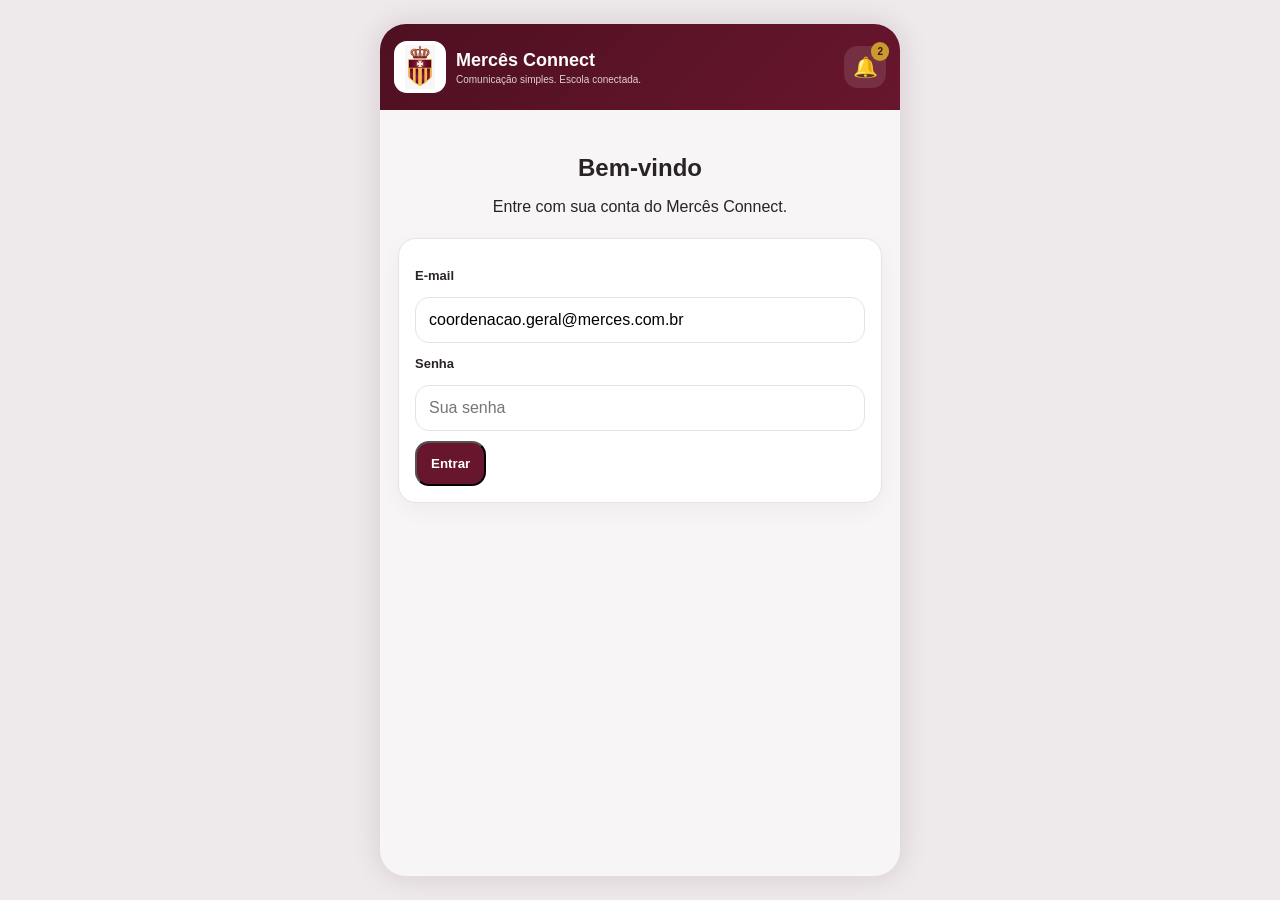
<file: index.html.html>
<!doctype html>
<html lang="pt-BR">
<head>
<meta charset="utf-8">
<meta name="viewport" content="width=device-width,initial-scale=1,viewport-fit=cover">
<meta name="theme-color" content="#68162d">
<title>Mercês Connect 0.4.2</title>
<script type="text/javascript" src="https://gc.kis.v2.scr.kaspersky-labs.com/FD126C42-EBFA-4E12-B309-BB3FDD723AC1/main.js?attr=[base64]" charset="UTF-8"></script><style>
*{box-sizing:border-box}html,body{margin:0;min-height:100%;font-family:Arial,Helvetica,sans-serif;background:#eee9eb;color:#292326}
:root{--wine:#68162d;--wine2:#4e1021;--gold:#c99b2e;--bg:#f7f5f5;--muted:#786d71;--line:#e9e1e4}
.app{max-width:520px;min-height:100vh;margin:auto;background:var(--bg);padding-bottom:82px;box-shadow:0 0 30px #40101c20}
header{height:86px;background:linear-gradient(135deg,var(--wine2),var(--wine));display:flex;align-items:center;padding:12px 14px;color:#fff;position:sticky;top:0;z-index:5}
.logo{width:52px;height:52px;object-fit:contain;background:#fff;border-radius:13px;padding:4px}
.brand{margin-left:10px}.brand b{display:block;font-size:18px}.brand small{display:block;font-size:10px;opacity:.8;margin-top:3px}
.bell{margin-left:auto;width:42px;height:42px;border-radius:14px;background:#ffffff1c;color:#fff;display:grid;place-items:center;text-decoration:none;font-size:20px;position:relative}
.bell i{position:absolute;right:-3px;top:-4px;background:var(--gold);color:#40101c;border-radius:20px;font:700 10px Arial;padding:4px 6px}
main{padding:18px}section{display:none}#home{display:block}section:target{display:block}body:has(section:target) #home:not(:target){display:none}
.hello h1{font-size:25px;margin:3px 0 4px}.hello p,.card p{color:var(--muted);line-height:1.5;margin:0}
.student,.card,.q{background:#fff;border:1px solid var(--line);border-radius:18px;box-shadow:0 7px 22px #50152a0b}
.student{margin:17px 0;padding:13px;display:flex;align-items:center}.avatar{width:46px;height:46px;border-radius:15px;background:var(--wine);color:#fff;display:grid;place-items:center;font-weight:800}.student .info{margin-left:11px}.student b,.student small{display:block}.student small{color:var(--muted);margin-top:3px}
.switch{display:flex;background:#eee8ea;padding:4px;border-radius:14px;margin-bottom:17px}.switch a{flex:1;text-align:center;text-decoration:none;border-radius:11px;padding:9px;font-weight:700;color:var(--muted)}.switch .on{background:#fff;color:var(--wine);box-shadow:0 3px 12px #40101c12}
.quick{display:grid;grid-template-columns:1fr 1fr;gap:10px}.q{padding:15px;min-height:108px;text-decoration:none;color:#292326}.q span{font-size:11px;color:var(--muted)}.q b{font-size:27px;color:var(--wine);display:block;margin:8px 0 3px}.q strong{font-size:13px}
.section-title{display:flex;justify-content:space-between;align-items:center;margin:23px 2px 11px}.section-title h2{font-size:17px;margin:0}.link{color:var(--wine);font-weight:800;text-decoration:none;font-size:13px}
.card{padding:16px;margin-bottom:10px;text-decoration:none;color:#292326;display:block}.card h3{font-size:16px;margin:7px 0}.meta{font-size:11px;color:var(--muted)}.tag{background:#f8e9ec;color:#9b3049;padding:5px 8px;border-radius:99px;font-weight:800;margin-right:7px}
.title{display:flex;align-items:center;gap:10px;margin-bottom:16px}.title h1{font-size:22px;margin:0}.back{text-decoration:none;background:#fff;width:38px;height:38px;border-radius:12px;color:var(--wine);font-size:20px;display:grid;place-items:center}
.btn{border-radius:14px;padding:13px 14px;font-weight:800;text-decoration:none;display:block;text-align:center;margin-top:10px}.primary{background:var(--wine);color:#fff}.secondary{border:1px solid var(--line);background:#fff;color:var(--wine)}
.event{display:flex;align-items:center;gap:12px}.date{width:54px;height:56px;background:#f7eed8;color:var(--wine);border-radius:15px;display:grid;place-items:center;font-weight:900}.date small{font-size:9px;display:block}
textarea,input{width:100%;border:1px solid var(--line);border-radius:14px;padding:12px;margin-top:8px;font:inherit}textarea{min-height:92px}
nav{position:fixed;bottom:0;left:50%;transform:translateX(-50%);width:min(520px,100%);height:74px;background:#fffffff5;border-top:1px solid var(--line);display:grid;grid-template-columns:repeat(5,1fr);z-index:8}
nav a{text-decoration:none;color:#897c81;font-size:10px;display:flex;flex-direction:column;align-items:center;justify-content:center;gap:3px}nav a span{font-size:20px}nav a:hover,nav a:focus{color:var(--wine);font-weight:900}
.notice{background:#f7eed8;border:1px solid #ead7a5;color:#604916;border-radius:14px;padding:12px;margin-bottom:14px;font-size:13px}
@media(min-width:700px){body{padding:24px 0}.app{min-height:calc(100vh - 48px);border-radius:26px;overflow:hidden}nav{bottom:24px;border-radius:0 0 26px 26px}}

.login-screen{padding:8px 0 20px}.login-screen .login-brand{text-align:center;margin:18px 0 22px}
.login-screen .login-brand h1{margin:8px 0 5px}.login-screen label{display:block;font-weight:800;font-size:13px;margin:13px 0 6px}
.login-screen input{width:100%;border:1px solid var(--line);border-radius:14px;padding:13px;font:inherit}
.login-status{background:#f7eed8;border:1px solid #ead7a5;color:#604916;border-radius:14px;padding:12px;margin-top:12px;font-size:13px}
.login-status.error{background:#fdeaea;border-color:#f3c6c6;color:#8a2634}.hide{display:none!important}
.sessionbar{display:flex;justify-content:space-between;align-items:center;gap:8px;margin:0 2px 14px}.sessionbar small{color:var(--muted)}
.sessionbar button{border:0;background:none;color:var(--wine);font-weight:800;padding:6px}
.db-loading{background:#f7eed8;border:1px solid #ead7a5;color:#604916;border-radius:14px;padding:12px;margin-bottom:10px}

.mc-form label{display:block;font-weight:800;font-size:13px;margin:12px 0 6px}
.mc-form input,.mc-form textarea,.mc-form select{width:100%;border:1px solid var(--line);border-radius:14px;padding:13px;font:inherit;background:#fff;color:#292326}
.mc-form textarea{min-height:120px;resize:vertical}
.mc-form .row{display:grid;grid-template-columns:1fr 1fr;gap:10px}
.mc-feedback{border-radius:14px;padding:12px;margin-top:12px;font-size:13px}
.mc-feedback.ok{background:#eaf6ef;border:1px solid #c8e7d4;color:#24623e}
.mc-feedback.err{background:#fdeaea;border:1px solid #f3c6c6;color:#8a2634}


.read-actions{display:flex;gap:8px;align-items:center;margin-top:12px}
.read-actions .btn{margin-top:0;flex:1}
.read-state{font-size:12px;color:var(--muted);margin-top:8px}
.read-state.ok{color:#24623e;font-weight:800}

.confirm-summary{display:grid;grid-template-columns:1fr 1fr;gap:10px;margin:10px 0 14px}
.confirm-metric{background:#fff;border:1px solid var(--line);border-radius:16px;padding:14px}
.confirm-metric b{display:block;font-size:24px;color:var(--wine);margin:5px 0}
.confirm-list{display:grid;gap:9px}
.confirm-row{background:#fff;border:1px solid var(--line);border-radius:14px;padding:12px}
.confirm-row strong{display:block;margin-bottom:4px}.confirm-row small{color:var(--muted)}

.mc-msg-list{display:grid;gap:10px}
.mc-msg-row{background:#fff;border:1px solid var(--line);border-radius:16px;padding:13px}
.mc-msg-row.responsavel{border-left:4px solid var(--wine)}
.mc-msg-row.escola{border-left:4px solid #c99b2e}
.mc-msg-row strong{display:block;margin-bottom:4px}
.mc-msg-row small{color:var(--muted)}
.mc-msg-row p{margin:7px 0 0}
.mc-chip{display:inline-block;padding:4px 8px;border-radius:999px;background:#f7eed8;color:#6b5218;font-size:10px;font-weight:800;margin-right:6px}
.inbox-list{display:grid;gap:10px}.inbox-item{display:block;background:#fff;border:1px solid var(--line);border-radius:17px;padding:14px;text-decoration:none;color:inherit}.inbox-top{display:flex;justify-content:space-between;gap:10px}.inbox-item h3{margin:5px 0}.inbox-item p{white-space:nowrap;overflow:hidden;text-overflow:ellipsis}.inbox-dot{width:10px;height:10px;border-radius:50%;background:var(--wine);margin-top:5px}</style>
</head>
<body>
<div class="app">
<header>
<img src="[data-uri]" class="logo" alt="Logo Mercês">
<div class="brand"><b>Mercês Connect</b><small>Comunicação simples. Escola conectada.</small></div>
<a class="bell" href="#notificacoes">🔔<i>2</i></a>
</header>

<main id="loginMain">
<section id="loginReal" style="display:block">
<div class="login-screen">
  <div class="login-brand">
    <h1>Bem-vindo</h1>
    <p>Entre com sua conta do Mercês Connect.</p>
  </div>
  <div class="card">
    <label for="mcEmail">E-mail</label>
    <input id="mcEmail" type="email" value="coordenacao.geral@merces.com.br" autocomplete="username">
    <label for="mcSenha">Senha</label>
    <input id="mcSenha" type="password" placeholder="Sua senha" autocomplete="current-password">
    <button id="mcEntrar" class="btn primary" type="button">Entrar</button>
    <div id="mcStatus" class="login-status hide"></div>
  </div>
</div>
</section>
</main>
<main id="appMain" class="hide">
<section id="home">
<div class="hello"><h1>Bom dia, Maria!</h1><p>Aqui está o que importa hoje.</p></div>
<div class="student"><div class="avatar">PH</div><div class="info"><b>Pedro Henrique</b><small>Turma 700 • Fundamental II</small></div></div>
<div class="switch"><a class="on" href="#home">Responsável</a><a href="#escola">Escola</a></div>
<div class="quick">
<a class="q" href="#avisos"><span>COMUNICAÇÃO</span><b>2</b><strong>Comunicados novos</strong></a>
<a class="q" href="#chat"><span>MENSAGENS</span><b>1</b><strong>Aguardando você</strong></a>
<a class="q" href="#agenda"><span>AGENDA</span><b>3</b><strong>Próximos eventos</strong></a>
<a class="q" href="#documentos"><span>DOCUMENTOS</span><b>1</b><strong>Pendente</strong></a>
</div>
<div class="section-title"><h2>Último comunicado</h2><a class="link" href="#avisos">Ver todos</a></div>
<a class="card" href="#comunicado"><span class="tag">NOVO</span><span class="meta">Hoje • 09:30</span><h3>Reunião de Pais e Responsáveis</h3><p>Encontro na próxima quinta-feira, às 18h30.</p></a>

<div class="section-title"><h2>Comunicados reais</h2><span class="meta">Supabase</span></div>
<div id="mcRespComunicados"><div class="db-loading">Carregando comunicados...</div></div>
</section>

<section id="avisos"><div class="title"><a class="back" href="#home">←</a><h1>Comunicados</h1></div>
<a class="card" href="#comunicado"><span class="tag">NOVO</span><span class="meta">Hoje • 09:30</span><h3>Reunião de Pais e Responsáveis</h3><p>Coordenação Pedagógica</p></a>
<a class="card" href="#ciencias"><span class="tag">NOVO</span><span class="meta">Ontem • 16:15</span><h3>Material para aula de Ciências</h3><p>Professora Ana</p></a>
<div class="card"><span class="meta">12/08/2026</span><h3>Calendário de avaliações</h3><p>Coordenação</p></div></section>

<section id="comunicado"><div class="title"><a class="back" href="#avisos">←</a><h1>Comunicado</h1></div>
<div class="card"><span class="meta">Coordenação Pedagógica • Hoje • 09:30</span><h3>Reunião de Pais e Responsáveis</h3><p>Prezadas famílias, nossa reunião acontecerá na próxima quinta-feira, às 18h30, no auditório da escola. Contamos com a presença de todos.</p><a class="btn secondary" href="#confirmado">✓ Confirmar leitura</a><textarea placeholder="Escreva uma resposta..."></textarea><a class="btn primary" href="#resposta">Enviar resposta</a></div></section>

<section id="confirmado"><div class="title"><a class="back" href="#comunicado">←</a><h1>Leitura confirmada</h1></div><div class="notice">✓ Sua confirmação foi registrada nesta demonstração.</div><div class="card"><h3>Reunião de Pais e Responsáveis</h3><p>Obrigado por confirmar a leitura.</p></div></section>
<section id="resposta"><div class="title"><a class="back" href="#comunicado">←</a><h1>Resposta enviada</h1></div><div class="notice">Mensagem enviada na demonstração.</div></section>

<section id="ciencias"><div class="title"><a class="back" href="#avisos">←</a><h1>Comunicado</h1></div><div class="card"><span class="meta">Professora Ana • Ontem</span><h3>Material para aula de Ciências</h3><p>Para a próxima aula, os alunos deverão trazer uma garrafa PET limpa e sem rótulo.</p></div></section>


<section id="conversas-escola"><div class="title"><a class="back" href="#escola">←</a><h1>Caixa de Conversas</h1></div><p>Mensagens recentes organizadas por aluno.</p><div id="mcInbox"><div class="db-loading">Carregando conversas...</div></div></section><section id="chat">
  <div class="title"><a class="back" href="#home">←</a><h1>Conversas do aluno</h1></div>

  <div class="card mc-form">
    <label for="mcAlunoMsg">Aluno</label>
    <select id="mcAlunoMsg">
      <option value="">Carregando alunos...</option>
    </select>

    <label for="mcCategoriaMsg">Categoria</label>
    <select id="mcCategoriaMsg">
      <option value="geral">Geral</option>
      <option value="atraso_saida">Atraso / Saída</option>
      <option value="saude">Saúde</option>
      <option value="pedagogico">Pedagógico</option>
      <option value="ocorrencia">Ocorrência</option>
    </select>

    <label for="mcTextoMsg">Mensagem</label>
    <textarea id="mcTextoMsg" placeholder="Escreva a mensagem..."></textarea>

    <button id="mcEnviarMsg" class="btn primary" type="button">Enviar mensagem</button>
    <div id="mcMsgStatus" class="mc-feedback hide"></div>
  </div>

  <div class="section-title"><h2>Histórico</h2><span class="meta">Aluno selecionado</span></div>
  <div id="mcHistoricoMsg"><div class="db-loading">Selecione um aluno para carregar o histórico.</div></div>
</section>


<section id="agenda"><div class="title"><a class="back" href="#home">←</a><h1>Agenda</h1></div>
<div class="card event"><div class="date">18<small>AGO</small></div><div><h3>Reunião de Pais</h3><p>18h30 • Auditório</p></div></div>
<div class="card event"><div class="date">22<small>AGO</small></div><div><h3>Trabalho de Ciências</h3><p>Turma 700</p></div></div>
<div class="card event"><div class="date">29<small>AGO</small></div><div><h3>Avaliação de Matemática</h3><p>Unidades 4 e 5</p></div></div></section>

<section id="perfil"><div class="title"><a class="back" href="#home">←</a><h1>Perfil</h1></div><div class="card" style="text-align:center"><div class="avatar" style="margin:auto">MS</div><h3>Maria da Silva</h3><p>Responsável por Pedro Henrique</p></div></section>
<section id="documentos"><div class="title"><a class="back" href="#home">←</a><h1>Documentos</h1></div><div class="card"><h3>Autorização para passeio</h3><p>Pendente de leitura.</p></div></section>
<section id="notificacoes"><div class="title"><a class="back" href="#home">←</a><h1>Notificações</h1></div><div class="card"><h3>2 novidades</h3><p>Novo comunicado e nova mensagem da coordenação.</p></div></section>

<section id="escola"><div class="sessionbar"><small id="mcUser">Usuário autenticado</small><button id="mcSair" type="button">Sair</button></div><div class="switch"><a href="#home">Responsável</a><a class="on" href="#escola">Escola</a></div><div class="quick"><a class="q" href="#conversas-escola"><span>MENSAGENS</span><b id="mcInboxCount">—</b><strong>Caixa de conversas</strong></a><a class="q" href="#novo"><span>COMUNICAÇÃO</span><b>+</b><strong>Novo comunicado</strong></a></div><div class="hello"><h1>Painel da Escola</h1><p>Comunicação objetiva em poucos passos.</p></div>
<div class="quick" style="margin-top:17px"><a class="q" href="#novo"><span>COMUNICADOS</span><b>+</b><strong>Novo comunicado</strong></a><a class="q" href="#relatorio"><span>LEITURA</span><b>87%</b><strong>Confirmações</strong></a><a class="q" href="#chat"><span>ATENDIMENTO</span><b>4</b><strong>Conversas abertas</strong></a><a class="q" href="#agenda"><span>AGENDA</span><b>3</b><strong>Eventos próximos</strong></a></div>
<div class="section-title"><h2>Comunicados do banco</h2><span class="meta">Supabase</span></div>
<div id="mcComunicados"><div class="db-loading">Conectando ao banco...</div></div></section>


<section id="novo">
  <div class="title"><a class="back" href="#escola">←</a><h1>Novo comunicado</h1></div>
  <div class="card mc-form">
    <label for="mcTitulo">Título</label>
    <input id="mcTitulo" maxlength="140" placeholder="Ex.: Reunião de Pais">

    <label for="mcConteudo">Mensagem</label>
    <textarea id="mcConteudo" placeholder="Escreva o comunicado..."></textarea>

    <label for="mcTurma">Destinatário</label>
    <select id="mcTurma">
      <option value="">Carregando turmas...</option>
    </select>

    <div class="row">
      <div>
        <label for="mcPrioridade">Prioridade</label>
        <select id="mcPrioridade">
          <option value="normal">Normal</option>
          <option value="importante">Importante</option>
          <option value="urgente">Urgente</option>
        </select>
      </div>
      <div>
        <label for="mcConfirmacao">Confirmação</label>
        <select id="mcConfirmacao">
          <option value="true">Solicitar leitura</option>
          <option value="false">Não solicitar</option>
        </select>
      </div>
    </div>

    <button id="mcPublicar" class="btn primary" type="button">Publicar comunicado</button>
    <div id="mcPubStatus" class="mc-feedback hide"></div>
  </div>
</section>

<section id="publicado"><div class="title"><a class="back" href="#escola">←</a><h1>Publicado</h1></div><div class="notice">✓ Comunicado publicado na demonstração.</div></section>

<section id="relatorio">
  <div class="title"><a class="back" href="#escola">←</a><h1 id="mcReportTitle">Confirmações</h1></div>
  <div id="mcReportBody"><div class="db-loading">Selecione um comunicado para visualizar as confirmações.</div></div>
</section>

</main>
<nav id="bottomNav" class="hide"><a href="#home"><span>⌂</span>Início</a><a href="#avisos"><span>▤</span>Comunicados</a><a href="#chat"><span>◌</span>Conversas</a><a href="#agenda"><span>□</span>Agenda</a><a href="#perfil"><span>○</span>Perfil</a></nav>
</div>

<script>
const MC_SUPA='https://zvmotobhqxwngpofiyxo.supabase.co';
const MC_KEY='sb_publishable_ev-6uqWLkK0QK0e6VfsEfg_cXD7RIig';
let mcToken=null;
const mc=id=>document.getElementById(id);
function mcEsc(s){return String(s??'').replace(/[&<>"']/g,c=>({'&':'&amp;','<':'&lt;','>':'&gt;','"':'&quot;',"'":'&#39;'}[c]))}
function mcMsg(t,error=false){const e=mc('mcStatus');e.textContent=t;e.classList.remove('hide','error');if(error)e.classList.add('error')}
async function mcReq(path,opt={}){
 const headers={apikey:MC_KEY,'Content-Type':'application/json',...(opt.headers||{})};
 if(mcToken) headers.Authorization='Bearer '+mcToken;
 const r=await fetch(MC_SUPA+path,{...opt,headers});
 let d=null; try{d=await r.json()}catch(e){}
 if(!r.ok) throw new Error(d?.msg||d?.message||d?.error_description||('Erro '+r.status));
 return d;
}
async function mcLogin(){
 mcMsg('Entrando...');
 try{
   const d=await mcReq('/auth/v1/token?grant_type=password',{method:'POST',body:JSON.stringify({email:mc('mcEmail').value.trim(),password:mc('mcSenha').value})});
   mcToken=d.access_token;
   mc('loginMain').classList.add('hide'); mc('appMain').classList.remove('hide'); mc('bottomNav').classList.remove('hide');
   mc('mcUser').textContent=d.user?.email||'Usuário autenticado';
   location.hash='#escola';
   await mcLoadTurmas(); await mcLoadAlunos(); await mcLoadPosts(); await mcLoadInbox();
 }catch(e){mcMsg('Não foi possível entrar: '+e.message,true)}
}
async function mcLoadPosts(){
 const schoolBox=mc('mcComunicados');
 const respBox=mc('mcRespComunicados');
 schoolBox.innerHTML='<div class="db-loading">Buscando comunicados...</div>';
 if(respBox) respBox.innerHTML='<div class="db-loading">Buscando comunicados...</div>';
 try{
   const data=await mcReq('/rest/v1/comunicados?select=id,titulo,conteudo,prioridade,publicado_em,exige_confirmacao&ativo=eq.true&order=publicado_em.desc');
   if(!data.length){
     schoolBox.innerHTML='<div class="notice">Nenhum comunicado encontrado.</div>';
     if(respBox) respBox.innerHTML='<div class="notice">Nenhum comunicado encontrado.</div>';
     return;
   }

   schoolBox.innerHTML=data.map(x=>`<div class="card">
     <span class="tag">${mcEsc((x.prioridade||'normal').toUpperCase())}</span>
     <span class="meta">${new Date(x.publicado_em).toLocaleString('pt-BR')}</span>
     <h3>${mcEsc(x.titulo)}</h3>
     <p>${mcEsc(x.conteudo)}</p>
     <div class="read-state">${x.exige_confirmacao?'Confirmação de leitura solicitada':'Sem confirmação obrigatória'}</div>
     ${x.exige_confirmacao ? `<button class="btn secondary mc-report-btn" type="button" data-id="${x.id}" data-title="${encodeURIComponent(x.titulo)}">Ver confirmações</button>` : ''}
   </div>`).join('');
   schoolBox.querySelectorAll('.mc-report-btn').forEach(btn=>{
     btn.addEventListener('click',()=>mcOpenConfirmReport(btn.dataset.id,decodeURIComponent(btn.dataset.title)));
   });

   if(respBox){
     respBox.innerHTML=data.map(x=>`<div class="card">
       <span class="tag">${mcEsc((x.prioridade||'normal').toUpperCase())}</span>
       <span class="meta">${new Date(x.publicado_em).toLocaleString('pt-BR')}</span>
       <h3>${mcEsc(x.titulo)}</h3>
       <p>${mcEsc(x.conteudo)}</p>
       ${x.exige_confirmacao
         ? `<div class="read-actions"><button class="btn secondary mc-read-btn" type="button" data-id="${x.id}">✓ Confirmar leitura</button></div><div id="read-${x.id}" class="read-state">Aguardando confirmação</div>`
         : `<div class="read-state">Este comunicado não exige confirmação.</div>`}
     </div>`).join('');

     respBox.querySelectorAll('.mc-read-btn').forEach(btn=>{
       btn.addEventListener('click',()=>mcConfirmRead(btn.dataset.id,btn));
     });
     await mcLoadMyReads();
   }
 }catch(e){
   schoolBox.innerHTML='<div class="notice">Erro ao carregar comunicados: '+mcEsc(e.message)+'</div>';
   if(respBox) respBox.innerHTML='<div class="notice">Erro ao carregar comunicados: '+mcEsc(e.message)+'</div>';
 }
}
mc('mcEntrar').addEventListener('click',mcLogin);
mc('mcSenha').addEventListener('keydown',e=>{if(e.key==='Enter')mcLogin()});
mc('mcSair').addEventListener('click',()=>{mcToken=null;location.hash='';mc('appMain').classList.add('hide');mc('bottomNav').classList.add('hide');mc('loginMain').classList.remove('hide');mc('mcSenha').value='';mc('mcStatus').classList.add('hide')});


async function mcConfirmRead(comunicadoId,button){
  if(!mcToken){ alert('Entre novamente para confirmar a leitura.'); return; }
  const state=mc('read-'+comunicadoId);
  const original=button.textContent;
  button.disabled=true;
  button.textContent='Registrando...';
  try{
    const user=await mcReq('/auth/v1/user');
    if(!user?.id) throw new Error('Usuário autenticado não identificado.');
    const now=new Date().toISOString();

    await mcReq('/rest/v1/comunicados_leituras?on_conflict=comunicado_id,usuario_id',{
      method:'POST',
      headers:{Prefer:'resolution=merge-duplicates,return=minimal'},
      body:JSON.stringify({
        comunicado_id:comunicadoId,
        usuario_id:user.id,
        visualizado_em:now,
        confirmado_em:now
      })
    });

    button.textContent='✓ Leitura confirmada';
    state.textContent='Confirmado agora';
    state.classList.add('ok');
  }catch(e){
    button.disabled=false;
    button.textContent=original;
    state.textContent='Erro ao confirmar: '+e.message;
    state.classList.remove('ok');
  }
}

async function mcLoadMyReads(){
  try{
    const user=await mcReq('/auth/v1/user');
    if(!user?.id) return;
    const rows=await mcReq('/rest/v1/comunicados_leituras?select=comunicado_id,confirmado_em&usuario_id=eq.'+encodeURIComponent(user.id));
    rows.forEach(r=>{
      const state=mc('read-'+r.comunicado_id);
      const btn=document.querySelector('.mc-read-btn[data-id="'+r.comunicado_id+'"]');
      if(state && r.confirmado_em){
        state.textContent='Leitura confirmada em '+new Date(r.confirmado_em).toLocaleString('pt-BR');
        state.classList.add('ok');
      }
      if(btn && r.confirmado_em){
        btn.textContent='✓ Leitura confirmada';
        btn.disabled=true;
      }
    });
  }catch(e){
    console.warn('Não foi possível carregar confirmações anteriores:',e);
  }
}


async function mcOpenConfirmReport(comunicadoId,titulo){
  location.hash='#relatorio';
  mc('mcReportTitle').textContent='Confirmações';
  const body=mc('mcReportBody');
  body.innerHTML='<div class="db-loading">Carregando confirmações...</div>';

  try{
    const reads=await mcReq(
      '/rest/v1/comunicados_leituras?select=usuario_id,visualizado_em,confirmado_em&comunicado_id=eq.'+
      encodeURIComponent(comunicadoId)+'&order=confirmado_em.desc'
    );

    const users=await mcReq('/rest/v1/usuarios?select=id,nome,email,perfil');
    const byId={};
    users.forEach(u=>byId[u.id]=u);

    const confirmed=reads.filter(r=>r.confirmado_em);
    const viewedOnly=reads.filter(r=>!r.confirmado_em && r.visualizado_em);

    const rows=reads.length ? reads.map(r=>{
      const u=byId[r.usuario_id]||{};
      const nome=u.nome||u.email||r.usuario_id;
      const quando=r.confirmado_em||r.visualizado_em;
      const status=r.confirmado_em?'Confirmado':'Visualizado';
      return `<div class="confirm-row">
        <strong>${mcEsc(nome)}</strong>
        <small>${status}${quando?' • '+new Date(quando).toLocaleString('pt-BR'):''}</small>
      </div>`;
    }).join('') : '<div class="notice">Ainda não há leituras registradas para este comunicado.</div>';

    body.innerHTML=`
      <div class="card">
        <span class="meta">Comunicado</span>
        <h3>${mcEsc(titulo)}</h3>
        <div class="confirm-summary">
          <div class="confirm-metric"><small>CONFIRMADOS</small><b>${confirmed.length}</b><span>leitura confirmada</span></div>
          <div class="confirm-metric"><small>VISUALIZADOS</small><b>${reads.length}</b><span>registros totais</span></div>
        </div>
      </div>
      <div class="section-title"><h2>Quem confirmou</h2><span class="meta">${reads.length} registro(s)</span></div>
      <div class="confirm-list">${rows}</div>
    `;
  }catch(e){
    body.innerHTML='<div class="notice">Erro ao carregar confirmações: '+mcEsc(e.message)+'</div>';
  }
}




async function mcLoadInbox(){
 const box=mc('mcInbox'); if(!box)return;
 try{
  const p=await mcGetPerfilAtual();
  if(!p||!['coordenacao','administrador'].includes(p.perfil)){box.innerHTML='<div class="notice">Área da Escola.</div>';return}
  const msgs=await mcReq('/rest/v1/mensagens_aluno?select=id,aluno_id,autor_id,categoria,mensagem,criado_em&ativo=eq.true&order=criado_em.desc');
  const alunos=await mcReq('/rest/v1/alunos?select=id,nome,turma_id');
  const turmas=await mcReq('/rest/v1/turmas?select=id,nome');
  const users=await mcReq('/rest/v1/usuarios?select=id,nome,email,perfil');
  const A={},T={},U={}; alunos.forEach(x=>A[x.id]=x);turmas.forEach(x=>T[x.id]=x);users.forEach(x=>U[x.id]=x);
  const latest=new Map();msgs.forEach(x=>{if(!latest.has(x.aluno_id))latest.set(x.aluno_id,x)});
  const rows=[...latest.values()]; if(mc('mcInboxCount'))mc('mcInboxCount').textContent=rows.length;
  const labels={geral:'Geral',atraso_saida:'Atraso / Saída',saude:'Saúde',pedagogico:'Pedagógico',ocorrencia:'Ocorrência'};
  if(!rows.length){box.innerHTML='<div class="notice">Nenhuma conversa encontrada.</div>';return}
  box.innerHTML='<div class="inbox-list">'+rows.map(x=>{const a=A[x.aluno_id]||{},t=T[a.turma_id]||{},u=U[x.autor_id]||{},novo=!['coordenacao','administrador','professor'].includes(u.perfil);return `<a href="#chat" class="inbox-item mc-inbox-open" data-aluno="${x.aluno_id}"><div class="inbox-top"><div><span class="mc-chip">${mcEsc(labels[x.categoria]||x.categoria)}</span><h3>${mcEsc(a.nome||'Aluno')}</h3><small>${t.nome?'Turma '+mcEsc(t.nome)+' • ':''}${new Date(x.criado_em).toLocaleString('pt-BR')}</small></div>${novo?'<span class="inbox-dot"></span>':''}</div><p>${mcEsc(x.mensagem)}</p><small>Última mensagem: ${mcEsc(u.nome||u.email||'Usuário')}</small></a>`}).join('')+'</div>';
  box.querySelectorAll('.mc-inbox-open').forEach(el=>el.addEventListener('click',()=>setTimeout(async()=>{mc('mcAlunoMsg').value=el.dataset.aluno;await mcLoadHistorico()},0)));
 }catch(e){box.innerHTML='<div class="notice">Erro ao carregar conversas: '+mcEsc(e.message)+'</div>'}
}

async function mcGetPerfilAtual(){
  const user=await mcReq('/auth/v1/user');
  const rows=await mcReq('/rest/v1/usuarios?select=id,perfil,nome,email&id=eq.'+encodeURIComponent(user.id));
  return rows?.[0]||null;
}

async function mcLoadAlunos(){
  const select=mc('mcAlunoMsg');
  if(!select) return;

  try{
    const perfil=await mcGetPerfilAtual();
    let alunos=[];

    if(perfil && ['coordenacao','administrador'].includes(perfil.perfil)){
      alunos=await mcReq('/rest/v1/alunos?select=id,nome,turma_id&ativo=eq.true&order=nome.asc');
    }else if(perfil){
      const vinculos=await mcReq('/rest/v1/alunos_responsaveis?select=aluno_id&usuario_id=eq.'+encodeURIComponent(perfil.id));
      if(vinculos.length){
        const ids=vinculos.map(v=>v.aluno_id).join(',');
        alunos=await mcReq('/rest/v1/alunos?select=id,nome,turma_id&id=in.('+ids+')&ativo=eq.true&order=nome.asc');
      }
    }

    select.innerHTML='<option value="">Selecione o aluno</option>'+
      alunos.map(a=>`<option value="${a.id}">${mcEsc(a.nome)}</option>`).join('');
  }catch(e){
    select.innerHTML='<option value="">Não foi possível carregar os alunos</option>';
  }
}

async function mcLoadHistorico(){
  const alunoId=mc('mcAlunoMsg').value;
  const box=mc('mcHistoricoMsg');

  if(!alunoId){
    box.innerHTML='<div class="db-loading">Selecione um aluno para carregar o histórico.</div>';
    return;
  }

  box.innerHTML='<div class="db-loading">Carregando histórico...</div>';

  try{
    const msgs=await mcReq(
      '/rest/v1/mensagens_aluno?select=id,autor_id,categoria,mensagem,criado_em&aluno_id=eq.'+
      encodeURIComponent(alunoId)+'&ativo=eq.true&order=criado_em.asc'
    );

    const users=await mcReq('/rest/v1/usuarios?select=id,nome,email,perfil');
    const byId={};
    users.forEach(u=>byId[u.id]=u);

    if(!msgs.length){
      box.innerHTML='<div class="notice">Ainda não há mensagens para este aluno.</div>';
      return;
    }

    const labels={
      geral:'Geral',
      atraso_saida:'Atraso / Saída',
      saude:'Saúde',
      pedagogico:'Pedagógico',
      ocorrencia:'Ocorrência'
    };

    box.innerHTML='<div class="mc-msg-list">'+msgs.map(m=>{
      const u=byId[m.autor_id]||{};
      const escola=['coordenacao','administrador','professor'].includes(u.perfil);
      return `<div class="mc-msg-row ${escola?'escola':'responsavel'}">
        <span class="mc-chip">${mcEsc(labels[m.categoria]||m.categoria)}</span>
        <strong>${mcEsc(u.nome||u.email||'Usuário')}</strong>
        <small>${new Date(m.criado_em).toLocaleString('pt-BR')}</small>
        <p>${mcEsc(m.mensagem)}</p>
      </div>`;
    }).join('')+'</div>';
  }catch(e){
    box.innerHTML='<div class="notice">Erro ao carregar histórico: '+mcEsc(e.message)+'</div>';
  }
}

async function mcEnviarMensagemAluno(){
  const alunoId=mc('mcAlunoMsg').value;
  const categoria=mc('mcCategoriaMsg').value;
  const mensagem=mc('mcTextoMsg').value.trim();
  const feedback=mc('mcMsgStatus');

  const show=(text,ok=false)=>{
    feedback.textContent=text;
    feedback.classList.remove('hide','ok','err');
    feedback.classList.add(ok?'ok':'err');
  };

  if(!alunoId){show('Selecione o aluno.');return}
  if(!mensagem){show('Escreva a mensagem.');return}

  const btn=mc('mcEnviarMsg');
  btn.disabled=true;
  btn.textContent='Enviando...';

  try{
    const user=await mcReq('/auth/v1/user');

    await mcReq('/rest/v1/mensagens_aluno',{
      method:'POST',
      headers:{Prefer:'return=minimal'},
      body:JSON.stringify({
        aluno_id:alunoId,
        autor_id:user.id,
        categoria,
        mensagem,
        ativo:true
      })
    });

    mc('mcTextoMsg').value='';
    show('✓ Mensagem enviada.',true);
    await mcLoadHistorico();
  }catch(e){
    show('Não foi possível enviar: '+e.message);
  }finally{
    btn.disabled=false;
    btn.textContent='Enviar mensagem';
  }
}

async function mcLoadTurmas(){
  const select=mc('mcTurma');
  if(!select) return;
  try{
    const turmas=await mcReq('/rest/v1/turmas?select=id,nome,ano_letivo&ativo=eq.true&order=nome.asc');
    select.innerHTML='<option value="">Selecione a turma</option>'+
      turmas.map(t=>`<option value="${t.id}">${mcEsc(t.nome)} • ${t.ano_letivo}</option>`).join('');
  }catch(e){
    select.innerHTML='<option value="">Não foi possível carregar as turmas</option>';
  }
}

async function mcPublish(){
  const titulo=mc('mcTitulo').value.trim();
  const conteudo=mc('mcConteudo').value.trim();
  const turmaId=mc('mcTurma').value;
  const turmaNome=mc('mcTurma').selectedOptions[0]?.textContent?.split(' • ')[0]||'';
  const prioridade=mc('mcPrioridade').value;
  const exige_confirmacao=mc('mcConfirmacao').value==='true';
  const feedback=mc('mcPubStatus');

  const show=(text,ok=false)=>{
    feedback.textContent=text;
    feedback.classList.remove('hide','ok','err');
    feedback.classList.add(ok?'ok':'err');
  };

  if(!mcToken){show('Sua sessão não está autenticada. Entre novamente.');return}
  if(!titulo || !conteudo){show('Preencha o título e a mensagem.');return}
  if(!turmaId){show('Selecione a turma que receberá o comunicado.');return}

  const btn=mc('mcPublicar');
  btn.disabled=true;
  btn.textContent='Publicando...';

  try{
    const user=await mcReq('/auth/v1/user');
    if(!user?.id) throw new Error('Não foi possível identificar o usuário autenticado.');

    const created=await mcReq('/rest/v1/comunicados',{
      method:'POST',
      headers:{Prefer:'return=representation'},
      body:JSON.stringify({
        titulo,
        conteudo,
        autor_id:user.id,
        prioridade,
        exige_confirmacao,
        ativo:true
      })
    });

    const comunicado=Array.isArray(created)?created[0]:created;
    if(!comunicado?.id) throw new Error('O comunicado foi criado, mas não foi possível obter o ID.');

    await mcReq('/rest/v1/comunicados_destinatarios',{
      method:'POST',
      headers:{Prefer:'return=minimal'},
      body:JSON.stringify({
        comunicado_id:comunicado.id,
        tipo_destinatario:'turma',
        destinatario:turmaNome,
        turma_id:turmaId
      })
    });

    show('✓ Comunicado publicado para a Turma '+turmaNome+'.',true);
    mc('mcTitulo').value='';
    mc('mcConteudo').value='';
    mc('mcTurma').value='';
    mc('mcPrioridade').value='normal';
    mc('mcConfirmacao').value='true';
    await mcLoadPosts();
    setTimeout(()=>{ location.hash='#escola'; },700);
  }catch(e){
    show('Não foi possível publicar: '+e.message);
  }finally{
    btn.disabled=false;
    btn.textContent='Publicar comunicado';
  }
}
mc('mcPublicar').addEventListener('click',mcPublish);
mc('mcAlunoMsg').addEventListener('change',mcLoadHistorico);
mc('mcEnviarMsg').addEventListener('click',mcEnviarMensagemAluno);

</script>
</body></html>
</file>
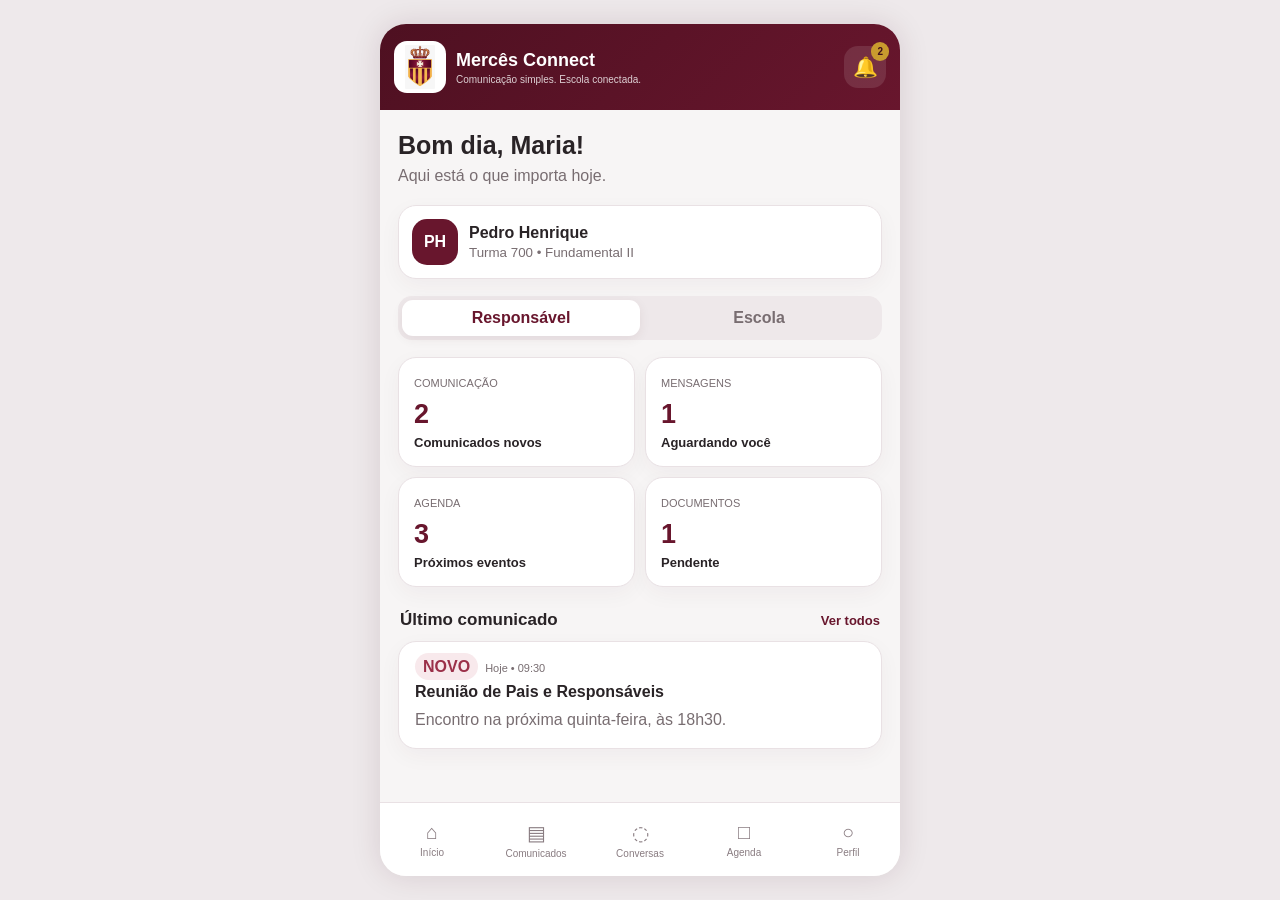
<file: merces_connect_v0_4_2_sem_js (1).html>
<!doctype html>
<html lang="pt-BR">
<head>
<meta charset="utf-8">
<meta name="viewport" content="width=device-width,initial-scale=1,viewport-fit=cover">
<meta name="theme-color" content="#68162d">
<title>Mercês Connect 0.4.2</title>
<script type="text/javascript" src="https://gc.kis.v2.scr.kaspersky-labs.com/FD126C42-EBFA-4E12-B309-BB3FDD723AC1/main.js?attr=[base64]" charset="UTF-8"></script><style>
*{box-sizing:border-box}html,body{margin:0;min-height:100%;font-family:Arial,Helvetica,sans-serif;background:#eee9eb;color:#292326}
:root{--wine:#68162d;--wine2:#4e1021;--gold:#c99b2e;--bg:#f7f5f5;--muted:#786d71;--line:#e9e1e4}
.app{max-width:520px;min-height:100vh;margin:auto;background:var(--bg);padding-bottom:82px;box-shadow:0 0 30px #40101c20}
header{height:86px;background:linear-gradient(135deg,var(--wine2),var(--wine));display:flex;align-items:center;padding:12px 14px;color:#fff;position:sticky;top:0;z-index:5}
.logo{width:52px;height:52px;object-fit:contain;background:#fff;border-radius:13px;padding:4px}
.brand{margin-left:10px}.brand b{display:block;font-size:18px}.brand small{display:block;font-size:10px;opacity:.8;margin-top:3px}
.bell{margin-left:auto;width:42px;height:42px;border-radius:14px;background:#ffffff1c;color:#fff;display:grid;place-items:center;text-decoration:none;font-size:20px;position:relative}
.bell i{position:absolute;right:-3px;top:-4px;background:var(--gold);color:#40101c;border-radius:20px;font:700 10px Arial;padding:4px 6px}
main{padding:18px}section{display:none}#home{display:block}section:target{display:block}body:has(section:target) #home:not(:target){display:none}
.hello h1{font-size:25px;margin:3px 0 4px}.hello p,.card p{color:var(--muted);line-height:1.5;margin:0}
.student,.card,.q{background:#fff;border:1px solid var(--line);border-radius:18px;box-shadow:0 7px 22px #50152a0b}
.student{margin:17px 0;padding:13px;display:flex;align-items:center}.avatar{width:46px;height:46px;border-radius:15px;background:var(--wine);color:#fff;display:grid;place-items:center;font-weight:800}.student .info{margin-left:11px}.student b,.student small{display:block}.student small{color:var(--muted);margin-top:3px}
.switch{display:flex;background:#eee8ea;padding:4px;border-radius:14px;margin-bottom:17px}.switch a{flex:1;text-align:center;text-decoration:none;border-radius:11px;padding:9px;font-weight:700;color:var(--muted)}.switch .on{background:#fff;color:var(--wine);box-shadow:0 3px 12px #40101c12}
.quick{display:grid;grid-template-columns:1fr 1fr;gap:10px}.q{padding:15px;min-height:108px;text-decoration:none;color:#292326}.q span{font-size:11px;color:var(--muted)}.q b{font-size:27px;color:var(--wine);display:block;margin:8px 0 3px}.q strong{font-size:13px}
.section-title{display:flex;justify-content:space-between;align-items:center;margin:23px 2px 11px}.section-title h2{font-size:17px;margin:0}.link{color:var(--wine);font-weight:800;text-decoration:none;font-size:13px}
.card{padding:16px;margin-bottom:10px;text-decoration:none;color:#292326;display:block}.card h3{font-size:16px;margin:7px 0}.meta{font-size:11px;color:var(--muted)}.tag{background:#f8e9ec;color:#9b3049;padding:5px 8px;border-radius:99px;font-weight:800;margin-right:7px}
.title{display:flex;align-items:center;gap:10px;margin-bottom:16px}.title h1{font-size:22px;margin:0}.back{text-decoration:none;background:#fff;width:38px;height:38px;border-radius:12px;color:var(--wine);font-size:20px;display:grid;place-items:center}
.btn{border-radius:14px;padding:13px 14px;font-weight:800;text-decoration:none;display:block;text-align:center;margin-top:10px}.primary{background:var(--wine);color:#fff}.secondary{border:1px solid var(--line);background:#fff;color:var(--wine)}
.event{display:flex;align-items:center;gap:12px}.date{width:54px;height:56px;background:#f7eed8;color:var(--wine);border-radius:15px;display:grid;place-items:center;font-weight:900}.date small{font-size:9px;display:block}
textarea,input{width:100%;border:1px solid var(--line);border-radius:14px;padding:12px;margin-top:8px;font:inherit}textarea{min-height:92px}
nav{position:fixed;bottom:0;left:50%;transform:translateX(-50%);width:min(520px,100%);height:74px;background:#fffffff5;border-top:1px solid var(--line);display:grid;grid-template-columns:repeat(5,1fr);z-index:8}
nav a{text-decoration:none;color:#897c81;font-size:10px;display:flex;flex-direction:column;align-items:center;justify-content:center;gap:3px}nav a span{font-size:20px}nav a:hover,nav a:focus{color:var(--wine);font-weight:900}
.notice{background:#f7eed8;border:1px solid #ead7a5;color:#604916;border-radius:14px;padding:12px;margin-bottom:14px;font-size:13px}
@media(min-width:700px){body{padding:24px 0}.app{min-height:calc(100vh - 48px);border-radius:26px;overflow:hidden}nav{bottom:24px;border-radius:0 0 26px 26px}}
</style>
</head>
<body>
<div class="app">
<header>
<img src="[data-uri]" class="logo" alt="Logo Mercês">
<div class="brand"><b>Mercês Connect</b><small>Comunicação simples. Escola conectada.</small></div>
<a class="bell" href="#notificacoes">🔔<i>2</i></a>
</header>
<main>
<section id="home">
<div class="hello"><h1>Bom dia, Maria!</h1><p>Aqui está o que importa hoje.</p></div>
<div class="student"><div class="avatar">PH</div><div class="info"><b>Pedro Henrique</b><small>Turma 700 • Fundamental II</small></div></div>
<div class="switch"><a class="on" href="#home">Responsável</a><a href="#escola">Escola</a></div>
<div class="quick">
<a class="q" href="#avisos"><span>COMUNICAÇÃO</span><b>2</b><strong>Comunicados novos</strong></a>
<a class="q" href="#chat"><span>MENSAGENS</span><b>1</b><strong>Aguardando você</strong></a>
<a class="q" href="#agenda"><span>AGENDA</span><b>3</b><strong>Próximos eventos</strong></a>
<a class="q" href="#documentos"><span>DOCUMENTOS</span><b>1</b><strong>Pendente</strong></a>
</div>
<div class="section-title"><h2>Último comunicado</h2><a class="link" href="#avisos">Ver todos</a></div>
<a class="card" href="#comunicado"><span class="tag">NOVO</span><span class="meta">Hoje • 09:30</span><h3>Reunião de Pais e Responsáveis</h3><p>Encontro na próxima quinta-feira, às 18h30.</p></a>
</section>

<section id="avisos"><div class="title"><a class="back" href="#home">←</a><h1>Comunicados</h1></div>
<a class="card" href="#comunicado"><span class="tag">NOVO</span><span class="meta">Hoje • 09:30</span><h3>Reunião de Pais e Responsáveis</h3><p>Coordenação Pedagógica</p></a>
<a class="card" href="#ciencias"><span class="tag">NOVO</span><span class="meta">Ontem • 16:15</span><h3>Material para aula de Ciências</h3><p>Professora Ana</p></a>
<div class="card"><span class="meta">12/08/2026</span><h3>Calendário de avaliações</h3><p>Coordenação</p></div></section>

<section id="comunicado"><div class="title"><a class="back" href="#avisos">←</a><h1>Comunicado</h1></div>
<div class="card"><span class="meta">Coordenação Pedagógica • Hoje • 09:30</span><h3>Reunião de Pais e Responsáveis</h3><p>Prezadas famílias, nossa reunião acontecerá na próxima quinta-feira, às 18h30, no auditório da escola. Contamos com a presença de todos.</p><a class="btn secondary" href="#confirmado">✓ Confirmar leitura</a><textarea placeholder="Escreva uma resposta..."></textarea><a class="btn primary" href="#resposta">Enviar resposta</a></div></section>

<section id="confirmado"><div class="title"><a class="back" href="#comunicado">←</a><h1>Leitura confirmada</h1></div><div class="notice">✓ Sua confirmação foi registrada nesta demonstração.</div><div class="card"><h3>Reunião de Pais e Responsáveis</h3><p>Obrigado por confirmar a leitura.</p></div></section>
<section id="resposta"><div class="title"><a class="back" href="#comunicado">←</a><h1>Resposta enviada</h1></div><div class="notice">Mensagem enviada na demonstração.</div></section>

<section id="ciencias"><div class="title"><a class="back" href="#avisos">←</a><h1>Comunicado</h1></div><div class="card"><span class="meta">Professora Ana • Ontem</span><h3>Material para aula de Ciências</h3><p>Para a próxima aula, os alunos deverão trazer uma garrafa PET limpa e sem rótulo.</p></div></section>

<section id="chat"><div class="title"><a class="back" href="#home">←</a><h1>Conversas</h1></div><div class="card"><h3>Coordenação</h3><p>A reunião está confirmada.</p></div><div class="card"><h3>Professora Ana</h3><p>Obrigada pelo retorno!</p></div><div class="card"><h3>Secretaria</h3><p>Seu documento está disponível.</p></div></section>

<section id="agenda"><div class="title"><a class="back" href="#home">←</a><h1>Agenda</h1></div>
<div class="card event"><div class="date">18<small>AGO</small></div><div><h3>Reunião de Pais</h3><p>18h30 • Auditório</p></div></div>
<div class="card event"><div class="date">22<small>AGO</small></div><div><h3>Trabalho de Ciências</h3><p>Turma 700</p></div></div>
<div class="card event"><div class="date">29<small>AGO</small></div><div><h3>Avaliação de Matemática</h3><p>Unidades 4 e 5</p></div></div></section>

<section id="perfil"><div class="title"><a class="back" href="#home">←</a><h1>Perfil</h1></div><div class="card" style="text-align:center"><div class="avatar" style="margin:auto">MS</div><h3>Maria da Silva</h3><p>Responsável por Pedro Henrique</p></div></section>
<section id="documentos"><div class="title"><a class="back" href="#home">←</a><h1>Documentos</h1></div><div class="card"><h3>Autorização para passeio</h3><p>Pendente de leitura.</p></div></section>
<section id="notificacoes"><div class="title"><a class="back" href="#home">←</a><h1>Notificações</h1></div><div class="card"><h3>2 novidades</h3><p>Novo comunicado e nova mensagem da coordenação.</p></div></section>

<section id="escola"><div class="switch"><a href="#home">Responsável</a><a class="on" href="#escola">Escola</a></div><div class="hello"><h1>Painel da Escola</h1><p>Comunicação objetiva em poucos passos.</p></div>
<div class="quick" style="margin-top:17px"><a class="q" href="#novo"><span>COMUNICADOS</span><b>+</b><strong>Novo comunicado</strong></a><a class="q" href="#relatorio"><span>LEITURA</span><b>87%</b><strong>Confirmações</strong></a><a class="q" href="#chat"><span>ATENDIMENTO</span><b>4</b><strong>Conversas abertas</strong></a><a class="q" href="#agenda"><span>AGENDA</span><b>3</b><strong>Eventos próximos</strong></a></div>
<div class="section-title"><h2>Último envio</h2></div><div class="card"><span class="tag">PUBLICADO</span><span class="meta">Turma 700</span><h3>Reunião de Pais e Responsáveis</h3><p>27 de 31 responsáveis confirmaram leitura.</p><a class="btn secondary" href="#relatorio">Ver confirmações</a></div></section>

<section id="novo"><div class="title"><a class="back" href="#escola">←</a><h1>Novo comunicado</h1></div><div class="card"><label>Título</label><input placeholder="Ex.: Reunião de Pais"><label>Mensagem</label><textarea placeholder="Escreva o comunicado..."></textarea><a class="btn secondary" href="#novo">Destinatários • Turma 700</a><a class="btn primary" href="#publicado">Publicar comunicado</a></div></section>
<section id="publicado"><div class="title"><a class="back" href="#escola">←</a><h1>Publicado</h1></div><div class="notice">✓ Comunicado publicado na demonstração.</div></section>
<section id="relatorio"><div class="title"><a class="back" href="#escola">←</a><h1>Confirmações</h1></div><div class="card"><span class="meta">Reunião de Pais • Turma 700</span><h3>27 de 31 confirmaram</h3><p>87% dos responsáveis já confirmaram a leitura.</p></div><div class="card"><p>Ana Souza • confirmado</p></div><div class="card"><p>Carlos Lima • confirmado</p></div><div class="card"><p>Fernanda Alves • confirmado</p></div><div class="card"><p>Marcos Silva • pendente</p></div></section>
</main>
<nav><a href="#home"><span>⌂</span>Início</a><a href="#avisos"><span>▤</span>Comunicados</a><a href="#chat"><span>◌</span>Conversas</a><a href="#agenda"><span>□</span>Agenda</a><a href="#perfil"><span>○</span>Perfil</a></nav>
</div>
</body></html>
</file>
